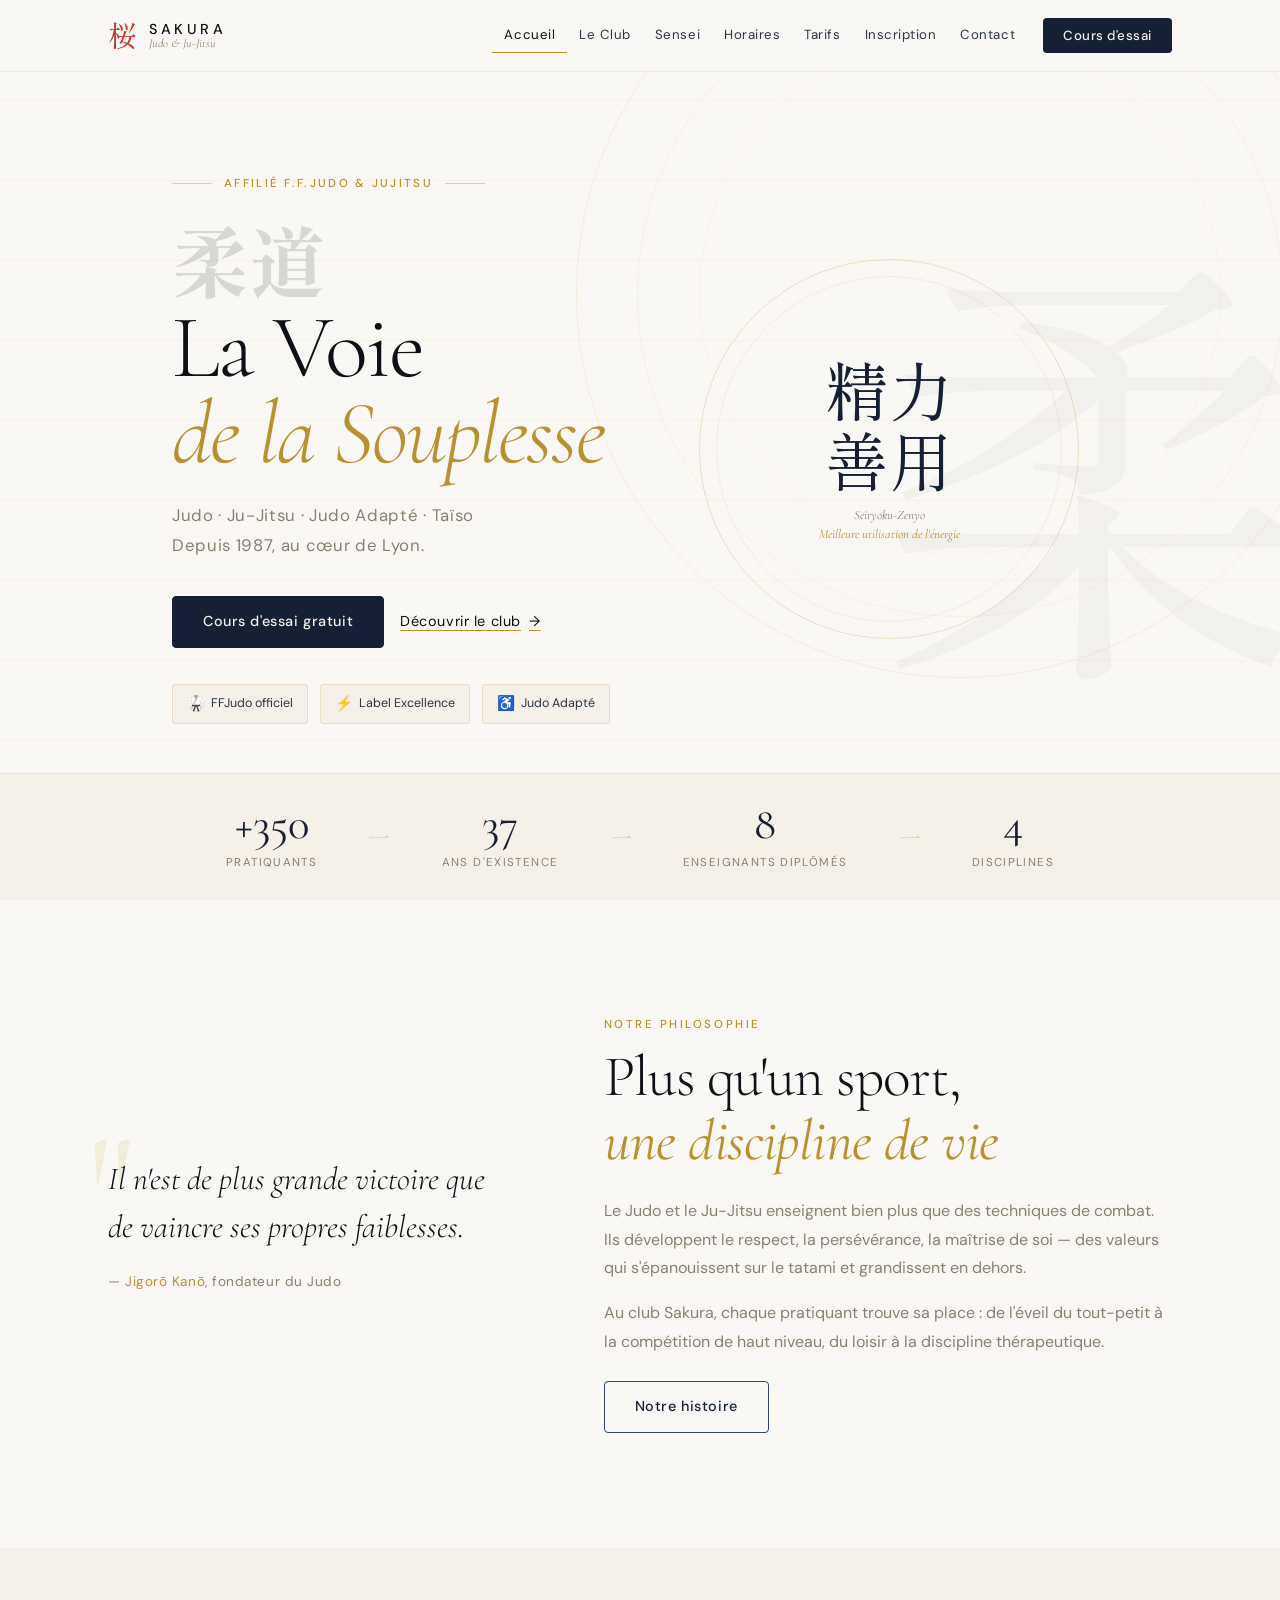
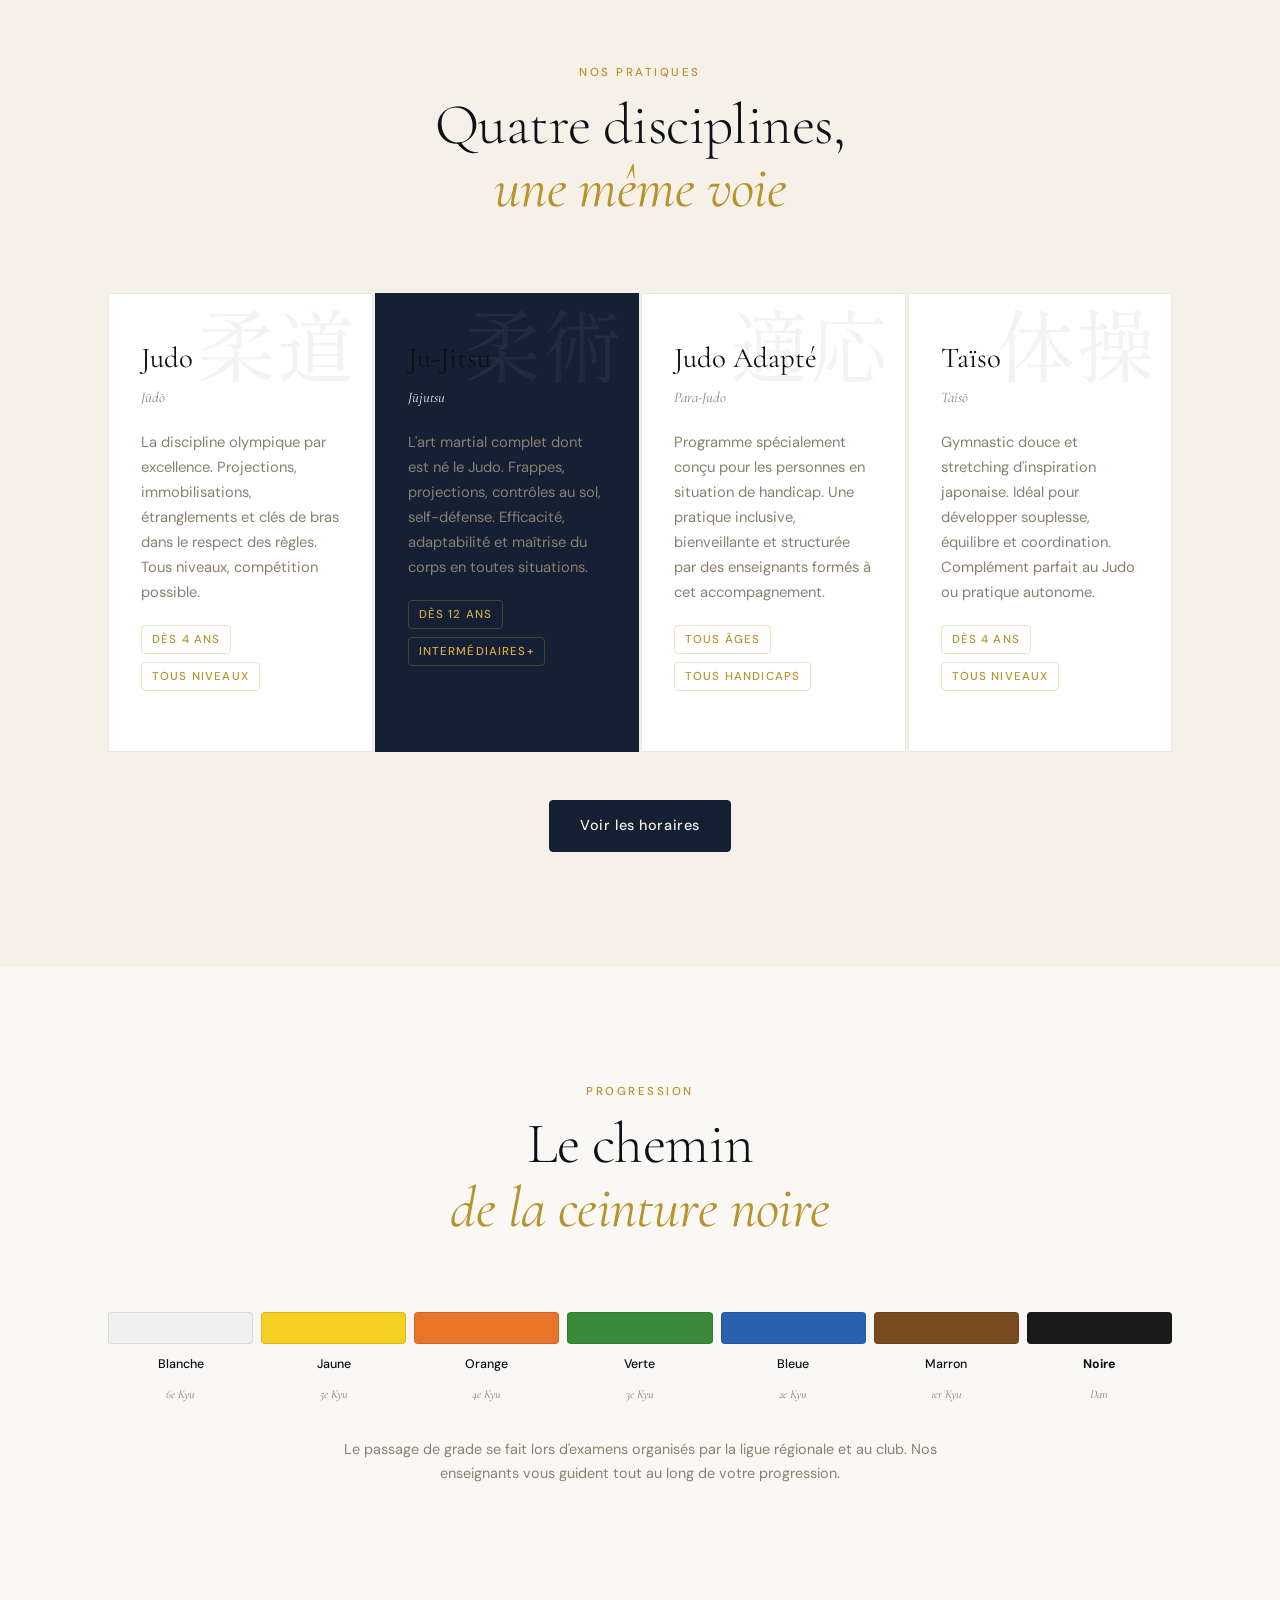
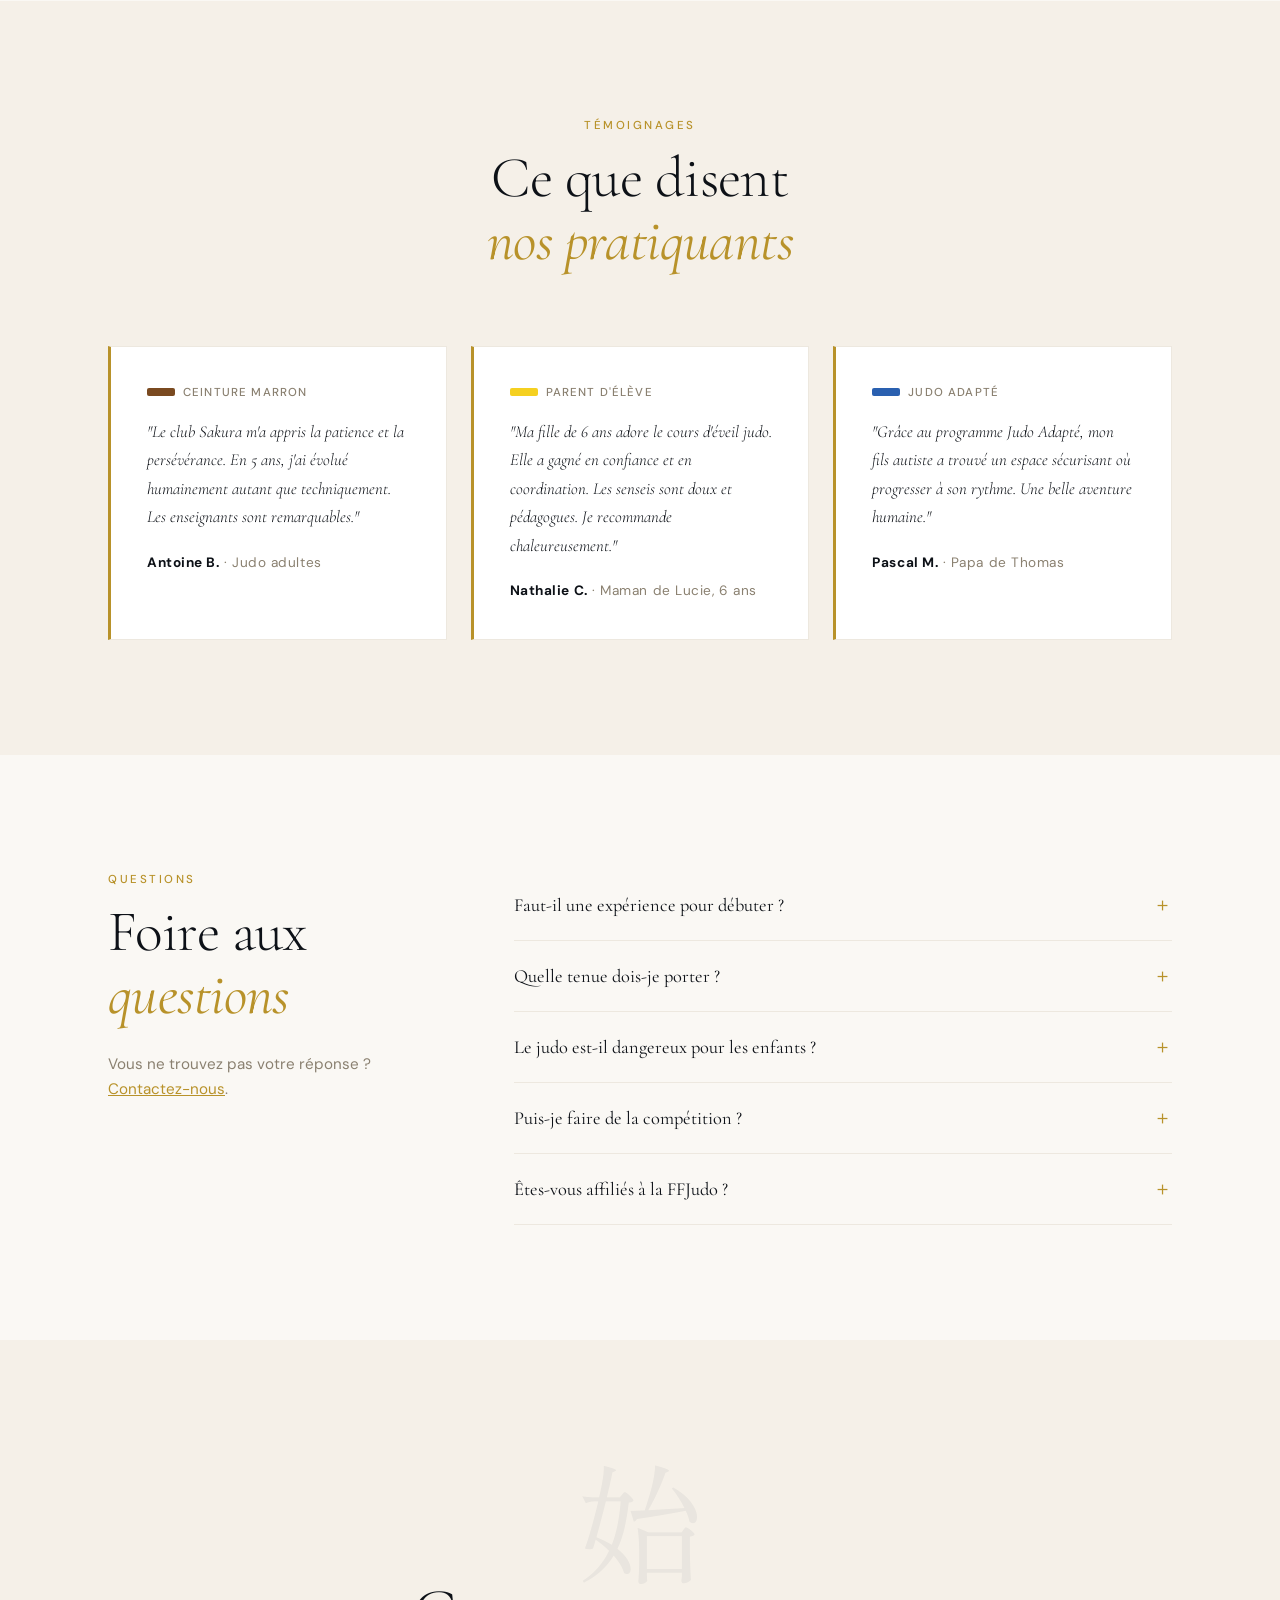
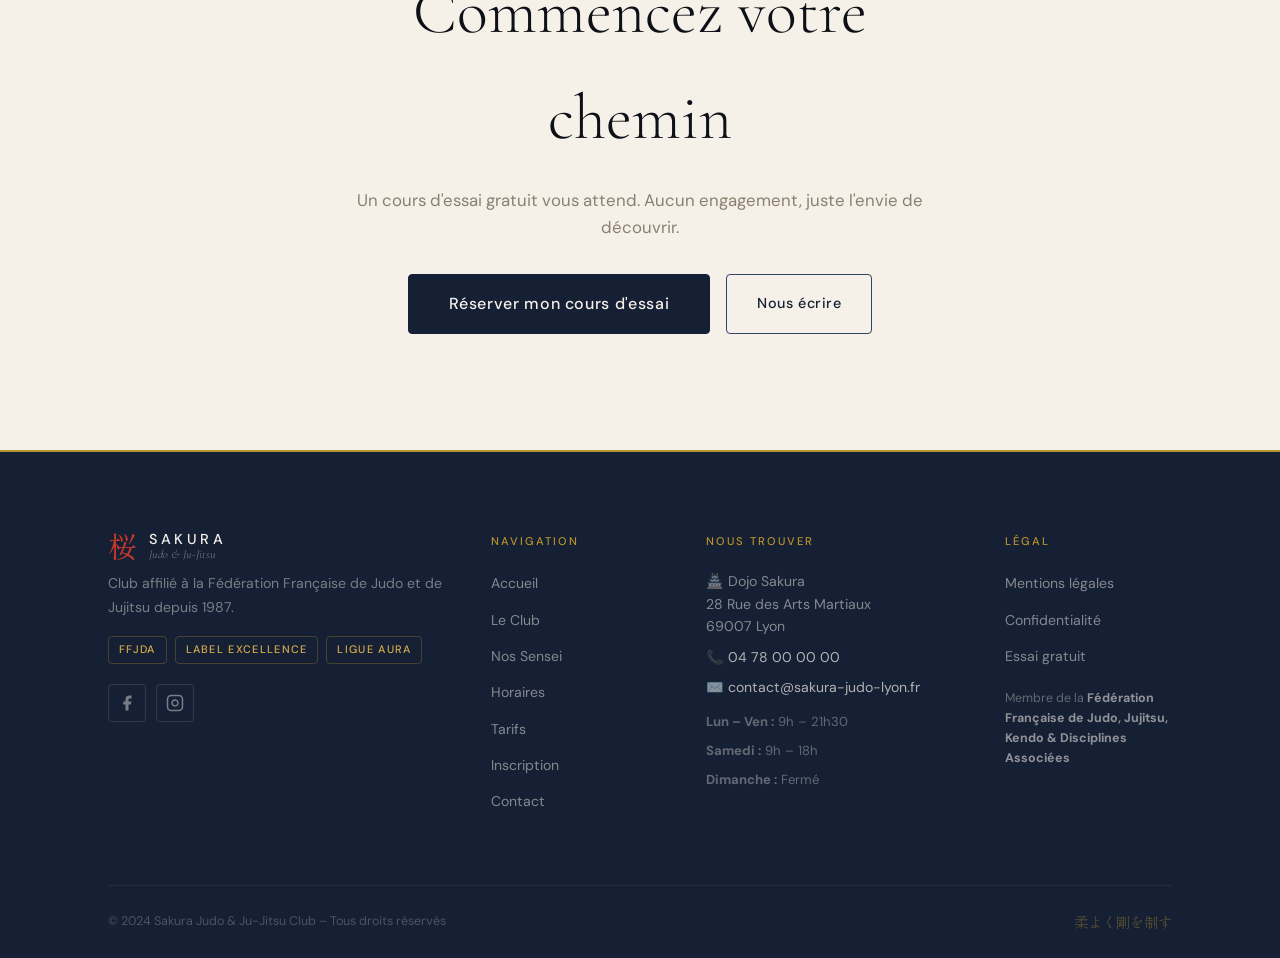
<file: index.html>
<!DOCTYPE html>
<html lang="fr">
<head>
  <meta charset="UTF-8">
  <meta name="viewport" content="width=device-width, initial-scale=1.0">
  <title>Sakura Judo & Ju-Jitsu Club | Fédération Française de Judo – Lyon</title>
  <meta name="description" content="Sakura Judo & Ju-Jitsu Club à Lyon, affilié à la Fédération Française de Judo et de Jujitsu. Judo, Ju-Jitsu, Judo Adapté, Taïso. Tous niveaux, dès 4 ans. Essai gratuit.">
  <meta name="keywords" content="judo Lyon, ju-jitsu Lyon, club judo, fédération française judo, cours judo enfants, judo adultes">
  <meta name="robots" content="index, follow">
  <meta property="og:title" content="Sakura Judo & Ju-Jitsu Club – Lyon">
  <meta property="og:description" content="Club affilié à la Fédération Française de Judo et de Jujitsu. La voie douce au cœur de Lyon.">
  <meta property="og:type" content="website">
  <link rel="preconnect" href="https://fonts.googleapis.com">
  <link href="https://fonts.googleapis.com/css2?family=Cormorant+Garamond:ital,wght@0,300;0,400;0,600;0,700;1,300;1,400&family=Shippori+Mincho:wght@400;500;700&family=DM+Sans:ital,wght@0,300;0,400;0,500;1,300&display=swap" rel="stylesheet">
  <link rel="stylesheet" href="judo-style.css">
</head>
<body>

  <!-- SKIP LINK -->
  <a href="#main-content" class="skip-link">Aller au contenu principal</a>

  <!-- HEADER -->
  <header class="header" role="banner">
    <nav class="nav" role="navigation" aria-label="Navigation principale">
      <a href="judo-index.html" class="nav__logo" aria-label="Sakura Judo Club – Accueil">
        <div class="logo-mon" aria-hidden="true">桜</div>
        <div class="logo-text-wrap">
          <span class="logo-name">SAKURA</span>
          <span class="logo-sub">Judo &amp; Ju-Jitsu</span>
        </div>
      </a>
      <button class="nav__burger" id="burgerBtn" aria-label="Ouvrir le menu" aria-expanded="false" aria-controls="navMenu">
        <span></span><span></span><span></span>
      </button>
      <ul class="nav__menu" id="navMenu" role="list">
        <li><a href="judo-index.html" class="nav__link active" aria-current="page">Accueil</a></li>
        <li><a href="judo-club.html" class="nav__link">Le Club</a></li>
        <li><a href="judo-sensei.html" class="nav__link">Sensei</a></li>
        <li><a href="judo-horaires.html" class="nav__link">Horaires</a></li>
        <li><a href="judo-tarifs.html" class="nav__link">Tarifs</a></li>
        <li><a href="judo-inscription.html" class="nav__link">Inscription</a></li>
        <li><a href="judo-contact.html" class="nav__link">Contact</a></li>
        <li><a href="judo-inscription.html" class="nav__cta">Cours d'essai</a></li>
      </ul>
    </nav>
  </header>

  <main id="main-content">

    <!-- HERO -->
    <section class="hero" aria-label="Section principale">
      <div class="hero__bg" aria-hidden="true">
        <div class="hero__circles">
          <div class="hero__circle hero__circle--1"></div>
          <div class="hero__circle hero__circle--2"></div>
          <div class="hero__circle hero__circle--3"></div>
        </div>
        <div class="hero__kanji-bg" aria-hidden="true">柔</div>
        <div class="hero__lines" aria-hidden="true"></div>
      </div>

      <div class="hero__content container">
        <div class="hero__left">
          <div class="hero__eyebrow reveal">
            <div class="eyebrow-line" aria-hidden="true"></div>
            <span>Affilié F.F.Judo &amp; Jujitsu</span>
            <div class="eyebrow-line" aria-hidden="true"></div>
          </div>
          <h1 class="hero__title reveal">
            <span class="hero__title-jp" lang="ja">柔道</span>
            <span class="hero__title-main">La Voie<br><em>de la Souplesse</em></span>
          </h1>
          <p class="hero__desc reveal">
            Judo · Ju-Jitsu · Judo Adapté · Taïso<br>
            Depuis 1987, au cœur de Lyon.
          </p>
          <div class="hero__actions reveal">
            <a href="judo-inscription.html" class="btn btn--primary">Cours d'essai gratuit</a>
            <a href="judo-club.html" class="btn btn--text">Découvrir le club <span aria-hidden="true">→</span></a>
          </div>
          <div class="hero__badges reveal" aria-label="Affiliations et certifications">
            <div class="badge">
              <span class="badge__icon" aria-hidden="true">🥋</span>
              <span>FFJudo officiel</span>
            </div>
            <div class="badge">
              <span class="badge__icon" aria-hidden="true">⚡</span>
              <span>Label Excellence</span>
            </div>
            <div class="badge">
              <span class="badge__icon" aria-hidden="true">♿</span>
              <span>Judo Adapté</span>
            </div>
          </div>
        </div>
        <div class="hero__right reveal" aria-hidden="true">
          <div class="hero__tatami-visual">
            <div class="tatami-frame">
              <div class="tatami-inner">
                <div class="tatami-kanji" lang="ja">精力<br>善用</div>
                <div class="tatami-caption">Seiryoku-Zenyo<br><em>Meilleure utilisation de l'énergie</em></div>
              </div>
            </div>
          </div>
        </div>
      </div>

      <div class="hero__stats" aria-label="Chiffres clés du club">
        <div class="stat-item reveal">
          <span class="stat-item__num">+350</span>
          <span class="stat-item__label">Pratiquants</span>
        </div>
        <div class="stat-sep" aria-hidden="true">一</div>
        <div class="stat-item reveal">
          <span class="stat-item__num">37</span>
          <span class="stat-item__label">Ans d'existence</span>
        </div>
        <div class="stat-sep" aria-hidden="true">一</div>
        <div class="stat-item reveal">
          <span class="stat-item__num">8</span>
          <span class="stat-item__label">Enseignants diplômés</span>
        </div>
        <div class="stat-sep" aria-hidden="true">一</div>
        <div class="stat-item reveal">
          <span class="stat-item__num">4</span>
          <span class="stat-item__label">Disciplines</span>
        </div>
      </div>
    </section>

    <!-- PHILOSOPHIE -->
    <section class="philosophy section" aria-labelledby="philo-title">
      <div class="container">
        <div class="philosophy__layout">
          <div class="philosophy__quote reveal" aria-label="Citation de Jigorō Kanō">
            <div class="quote-mark" aria-hidden="true">"</div>
            <blockquote>
              <p>Il n'est de plus grande victoire que de vaincre ses propres faiblesses.</p>
              <footer>— <cite>Jigorō Kanō</cite>, fondateur du Judo</footer>
            </blockquote>
          </div>
          <div class="philosophy__text reveal">
            <div class="section-tag">Notre philosophie</div>
            <h2 id="philo-title" class="section-title">Plus qu'un sport,<br><em>une discipline de vie</em></h2>
            <p>Le Judo et le Ju-Jitsu enseignent bien plus que des techniques de combat. Ils développent le respect, la persévérance, la maîtrise de soi — des valeurs qui s'épanouissent sur le tatami et grandissent en dehors.</p>
            <p>Au club Sakura, chaque pratiquant trouve sa place : de l'éveil du tout-petit à la compétition de haut niveau, du loisir à la discipline thérapeutique.</p>
            <a href="judo-club.html" class="btn btn--outline">Notre histoire</a>
          </div>
        </div>
      </div>
    </section>

    <!-- DISCIPLINES -->
    <section class="disciplines section section--light" aria-labelledby="disc-title">
      <div class="container">
        <div class="section-header reveal">
          <div class="section-tag">Nos pratiques</div>
          <h2 id="disc-title" class="section-title">Quatre disciplines,<br><em>une même voie</em></h2>
        </div>
        <div class="disciplines__grid">

          <article class="disc-card reveal" aria-label="Judo">
            <div class="disc-card__kanji" lang="ja" aria-hidden="true">柔道</div>
            <div class="disc-card__body">
              <h3>Judo</h3>
              <p class="disc-card__jp" lang="ja">Jūdō</p>
              <p>La discipline olympique par excellence. Projections, immobilisations, étranglements et clés de bras dans le respect des règles. Tous niveaux, compétition possible.</p>
              <div class="disc-card__meta">
                <span>Dès 4 ans</span>
                <span>Tous niveaux</span>
              </div>
            </div>
            <div class="disc-card__belt" aria-hidden="true">
              <div class="belt-stripe belt--white"></div>
              <div class="belt-stripe belt--yellow"></div>
              <div class="belt-stripe belt--orange"></div>
              <div class="belt-stripe belt--green"></div>
              <div class="belt-stripe belt--blue"></div>
              <div class="belt-stripe belt--brown"></div>
              <div class="belt-stripe belt--black"></div>
            </div>
          </article>

          <article class="disc-card disc-card--featured reveal" aria-label="Ju-Jitsu">
            <div class="disc-card__kanji" lang="ja" aria-hidden="true">柔術</div>
            <div class="disc-card__body">
              <h3>Ju-Jitsu</h3>
              <p class="disc-card__jp" lang="ja">Jūjutsu</p>
              <p>L'art martial complet dont est né le Judo. Frappes, projections, contrôles au sol, self-défense. Efficacité, adaptabilité et maîtrise du corps en toutes situations.</p>
              <div class="disc-card__meta">
                <span>Dès 12 ans</span>
                <span>Intermédiaires+</span>
              </div>
            </div>
          </article>

          <article class="disc-card reveal" aria-label="Judo Adapté">
            <div class="disc-card__kanji" lang="ja" aria-hidden="true">適応</div>
            <div class="disc-card__body">
              <h3>Judo Adapté</h3>
              <p class="disc-card__jp">Para-Judo</p>
              <p>Programme spécialement conçu pour les personnes en situation de handicap. Une pratique inclusive, bienveillante et structurée par des enseignants formés à cet accompagnement.</p>
              <div class="disc-card__meta">
                <span>Tous âges</span>
                <span>Tous handicaps</span>
              </div>
            </div>
          </article>

          <article class="disc-card reveal" aria-label="Taïso">
            <div class="disc-card__kanji" lang="ja" aria-hidden="true">体操</div>
            <div class="disc-card__body">
              <h3>Taïso</h3>
              <p class="disc-card__jp" lang="ja">Taisō</p>
              <p>Gymnastic douce et stretching d'inspiration japonaise. Idéal pour développer souplesse, équilibre et coordination. Complément parfait au Judo ou pratique autonome.</p>
              <div class="disc-card__meta">
                <span>Dès 4 ans</span>
                <span>Tous niveaux</span>
              </div>
            </div>
          </article>

        </div>
        <div class="disciplines__cta reveal">
          <a href="judo-horaires.html" class="btn btn--primary">Voir les horaires</a>
        </div>
      </div>
    </section>

    <!-- PROGRESSION / CEINTURES -->
    <section class="belts section" aria-labelledby="belts-title">
      <div class="container">
        <div class="section-header reveal">
          <div class="section-tag">Progression</div>
          <h2 id="belts-title" class="section-title">Le chemin<br><em>de la ceinture noire</em></h2>
        </div>
        <div class="belts__track reveal" role="list" aria-label="Grades et ceintures de judo">
          <div class="belt-grade" role="listitem">
            <div class="belt-grade__band bg-white" aria-label="Ceinture blanche"></div>
            <span class="belt-grade__name">Blanche</span>
            <span class="belt-grade__grade">6e Kyu</span>
          </div>
          <div class="belt-grade" role="listitem">
            <div class="belt-grade__band bg-yellow" aria-label="Ceinture jaune"></div>
            <span class="belt-grade__name">Jaune</span>
            <span class="belt-grade__grade">5e Kyu</span>
          </div>
          <div class="belt-grade" role="listitem">
            <div class="belt-grade__band bg-orange" aria-label="Ceinture orange"></div>
            <span class="belt-grade__name">Orange</span>
            <span class="belt-grade__grade">4e Kyu</span>
          </div>
          <div class="belt-grade" role="listitem">
            <div class="belt-grade__band bg-green" aria-label="Ceinture verte"></div>
            <span class="belt-grade__name">Verte</span>
            <span class="belt-grade__grade">3e Kyu</span>
          </div>
          <div class="belt-grade" role="listitem">
            <div class="belt-grade__band bg-blue" aria-label="Ceinture bleue"></div>
            <span class="belt-grade__name">Bleue</span>
            <span class="belt-grade__grade">2e Kyu</span>
          </div>
          <div class="belt-grade" role="listitem">
            <div class="belt-grade__band bg-brown" aria-label="Ceinture marron"></div>
            <span class="belt-grade__name">Marron</span>
            <span class="belt-grade__grade">1er Kyu</span>
          </div>
          <div class="belt-grade belt-grade--black" role="listitem">
            <div class="belt-grade__band bg-black" aria-label="Ceinture noire"></div>
            <span class="belt-grade__name">Noire</span>
            <span class="belt-grade__grade">Dan</span>
          </div>
        </div>
        <p class="belts__note reveal">Le passage de grade se fait lors d'examens organisés par la ligue régionale et au club. Nos enseignants vous guident tout au long de votre progression.</p>
      </div>
    </section>

    <!-- TÉMOIGNAGES -->
    <section class="testimonials section section--light" aria-labelledby="testi-title">
      <div class="container">
        <div class="section-header reveal">
          <div class="section-tag">Témoignages</div>
          <h2 id="testi-title" class="section-title">Ce que disent<br><em>nos pratiquants</em></h2>
        </div>
        <div class="testimonials__grid">
          <blockquote class="testi-card reveal">
            <div class="testi-card__grade" aria-label="Ceinture marron">
              <div class="mini-belt bg-brown" aria-hidden="true"></div>
              <span>Ceinture Marron</span>
            </div>
            <p>"Le club Sakura m'a appris la patience et la persévérance. En 5 ans, j'ai évolué humainement autant que techniquement. Les enseignants sont remarquables."</p>
            <footer><strong>Antoine B.</strong> · Judo adultes</footer>
          </blockquote>
          <blockquote class="testi-card reveal">
            <div class="testi-card__grade" aria-label="Parent d'élève">
              <div class="mini-belt bg-yellow" aria-hidden="true"></div>
              <span>Parent d'élève</span>
            </div>
            <p>"Ma fille de 6 ans adore le cours d'éveil judo. Elle a gagné en confiance et en coordination. Les senseis sont doux et pédagogues. Je recommande chaleureusement."</p>
            <footer><strong>Nathalie C.</strong> · Maman de Lucie, 6 ans</footer>
          </blockquote>
          <blockquote class="testi-card reveal">
            <div class="testi-card__grade" aria-label="Judo Adapté">
              <div class="mini-belt bg-blue" aria-hidden="true"></div>
              <span>Judo Adapté</span>
            </div>
            <p>"Grâce au programme Judo Adapté, mon fils autiste a trouvé un espace sécurisant où progresser à son rythme. Une belle aventure humaine."</p>
            <footer><strong>Pascal M.</strong> · Papa de Thomas</footer>
          </blockquote>
        </div>
      </div>
    </section>

    <!-- FAQ -->
    <section class="faq section" aria-labelledby="faq-title">
      <div class="container">
        <div class="faq__layout">
          <div class="faq__header reveal">
            <div class="section-tag">Questions</div>
            <h2 id="faq-title" class="section-title">Foire aux<br><em>questions</em></h2>
            <p>Vous ne trouvez pas votre réponse ? <a href="judo-contact.html">Contactez-nous</a>.</p>
          </div>
          <div class="faq__list">
            <div class="faq-item reveal">
              <button class="faq-item__q" aria-expanded="false" aria-controls="faq1">
                <span>Faut-il une expérience pour débuter ?</span>
                <span class="faq-arrow" aria-hidden="true">＋</span>
              </button>
              <div class="faq-item__a" id="faq1" hidden>
                <p>Non, absolument pas. Nos cours débutants accueillent les personnes sans aucune expérience. Les cours d'éveil judo acceptent les enfants dès 4 ans.</p>
              </div>
            </div>
            <div class="faq-item reveal">
              <button class="faq-item__q" aria-expanded="false" aria-controls="faq2">
                <span>Quelle tenue dois-je porter ?</span>
                <span class="faq-arrow" aria-hidden="true">＋</span>
              </button>
              <div class="faq-item__a" id="faq2" hidden>
                <p>Pour l'essai, une tenue de sport confortable suffit. Après inscription, un judogi (kimono) est obligatoire. Nous en avons à la vente et en location au club.</p>
              </div>
            </div>
            <div class="faq-item reveal">
              <button class="faq-item__q" aria-expanded="false" aria-controls="faq3">
                <span>Le judo est-il dangereux pour les enfants ?</span>
                <span class="faq-arrow" aria-hidden="true">＋</span>
              </button>
              <div class="faq-item__a" id="faq3" hidden>
                <p>Le judo est une discipline très réglementée et sécurisée pour les enfants. Nos tatamis sont homologués, et l'apprentissage des chutes (ukemi) précède toute projection. Nos enseignants diplômés veillent à la sécurité de chacun.</p>
              </div>
            </div>
            <div class="faq-item reveal">
              <button class="faq-item__q" aria-expanded="false" aria-controls="faq4">
                <span>Puis-je faire de la compétition ?</span>
                <span class="faq-arrow" aria-hidden="true">＋</span>
              </button>
              <div class="faq-item__a" id="faq4" hidden>
                <p>La compétition est possible à partir de la ceinture jaune pour les enfants et orange pour les adultes. Elle n'est jamais obligatoire — le loisir et la progression personnelle sont tout aussi valorisés au club.</p>
              </div>
            </div>
            <div class="faq-item reveal">
              <button class="faq-item__q" aria-expanded="false" aria-controls="faq5">
                <span>Êtes-vous affiliés à la FFJudo ?</span>
                <span class="faq-arrow" aria-hidden="true">＋</span>
              </button>
              <div class="faq-item__a" id="faq5" hidden>
                <p>Oui, le club Sakura est officiellement affilié à la Fédération Française de Judo, Jujitsu, Kendo et Disciplines Associées (FFJDA). Tous nos enseignants sont diplômés d'État ou titulaires du CQP.</p>
              </div>
            </div>
          </div>
        </div>
      </div>
    </section>

    <!-- CTA FINAL -->
    <section class="cta-final section section--light" aria-labelledby="cta-title">
      <div class="container">
        <div class="cta-final__content reveal">
          <div class="cta-final__kanji" aria-hidden="true" lang="ja">始</div>
          <h2 id="cta-title">Commencez votre chemin</h2>
          <p>Un cours d'essai gratuit vous attend. Aucun engagement, juste l'envie de découvrir.</p>
          <div class="cta-final__actions">
            <a href="judo-inscription.html" class="btn btn--primary btn--large">Réserver mon cours d'essai</a>
            <a href="judo-contact.html" class="btn btn--outline">Nous écrire</a>
          </div>
        </div>
      </div>
    </section>

  </main>

  <!-- FOOTER -->
  <footer class="footer" role="contentinfo">
    <div class="container">
      <div class="footer__grid">
        <div class="footer__brand">
          <a href="judo-index.html" class="nav__logo footer__logo" aria-label="Sakura Judo Club">
            <div class="logo-mon" aria-hidden="true">桜</div>
            <div class="logo-text-wrap">
              <span class="logo-name">SAKURA</span>
              <span class="logo-sub">Judo &amp; Ju-Jitsu</span>
            </div>
          </a>
          <p>Club affilié à la Fédération Française de Judo et de Jujitsu depuis 1987.</p>
          <div class="footer__affil">
            <span class="affil-badge">FFJDA</span>
            <span class="affil-badge">Label Excellence</span>
            <span class="affil-badge">Ligue AURA</span>
          </div>
          <div class="footer__social">
            <a href="https://facebook.com" target="_blank" rel="noopener noreferrer" class="social-link" aria-label="Facebook Sakura Judo">
              <svg width="18" height="18" viewBox="0 0 24 24" fill="currentColor" aria-hidden="true"><path d="M18 2h-3a5 5 0 0 0-5 5v3H7v4h3v8h4v-8h3l1-4h-4V7a1 1 0 0 1 1-1h3z"/></svg>
            </a>
            <a href="https://instagram.com" target="_blank" rel="noopener noreferrer" class="social-link" aria-label="Instagram Sakura Judo">
              <svg width="18" height="18" viewBox="0 0 24 24" fill="none" stroke="currentColor" stroke-width="2" aria-hidden="true"><rect x="2" y="2" width="20" height="20" rx="5" ry="5"/><path d="M16 11.37A4 4 0 1 1 12.63 8 4 4 0 0 1 16 11.37z"/><line x1="17.5" y1="6.5" x2="17.51" y2="6.5"/></svg>
            </a>
          </div>
        </div>
        <nav class="footer__nav" aria-label="Navigation secondaire">
          <h3>Navigation</h3>
          <ul role="list">
            <li><a href="judo-index.html">Accueil</a></li>
            <li><a href="judo-club.html">Le Club</a></li>
            <li><a href="judo-sensei.html">Nos Sensei</a></li>
            <li><a href="judo-horaires.html">Horaires</a></li>
            <li><a href="judo-tarifs.html">Tarifs</a></li>
            <li><a href="judo-inscription.html">Inscription</a></li>
            <li><a href="judo-contact.html">Contact</a></li>
          </ul>
        </nav>
        <div class="footer__contact">
          <h3>Nous trouver</h3>
          <address>
            <p>🏯 Dojo Sakura<br>28 Rue des Arts Martiaux<br>69007 Lyon</p>
            <p>📞 <a href="tel:+33478000000">04 78 00 00 00</a></p>
            <p>✉️ <a href="mailto:contact@sakura-judo-lyon.fr">contact@sakura-judo-lyon.fr</a></p>
          </address>
          <div class="footer__hours">
            <p><strong>Lun – Ven :</strong> 9h – 21h30</p>
            <p><strong>Samedi :</strong> 9h – 18h</p>
            <p><strong>Dimanche :</strong> Fermé</p>
          </div>
        </div>
        <div class="footer__legal">
          <h3>Légal</h3>
          <ul role="list">
            <li><a href="judo-mentions.html">Mentions légales</a></li>
            <li><a href="judo-confidentialite.html">Confidentialité</a></li>
            <li><a href="judo-inscription.html">Essai gratuit</a></li>
          </ul>
          <div class="footer__ffjuda" aria-label="Affiliation Fédération Française de Judo">
            <p class="footer__ffjuda-text">Membre de la <strong>Fédération Française de Judo, Jujitsu, Kendo &amp; Disciplines Associées</strong></p>
          </div>
        </div>
      </div>
      <div class="footer__bottom">
        <p>&copy; 2024 Sakura Judo &amp; Ju-Jitsu Club – Tous droits réservés</p>
        <p lang="ja" title="La voie douce">柔よく剛を制す</p>
      </div>
    </div>
  </footer>

  <script src="judo-script.js"></script>
</body>
</html>
</file>
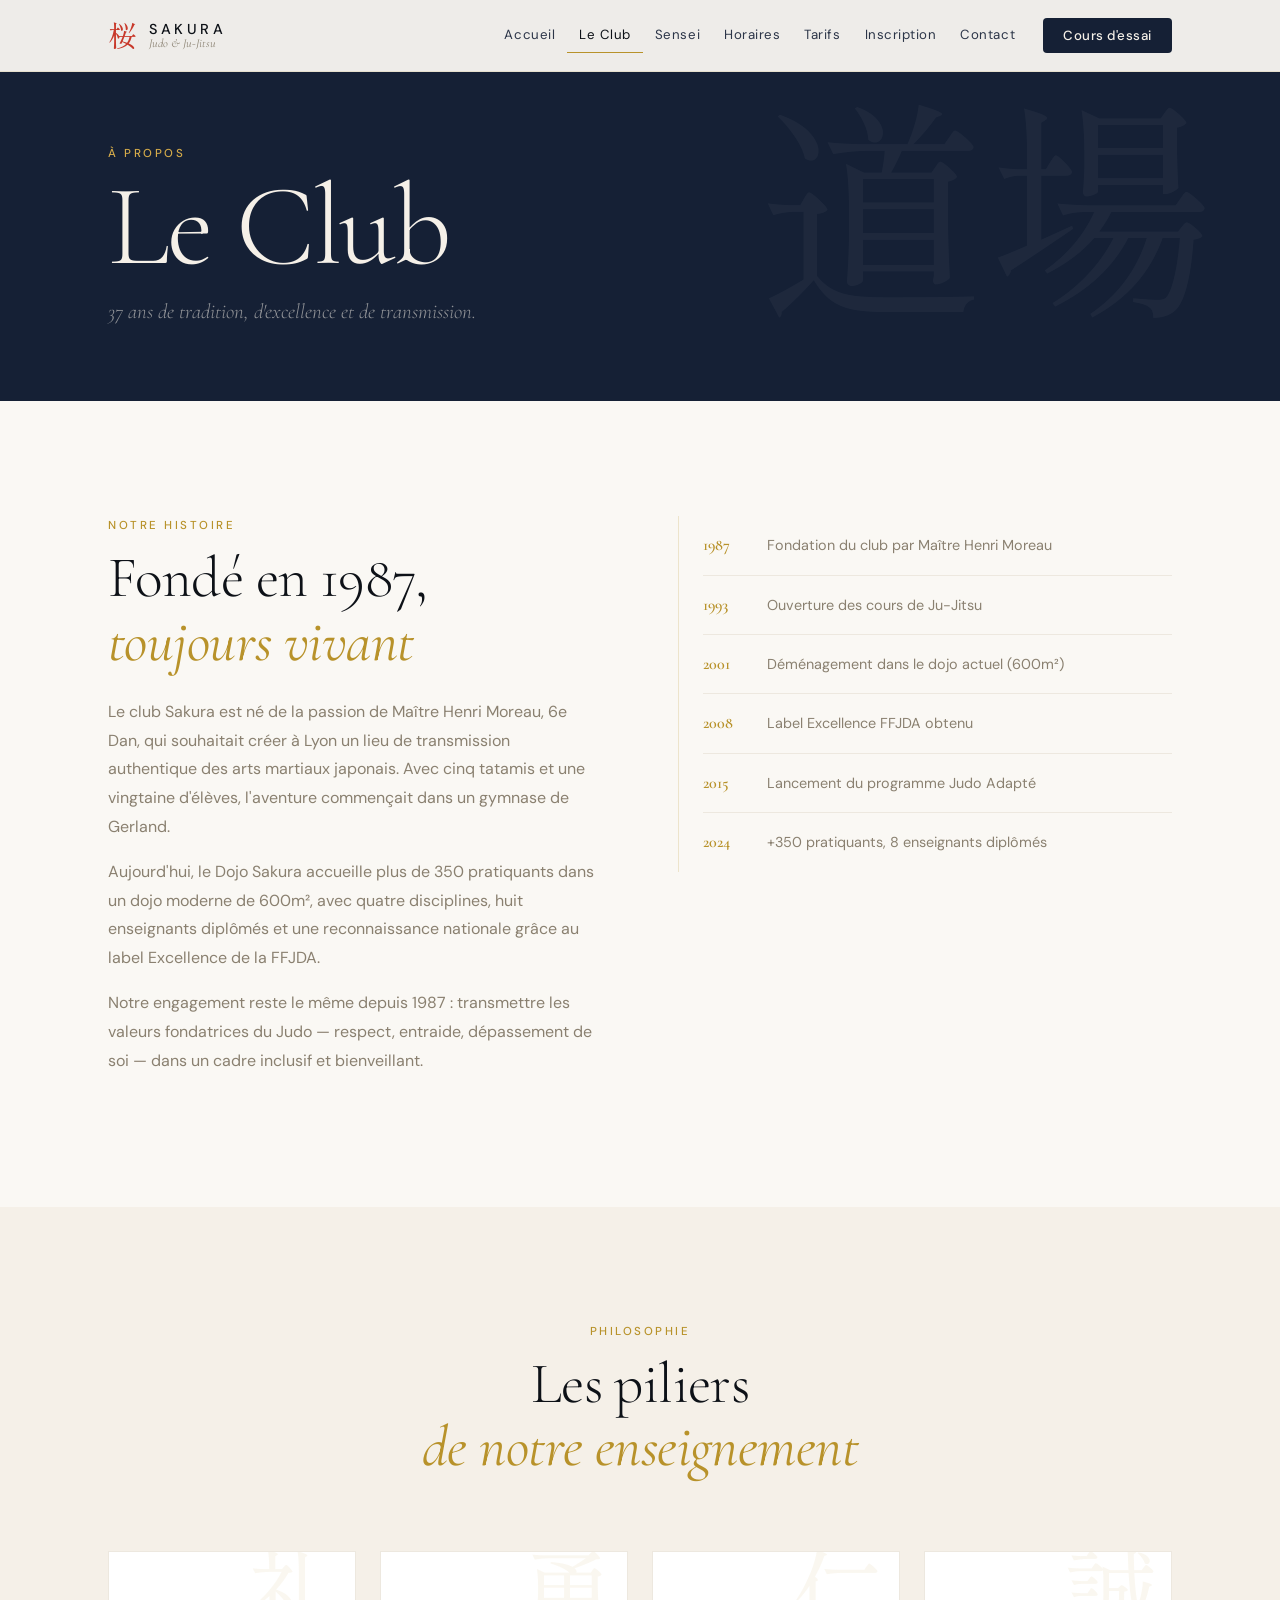
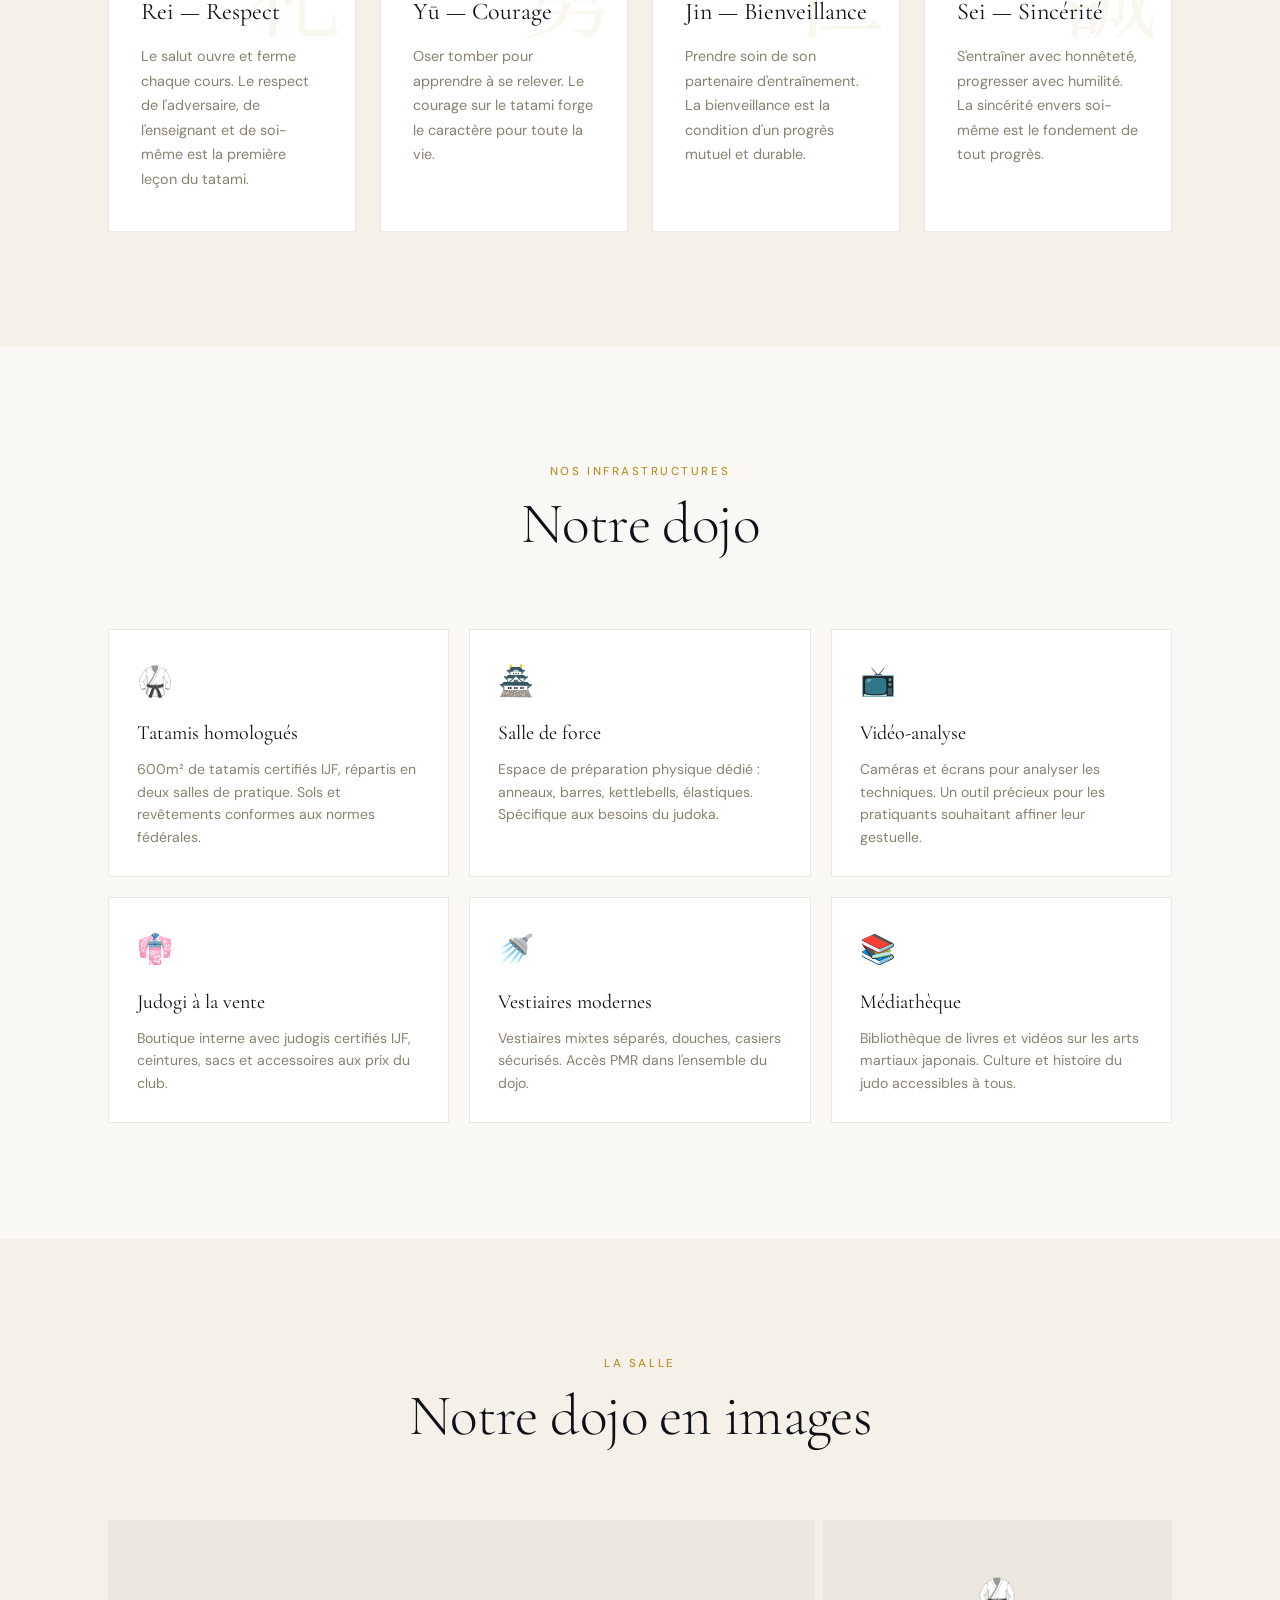
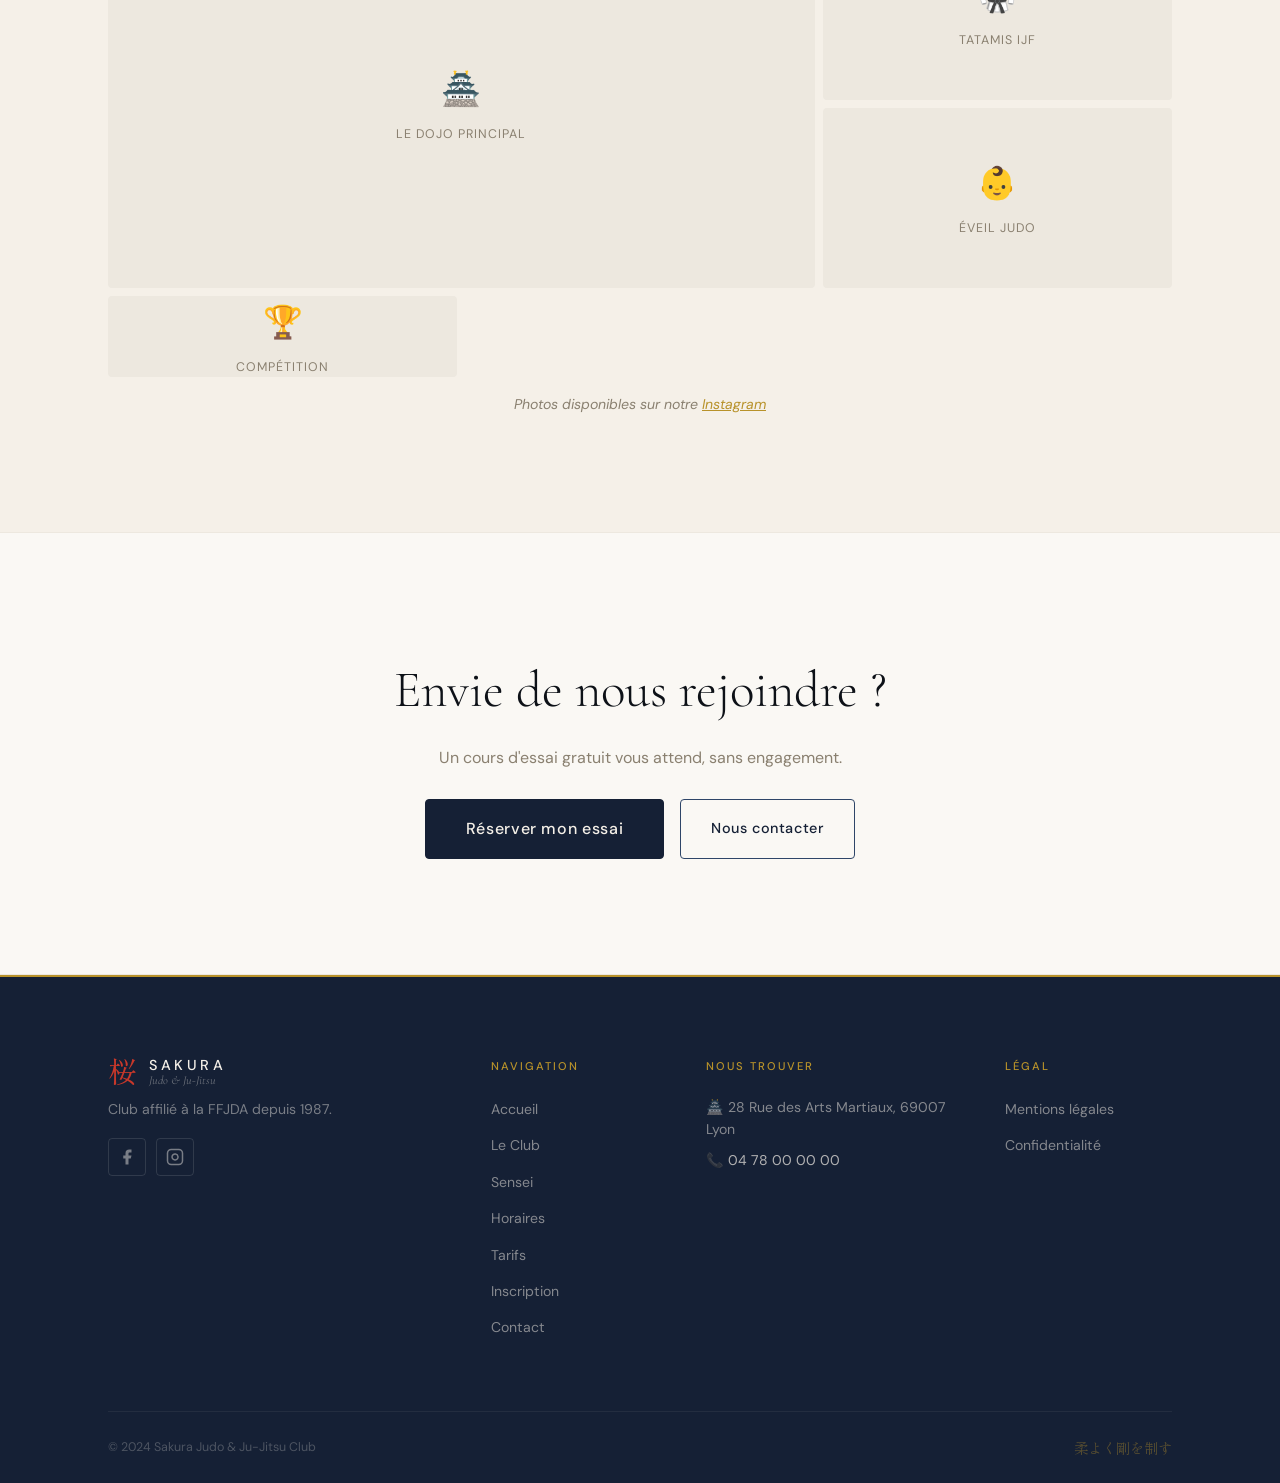
<file: judo-club.html>
<!DOCTYPE html>
<html lang="fr">
<head>
  <meta charset="UTF-8"><meta name="viewport" content="width=device-width, initial-scale=1.0">
  <title>Le Club | Sakura Judo & Ju-Jitsu – Lyon</title>
  <meta name="description" content="Découvrez l'histoire du club Sakura Judo et Ju-Jitsu de Lyon, affilié à la FFJDA. Nos valeurs, notre dojo, nos équipements depuis 1987.">
  <link rel="preconnect" href="https://fonts.googleapis.com">
  <link href="https://fonts.googleapis.com/css2?family=Cormorant+Garamond:ital,wght@0,300;0,400;0,600;0,700;1,300;1,400&family=Shippori+Mincho:wght@400;500;700&family=DM+Sans:ital,wght@0,300;0,400;0,500;1,300&display=swap" rel="stylesheet">
  <link rel="stylesheet" href="judo-style.css">
</head>
<body>
  <a href="#main-content" class="skip-link">Aller au contenu principal</a>
  <header class="header" role="banner">
    <nav class="nav" role="navigation" aria-label="Navigation principale">
      <a href="judo-index.html" class="nav__logo"><div class="logo-mon" aria-hidden="true">桜</div><div class="logo-text-wrap"><span class="logo-name">SAKURA</span><span class="logo-sub">Judo &amp; Ju-Jitsu</span></div></a>
      <button class="nav__burger" id="burgerBtn" aria-label="Ouvrir le menu" aria-expanded="false" aria-controls="navMenu"><span></span><span></span><span></span></button>
      <ul class="nav__menu" id="navMenu" role="list">
        <li><a href="judo-index.html" class="nav__link">Accueil</a></li>
        <li><a href="judo-club.html" class="nav__link active" aria-current="page">Le Club</a></li>
        <li><a href="judo-sensei.html" class="nav__link">Sensei</a></li>
        <li><a href="judo-horaires.html" class="nav__link">Horaires</a></li>
        <li><a href="judo-tarifs.html" class="nav__link">Tarifs</a></li>
        <li><a href="judo-inscription.html" class="nav__link">Inscription</a></li>
        <li><a href="judo-contact.html" class="nav__link">Contact</a></li>
        <li><a href="judo-inscription.html" class="nav__cta">Cours d'essai</a></li>
      </ul>
    </nav>
  </header>
  <main id="main-content">
    <section class="page-hero" aria-label="En-tête Le Club">
      <div class="page-hero__deco" aria-hidden="true"><span lang="ja">道場</span></div>
      <div class="container"><div class="page-hero__content">
        <div class="section-tag reveal">À propos</div>
        <h1 class="page-hero__title reveal">Le Club</h1>
        <p class="page-hero__sub reveal">37 ans de tradition, d'excellence et de transmission.</p>
      </div></div>
    </section>

    <!-- HISTOIRE -->
    <section class="section" aria-labelledby="hist-title">
      <div class="container">
        <div class="two-col">
          <div class="two-col__text reveal">
            <div class="section-tag">Notre histoire</div>
            <h2 id="hist-title" class="section-title">Fondé en 1987,<br><em>toujours vivant</em></h2>
            <p>Le club Sakura est né de la passion de Maître Henri Moreau, 6e Dan, qui souhaitait créer à Lyon un lieu de transmission authentique des arts martiaux japonais. Avec cinq tatamis et une vingtaine d'élèves, l'aventure commençait dans un gymnase de Gerland.</p>
            <p>Aujourd'hui, le Dojo Sakura accueille plus de 350 pratiquants dans un dojo moderne de 600m², avec quatre disciplines, huit enseignants diplômés et une reconnaissance nationale grâce au label Excellence de la FFJDA.</p>
            <p>Notre engagement reste le même depuis 1987 : transmettre les valeurs fondatrices du Judo — respect, entraide, dépassement de soi — dans un cadre inclusif et bienveillant.</p>
          </div>
          <div class="two-col__timeline reveal">
            <div class="vert-timeline">
              <div class="vert-tl-item"><span class="vert-tl-year">1987</span><span class="vert-tl-text">Fondation du club par Maître Henri Moreau</span></div>
              <div class="vert-tl-item"><span class="vert-tl-year">1993</span><span class="vert-tl-text">Ouverture des cours de Ju-Jitsu</span></div>
              <div class="vert-tl-item"><span class="vert-tl-year">2001</span><span class="vert-tl-text">Déménagement dans le dojo actuel (600m²)</span></div>
              <div class="vert-tl-item"><span class="vert-tl-year">2008</span><span class="vert-tl-text">Label Excellence FFJDA obtenu</span></div>
              <div class="vert-tl-item"><span class="vert-tl-year">2015</span><span class="vert-tl-text">Lancement du programme Judo Adapté</span></div>
              <div class="vert-tl-item"><span class="vert-tl-year">2024</span><span class="vert-tl-text">+350 pratiquants, 8 enseignants diplômés</span></div>
            </div>
          </div>
        </div>
      </div>
    </section>

    <!-- VALEURS -->
    <section class="section section--light" aria-labelledby="vals-title">
      <div class="container">
        <div class="section-header reveal"><div class="section-tag">Philosophie</div><h2 id="vals-title" class="section-title">Les piliers<br><em>de notre enseignement</em></h2></div>
        <div class="values-grid">
          <div class="val-card reveal">
            <div class="val-card__kanji" lang="ja" aria-hidden="true">礼</div>
            <h3>Rei — Respect</h3>
            <p>Le salut ouvre et ferme chaque cours. Le respect de l'adversaire, de l'enseignant et de soi-même est la première leçon du tatami.</p>
          </div>
          <div class="val-card reveal">
            <div class="val-card__kanji" lang="ja" aria-hidden="true">勇</div>
            <h3>Yū — Courage</h3>
            <p>Oser tomber pour apprendre à se relever. Le courage sur le tatami forge le caractère pour toute la vie.</p>
          </div>
          <div class="val-card reveal">
            <div class="val-card__kanji" lang="ja" aria-hidden="true">仁</div>
            <h3>Jin — Bienveillance</h3>
            <p>Prendre soin de son partenaire d'entraînement. La bienveillance est la condition d'un progrès mutuel et durable.</p>
          </div>
          <div class="val-card reveal">
            <div class="val-card__kanji" lang="ja" aria-hidden="true">誠</div>
            <h3>Sei — Sincérité</h3>
            <p>S'entraîner avec honnêteté, progresser avec humilité. La sincérité envers soi-même est le fondement de tout progrès.</p>
          </div>
        </div>
      </div>
    </section>

    <!-- DOJO / ÉQUIPEMENTS -->
    <section class="section" aria-labelledby="dojo-title">
      <div class="container">
        <div class="section-header reveal"><div class="section-tag">Nos infrastructures</div><h2 id="dojo-title" class="section-title">Notre dojo</h2></div>
        <div class="equip-grid">
          <div class="equip-card reveal"><div class="equip-card__icon" aria-hidden="true">🥋</div><h3>Tatamis homologués</h3><p>600m² de tatamis certifiés IJF, répartis en deux salles de pratique. Sols et revêtements conformes aux normes fédérales.</p></div>
          <div class="equip-card reveal"><div class="equip-card__icon" aria-hidden="true">🏯</div><h3>Salle de force</h3><p>Espace de préparation physique dédié : anneaux, barres, kettlebells, élastiques. Spécifique aux besoins du judoka.</p></div>
          <div class="equip-card reveal"><div class="equip-card__icon" aria-hidden="true">📺</div><h3>Vidéo-analyse</h3><p>Caméras et écrans pour analyser les techniques. Un outil précieux pour les pratiquants souhaitant affiner leur gestuelle.</p></div>
          <div class="equip-card reveal"><div class="equip-card__icon" aria-hidden="true">👘</div><h3>Judogi à la vente</h3><p>Boutique interne avec judogis certifiés IJF, ceintures, sacs et accessoires aux prix du club.</p></div>
          <div class="equip-card reveal"><div class="equip-card__icon" aria-hidden="true">🚿</div><h3>Vestiaires modernes</h3><p>Vestiaires mixtes séparés, douches, casiers sécurisés. Accès PMR dans l'ensemble du dojo.</p></div>
          <div class="equip-card reveal"><div class="equip-card__icon" aria-hidden="true">📚</div><h3>Médiathèque</h3><p>Bibliothèque de livres et vidéos sur les arts martiaux japonais. Culture et histoire du judo accessibles à tous.</p></div>
        </div>
      </div>
    </section>

    <!-- GALERIE -->
    <section class="section section--light" aria-labelledby="gallery-title">
      <div class="container">
        <div class="section-header reveal"><div class="section-tag">La salle</div><h2 id="gallery-title" class="section-title">Notre dojo en images</h2></div>
        <div class="gallery-grid reveal">
          <div class="gallery-item gallery-item--wide" aria-label="Vue principale du dojo"><div class="gallery-ph"><span>🏯</span><p>Le Dojo Principal</p></div></div>
          <div class="gallery-item" aria-label="Les tatamis"><div class="gallery-ph"><span>🥋</span><p>Tatamis IJF</p></div></div>
          <div class="gallery-item" aria-label="Cours enfants"><div class="gallery-ph"><span>👶</span><p>Éveil Judo</p></div></div>
          <div class="gallery-item" aria-label="Compétition"><div class="gallery-ph"><span>🏆</span><p>Compétition</p></div></div>
        </div>
        <p class="gallery-note reveal"><em>Photos disponibles sur notre <a href="https://instagram.com" target="_blank" rel="noopener">Instagram</a></em></p>
      </div>
    </section>

    <section class="cta-band section" aria-labelledby="cta-club"><div class="container"><div class="cta-band__content reveal"><h2 id="cta-club">Envie de nous rejoindre ?</h2><p>Un cours d'essai gratuit vous attend, sans engagement.</p><div class="cta-band__actions"><a href="judo-inscription.html" class="btn btn--primary btn--large">Réserver mon essai</a><a href="judo-contact.html" class="btn btn--outline">Nous contacter</a></div></div></div></section>
  </main>

  <footer class="footer" role="contentinfo">
    <div class="container">
      <div class="footer__grid">
        <div class="footer__brand"><a href="judo-index.html" class="nav__logo footer__logo"><div class="logo-mon" aria-hidden="true">桜</div><div class="logo-text-wrap"><span class="logo-name">SAKURA</span><span class="logo-sub">Judo &amp; Ju-Jitsu</span></div></a><p>Club affilié à la FFJDA depuis 1987.</p><div class="footer__social"><a href="https://facebook.com" target="_blank" rel="noopener noreferrer" class="social-link" aria-label="Facebook"><svg width="18" height="18" viewBox="0 0 24 24" fill="currentColor" aria-hidden="true"><path d="M18 2h-3a5 5 0 0 0-5 5v3H7v4h3v8h4v-8h3l1-4h-4V7a1 1 0 0 1 1-1h3z"/></svg></a><a href="https://instagram.com" target="_blank" rel="noopener noreferrer" class="social-link" aria-label="Instagram"><svg width="18" height="18" viewBox="0 0 24 24" fill="none" stroke="currentColor" stroke-width="2" aria-hidden="true"><rect x="2" y="2" width="20" height="20" rx="5" ry="5"/><path d="M16 11.37A4 4 0 1 1 12.63 8 4 4 0 0 1 16 11.37z"/><line x1="17.5" y1="6.5" x2="17.51" y2="6.5"/></svg></a></div></div>
        <nav class="footer__nav" aria-label="Navigation"><h3>Navigation</h3><ul role="list"><li><a href="judo-index.html">Accueil</a></li><li><a href="judo-club.html">Le Club</a></li><li><a href="judo-sensei.html">Sensei</a></li><li><a href="judo-horaires.html">Horaires</a></li><li><a href="judo-tarifs.html">Tarifs</a></li><li><a href="judo-inscription.html">Inscription</a></li><li><a href="judo-contact.html">Contact</a></li></ul></nav>
        <div class="footer__contact"><h3>Nous trouver</h3><address><p>🏯 28 Rue des Arts Martiaux, 69007 Lyon</p><p>📞 <a href="tel:+33478000000">04 78 00 00 00</a></p></address></div>
        <div class="footer__legal"><h3>Légal</h3><ul role="list"><li><a href="judo-mentions.html">Mentions légales</a></li><li><a href="judo-confidentialite.html">Confidentialité</a></li></ul></div>
      </div>
      <div class="footer__bottom"><p>&copy; 2024 Sakura Judo &amp; Ju-Jitsu Club</p><p lang="ja" title="La voie douce">柔よく剛を制す</p></div>
    </div>
  </footer>
  <script src="judo-script.js"></script>
</body>
</html>
</file>
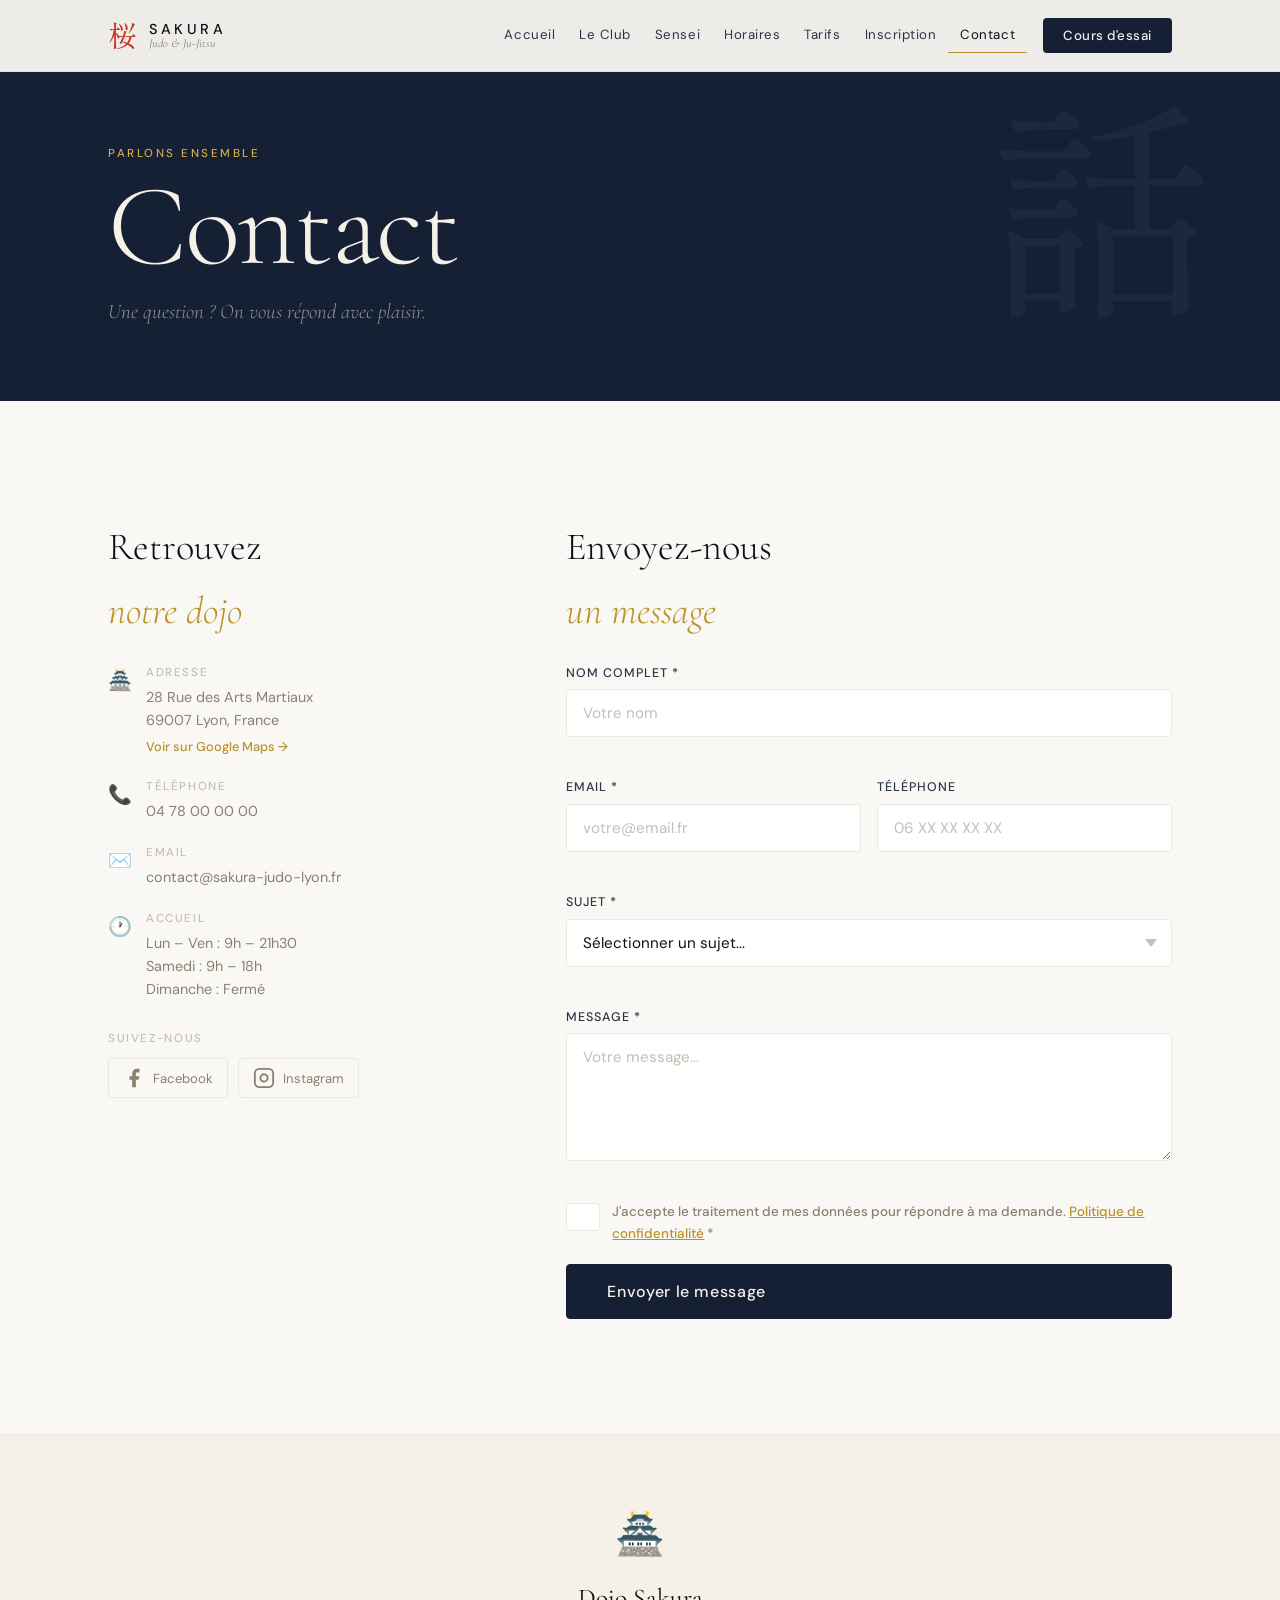
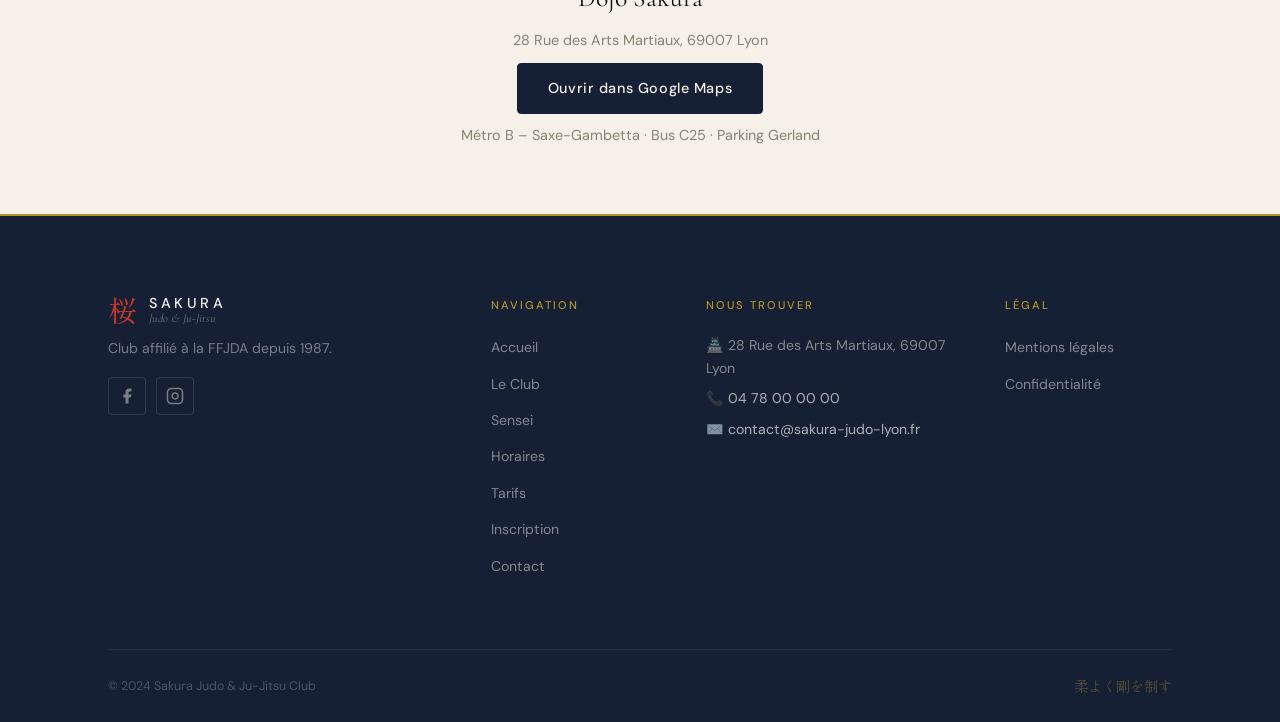
<file: judo-contact.html>
<!DOCTYPE html>
<html lang="fr">
<head>
  <meta charset="UTF-8"><meta name="viewport" content="width=device-width, initial-scale=1.0">
  <title>Contact | Sakura Judo & Ju-Jitsu – Lyon</title>
  <meta name="description" content="Contactez le club Sakura Judo à Lyon. 28 Rue des Arts Martiaux, 69007 Lyon. Formulaire de contact, téléphone, email.">
  <link rel="preconnect" href="https://fonts.googleapis.com">
  <link href="https://fonts.googleapis.com/css2?family=Cormorant+Garamond:ital,wght@0,300;0,400;0,600;0,700;1,300;1,400&family=Shippori+Mincho:wght@400;500;700&family=DM+Sans:ital,wght@0,300;0,400;0,500;1,300&display=swap" rel="stylesheet">
  <link rel="stylesheet" href="judo-style.css">
</head>
<body>
  <a href="#main-content" class="skip-link">Aller au contenu principal</a>
  <header class="header" role="banner"><nav class="nav" role="navigation" aria-label="Navigation principale"><a href="judo-index.html" class="nav__logo"><div class="logo-mon" aria-hidden="true">桜</div><div class="logo-text-wrap"><span class="logo-name">SAKURA</span><span class="logo-sub">Judo &amp; Ju-Jitsu</span></div></a><button class="nav__burger" id="burgerBtn" aria-label="Ouvrir le menu" aria-expanded="false" aria-controls="navMenu"><span></span><span></span><span></span></button><ul class="nav__menu" id="navMenu" role="list"><li><a href="judo-index.html" class="nav__link">Accueil</a></li><li><a href="judo-club.html" class="nav__link">Le Club</a></li><li><a href="judo-sensei.html" class="nav__link">Sensei</a></li><li><a href="judo-horaires.html" class="nav__link">Horaires</a></li><li><a href="judo-tarifs.html" class="nav__link">Tarifs</a></li><li><a href="judo-inscription.html" class="nav__link">Inscription</a></li><li><a href="judo-contact.html" class="nav__link active" aria-current="page">Contact</a></li><li><a href="judo-inscription.html" class="nav__cta">Cours d'essai</a></li></ul></nav></header>
  <main id="main-content">
    <section class="page-hero" aria-label="Contact"><div class="page-hero__deco" aria-hidden="true"><span lang="ja">話</span></div><div class="container"><div class="page-hero__content"><div class="section-tag reveal">Parlons ensemble</div><h1 class="page-hero__title reveal">Contact</h1><p class="page-hero__sub reveal">Une question ? On vous répond avec plaisir.</p></div></div></section>

    <section class="section" aria-labelledby="contact-h">
      <div class="container">
        <div class="contact-layout">
          <div class="contact-info reveal">
            <h2 id="contact-h" class="section-title--sm">Retrouvez<br><em>notre dojo</em></h2>
            <div class="contact-items">
              <div class="contact-item"><span class="contact-item__icon">🏯</span><div><strong>Adresse</strong><address>28 Rue des Arts Martiaux<br>69007 Lyon, France</address><a href="https://maps.google.com/?q=Lyon" target="_blank" rel="noopener" class="contact-link">Voir sur Google Maps →</a></div></div>
              <div class="contact-item"><span class="contact-item__icon">📞</span><div><strong>Téléphone</strong><p><a href="tel:+33478000000">04 78 00 00 00</a></p></div></div>
              <div class="contact-item"><span class="contact-item__icon">✉️</span><div><strong>Email</strong><p><a href="mailto:contact@sakura-judo-lyon.fr">contact@sakura-judo-lyon.fr</a></p></div></div>
              <div class="contact-item"><span class="contact-item__icon">🕐</span><div><strong>Accueil</strong><p>Lun – Ven : 9h – 21h30<br>Samedi : 9h – 18h<br>Dimanche : Fermé</p></div></div>
            </div>
            <div class="contact-social"><strong>Suivez-nous</strong>
              <div class="social-lg">
                <a href="https://facebook.com" target="_blank" rel="noopener noreferrer" class="social-lg-link" aria-label="Facebook Sakura Judo"><svg width="22" height="22" viewBox="0 0 24 24" fill="currentColor" aria-hidden="true"><path d="M18 2h-3a5 5 0 0 0-5 5v3H7v4h3v8h4v-8h3l1-4h-4V7a1 1 0 0 1 1-1h3z"/></svg> Facebook</a>
                <a href="https://instagram.com" target="_blank" rel="noopener noreferrer" class="social-lg-link" aria-label="Instagram Sakura Judo"><svg width="22" height="22" viewBox="0 0 24 24" fill="none" stroke="currentColor" stroke-width="2" aria-hidden="true"><rect x="2" y="2" width="20" height="20" rx="5" ry="5"/><path d="M16 11.37A4 4 0 1 1 12.63 8 4 4 0 0 1 16 11.37z"/><line x1="17.5" y1="6.5" x2="17.51" y2="6.5"/></svg> Instagram</a>
              </div>
            </div>
          </div>
          <div class="contact-form-wrap reveal">
            <h2 class="section-title--sm">Envoyez-nous<br><em>un message</em></h2>
            <form class="judo-form" id="contactForm" novalidate aria-label="Formulaire de contact">
              <div class="form-group"><label for="c-nom">Nom complet <span aria-hidden="true">*</span><span class="sr-only">(obligatoire)</span></label><input type="text" id="c-nom" name="nom" required autocomplete="name" placeholder="Votre nom" aria-required="true"><span class="form-error" role="alert" aria-live="polite"></span></div>
              <div class="form-row">
                <div class="form-group"><label for="c-email">Email <span aria-hidden="true">*</span><span class="sr-only">(obligatoire)</span></label><input type="email" id="c-email" name="email" required autocomplete="email" placeholder="votre@email.fr" aria-required="true"><span class="form-error" role="alert" aria-live="polite"></span></div>
                <div class="form-group"><label for="c-tel">Téléphone</label><input type="tel" id="c-tel" name="telephone" autocomplete="tel" placeholder="06 XX XX XX XX"><span class="form-error" role="alert" aria-live="polite"></span></div>
              </div>
              <div class="form-group"><label for="c-sujet">Sujet <span aria-hidden="true">*</span><span class="sr-only">(obligatoire)</span></label><select id="c-sujet" name="sujet" required aria-required="true"><option value="">Sélectionner un sujet...</option><option value="essai">Cours d'essai gratuit</option><option value="inscription">Modalités d'inscription</option><option value="tarifs">Renseignements tarifs</option><option value="horaires">Horaires</option><option value="adapte">Judo Adapté</option><option value="autre">Autre</option></select><span class="form-error" role="alert" aria-live="polite"></span></div>
              <div class="form-group"><label for="c-message">Message <span aria-hidden="true">*</span><span class="sr-only">(obligatoire)</span></label><textarea id="c-message" name="message" rows="5" required placeholder="Votre message..." aria-required="true"></textarea><span class="form-error" role="alert" aria-live="polite"></span></div>
              <div class="form-group form-group--check"><input type="checkbox" id="c-rgpd" name="rgpd" required aria-required="true"><label for="c-rgpd">J'accepte le traitement de mes données pour répondre à ma demande. <a href="judo-confidentialite.html">Politique de confidentialité</a> <span aria-hidden="true">*</span></label><span class="form-error" role="alert" aria-live="polite"></span></div>
              <button type="submit" class="btn btn--primary btn--large">Envoyer le message</button>
              <div class="form-success" id="contactSuccess" hidden role="alert" aria-live="polite">🌸 <strong>Message envoyé !</strong> Nous vous répondrons dans les 24 heures ouvrées.</div>
            </form>
          </div>
        </div>
      </div>
    </section>

    <!-- CARTE -->
    <section class="map-section" aria-label="Localisation du dojo">
      <div class="map-ph" role="img" aria-label="Carte : 28 Rue des Arts Martiaux, 69007 Lyon">
        <div class="map-ph__content">
          <span class="map-ph__pin" aria-hidden="true">🏯</span>
          <strong>Dojo Sakura</strong>
          <p>28 Rue des Arts Martiaux, 69007 Lyon</p>
          <a href="https://maps.google.com/?q=28+Rue+des+Arts+Martiaux+Lyon" target="_blank" rel="noopener noreferrer" class="btn btn--primary">Ouvrir dans Google Maps</a>
          <p class="map-ph__note">Métro B – Saxe-Gambetta · Bus C25 · Parking Gerland</p>
        </div>
      </div>
    </section>
  </main>
  <footer class="footer" role="contentinfo"><div class="container"><div class="footer__grid"><div class="footer__brand"><a href="judo-index.html" class="nav__logo footer__logo"><div class="logo-mon" aria-hidden="true">桜</div><div class="logo-text-wrap"><span class="logo-name">SAKURA</span><span class="logo-sub">Judo &amp; Ju-Jitsu</span></div></a><p>Club affilié à la FFJDA depuis 1987.</p><div class="footer__social"><a href="https://facebook.com" target="_blank" rel="noopener noreferrer" class="social-link" aria-label="Facebook"><svg width="18" height="18" viewBox="0 0 24 24" fill="currentColor" aria-hidden="true"><path d="M18 2h-3a5 5 0 0 0-5 5v3H7v4h3v8h4v-8h3l1-4h-4V7a1 1 0 0 1 1-1h3z"/></svg></a><a href="https://instagram.com" target="_blank" rel="noopener noreferrer" class="social-link" aria-label="Instagram"><svg width="18" height="18" viewBox="0 0 24 24" fill="none" stroke="currentColor" stroke-width="2" aria-hidden="true"><rect x="2" y="2" width="20" height="20" rx="5" ry="5"/><path d="M16 11.37A4 4 0 1 1 12.63 8 4 4 0 0 1 16 11.37z"/><line x1="17.5" y1="6.5" x2="17.51" y2="6.5"/></svg></a></div></div>
  <nav class="footer__nav" aria-label="Navigation"><h3>Navigation</h3><ul role="list"><li><a href="judo-index.html">Accueil</a></li><li><a href="judo-club.html">Le Club</a></li><li><a href="judo-sensei.html">Sensei</a></li><li><a href="judo-horaires.html">Horaires</a></li><li><a href="judo-tarifs.html">Tarifs</a></li><li><a href="judo-inscription.html">Inscription</a></li><li><a href="judo-contact.html">Contact</a></li></ul></nav>
  <div class="footer__contact"><h3>Nous trouver</h3><address><p>🏯 28 Rue des Arts Martiaux, 69007 Lyon</p><p>📞 <a href="tel:+33478000000">04 78 00 00 00</a></p><p>✉️ <a href="mailto:contact@sakura-judo-lyon.fr">contact@sakura-judo-lyon.fr</a></p></address></div>
  <div class="footer__legal"><h3>Légal</h3><ul role="list"><li><a href="judo-mentions.html">Mentions légales</a></li><li><a href="judo-confidentialite.html">Confidentialité</a></li></ul></div></div>
  <div class="footer__bottom"><p>&copy; 2024 Sakura Judo &amp; Ju-Jitsu Club</p><p lang="ja" title="La voie douce">柔よく剛を制す</p></div></div></footer>
  <script src="judo-script.js"></script>
</body>
</html>
</file>
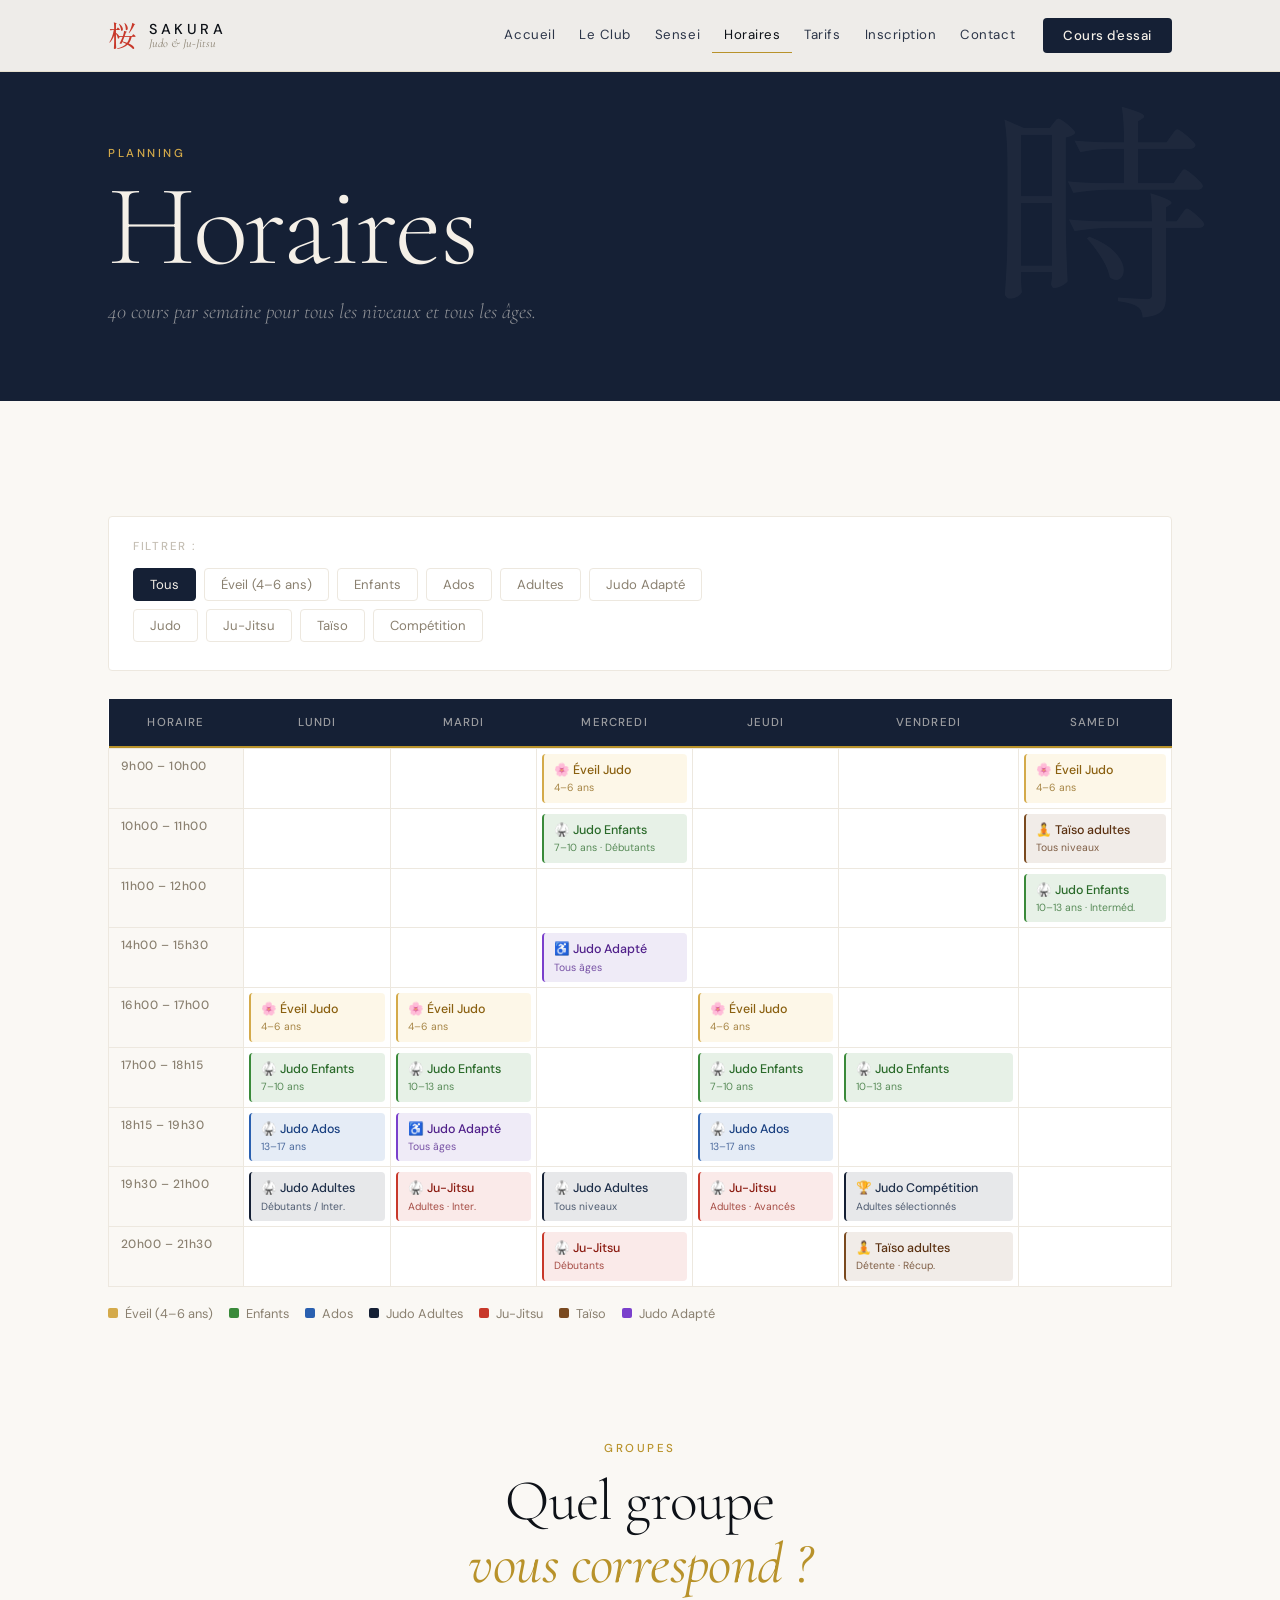
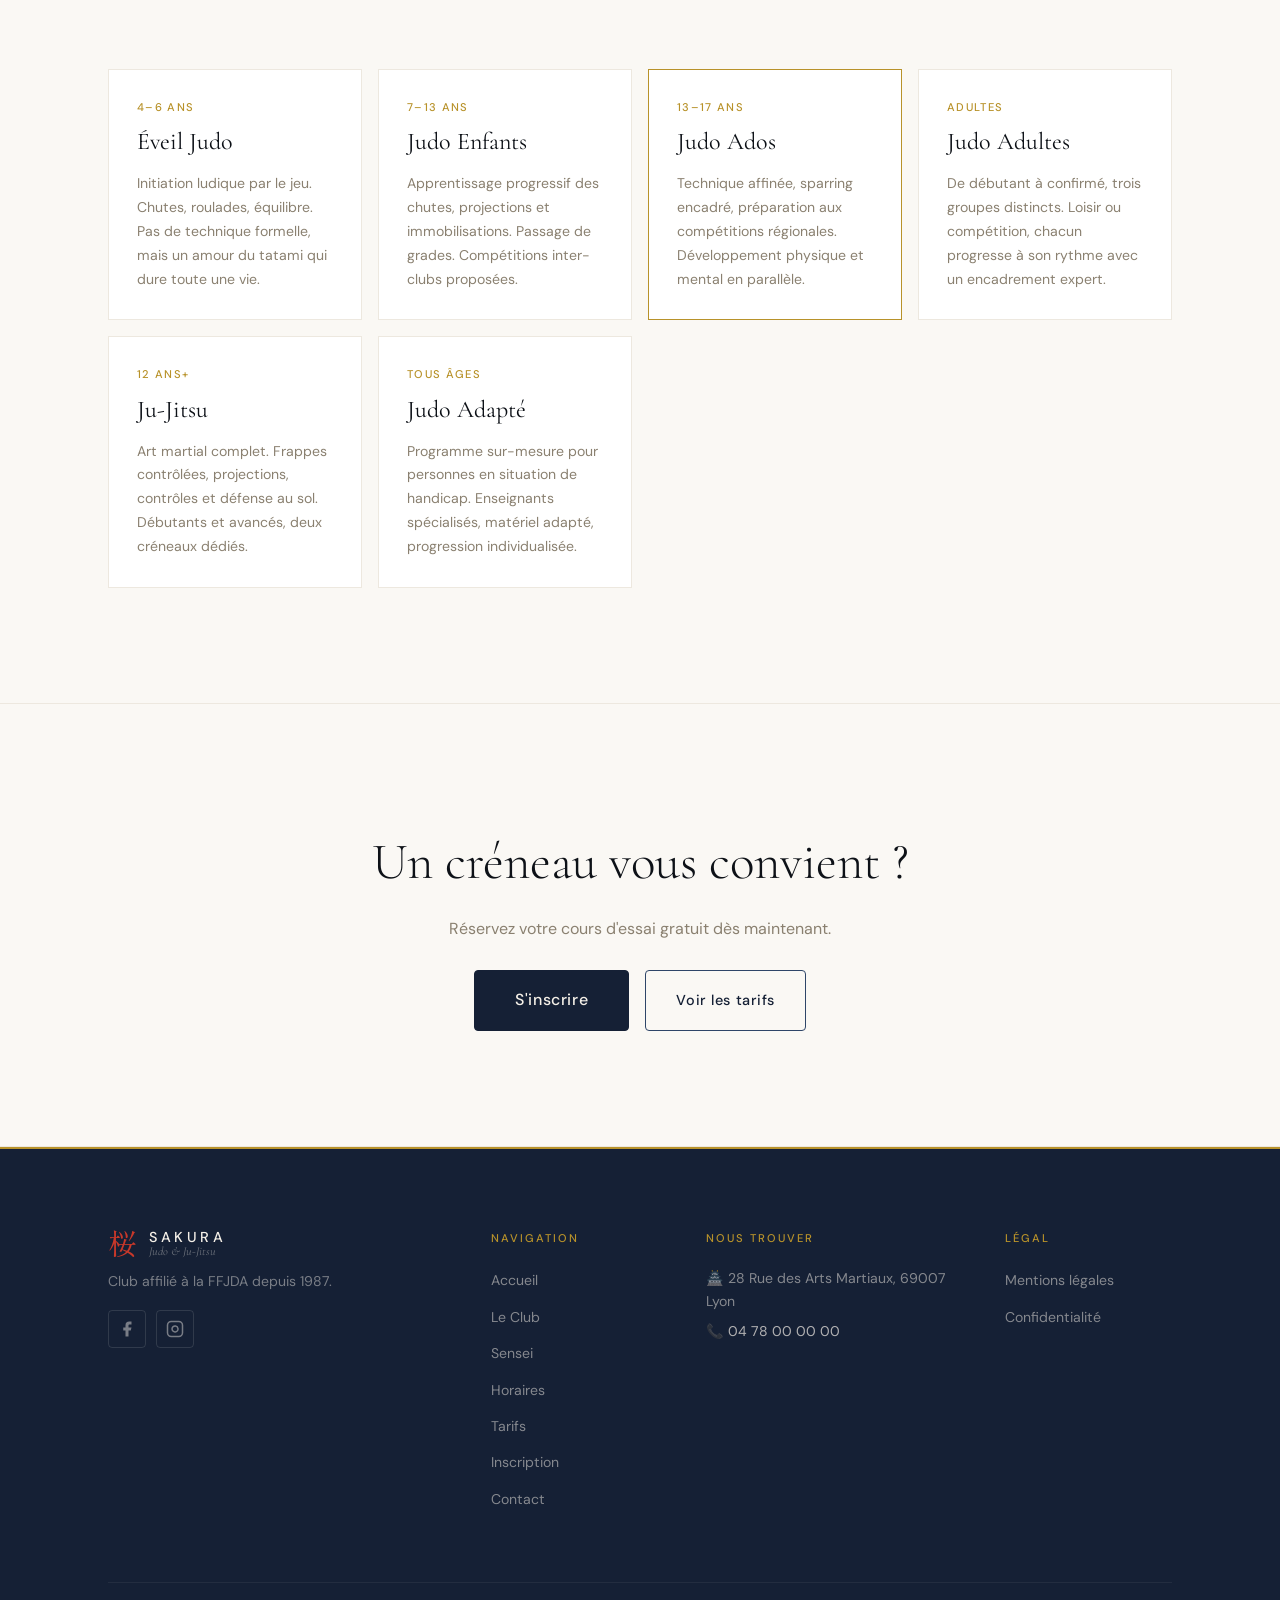
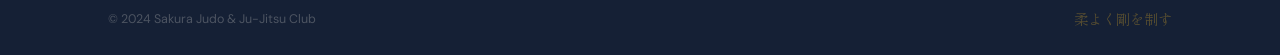
<file: judo-horaires.html>
<!DOCTYPE html>
<html lang="fr">
<head>
  <meta charset="UTF-8"><meta name="viewport" content="width=device-width, initial-scale=1.0">
  <title>Horaires | Sakura Judo & Ju-Jitsu – Lyon</title>
  <meta name="description" content="Horaires des cours de judo et ju-jitsu à Lyon. Eveil judo, débutants, intermédiaires, confirmés, judo adapté, taïso. Filtrage par discipline et niveau.">
  <link rel="preconnect" href="https://fonts.googleapis.com">
  <link href="https://fonts.googleapis.com/css2?family=Cormorant+Garamond:ital,wght@0,300;0,400;0,600;0,700;1,300;1,400&family=Shippori+Mincho:wght@400;500;700&family=DM+Sans:ital,wght@0,300;0,400;0,500;1,300&display=swap" rel="stylesheet">
  <link rel="stylesheet" href="judo-style.css">
</head>
<body>
  <a href="#main-content" class="skip-link">Aller au contenu principal</a>
  <header class="header" role="banner"><nav class="nav" role="navigation" aria-label="Navigation principale"><a href="judo-index.html" class="nav__logo"><div class="logo-mon" aria-hidden="true">桜</div><div class="logo-text-wrap"><span class="logo-name">SAKURA</span><span class="logo-sub">Judo &amp; Ju-Jitsu</span></div></a><button class="nav__burger" id="burgerBtn" aria-label="Ouvrir le menu" aria-expanded="false" aria-controls="navMenu"><span></span><span></span><span></span></button><ul class="nav__menu" id="navMenu" role="list"><li><a href="judo-index.html" class="nav__link">Accueil</a></li><li><a href="judo-club.html" class="nav__link">Le Club</a></li><li><a href="judo-sensei.html" class="nav__link">Sensei</a></li><li><a href="judo-horaires.html" class="nav__link active" aria-current="page">Horaires</a></li><li><a href="judo-tarifs.html" class="nav__link">Tarifs</a></li><li><a href="judo-inscription.html" class="nav__link">Inscription</a></li><li><a href="judo-contact.html" class="nav__link">Contact</a></li><li><a href="judo-inscription.html" class="nav__cta">Cours d'essai</a></li></ul></nav></header>
  <main id="main-content">
    <section class="page-hero" aria-label="Horaires"><div class="page-hero__deco" aria-hidden="true"><span lang="ja">時</span></div><div class="container"><div class="page-hero__content"><div class="section-tag reveal">Planning</div><h1 class="page-hero__title reveal">Horaires</h1><p class="page-hero__sub reveal">40 cours par semaine pour tous les niveaux et tous les âges.</p></div></div></section>

    <section class="section" aria-labelledby="schedule-h">
      <div class="container">
        <!-- FILTRES -->
        <div class="judo-filters reveal" role="group" aria-label="Filtrer les cours">
          <p class="filters__label">Filtrer :</p>
          <div class="filters__row">
            <button class="filter-btn active" data-filter="all">Tous</button>
            <button class="filter-btn" data-filter="eveil">Éveil (4–6 ans)</button>
            <button class="filter-btn" data-filter="enfants">Enfants</button>
            <button class="filter-btn" data-filter="ados">Ados</button>
            <button class="filter-btn" data-filter="adultes">Adultes</button>
            <button class="filter-btn" data-filter="adapte">Judo Adapté</button>
          </div>
          <div class="filters__row">
            <button class="filter-btn" data-filter="judo">Judo</button>
            <button class="filter-btn" data-filter="jujitsu">Ju-Jitsu</button>
            <button class="filter-btn" data-filter="taiso">Taïso</button>
            <button class="filter-btn" data-filter="compet">Compétition</button>
          </div>
        </div>

        <h2 id="schedule-h" class="sr-only">Tableau des horaires</h2>
        <div class="schedule-wrap reveal" role="region" aria-label="Tableau des cours" tabindex="0">
          <table class="schedule-tbl" aria-describedby="schedule-h">
            <caption class="sr-only">Horaires des cours Sakura Judo Club</caption>
            <thead>
              <tr>
                <th scope="col">Horaire</th>
                <th scope="col">Lundi</th><th scope="col">Mardi</th>
                <th scope="col">Mercredi</th><th scope="col">Jeudi</th>
                <th scope="col">Vendredi</th><th scope="col">Samedi</th>
              </tr>
            </thead>
            <tbody>
              <tr>
                <td class="time-cell">9h00 – 10h00</td>
                <td></td><td></td>
                <td><div class="jslot jslot--eveil" data-tags="eveil judo">🌸 Éveil Judo<span class="jslot__age">4–6 ans</span></div></td>
                <td></td><td></td>
                <td><div class="jslot jslot--eveil" data-tags="eveil judo">🌸 Éveil Judo<span class="jslot__age">4–6 ans</span></div></td>
              </tr>
              <tr>
                <td class="time-cell">10h00 – 11h00</td>
                <td></td><td></td>
                <td><div class="jslot jslot--enfants" data-tags="enfants judo">🥋 Judo Enfants<span class="jslot__age">7–10 ans · Débutants</span></div></td>
                <td></td><td></td>
                <td><div class="jslot jslot--taiso" data-tags="taiso adultes">🧘 Taïso adultes<span class="jslot__age">Tous niveaux</span></div></td>
              </tr>
              <tr>
                <td class="time-cell">11h00 – 12h00</td>
                <td></td><td></td>
                <td></td><td></td><td></td>
                <td><div class="jslot jslot--enfants" data-tags="enfants judo">🥋 Judo Enfants<span class="jslot__age">10–13 ans · Interméd.</span></div></td>
              </tr>
              <tr>
                <td class="time-cell">14h00 – 15h30</td>
                <td></td><td></td>
                <td><div class="jslot jslot--adapte" data-tags="adapte judo">♿ Judo Adapté<span class="jslot__age">Tous âges</span></div></td>
                <td></td><td></td><td></td>
              </tr>
              <tr>
                <td class="time-cell">16h00 – 17h00</td>
                <td><div class="jslot jslot--eveil" data-tags="eveil judo">🌸 Éveil Judo<span class="jslot__age">4–6 ans</span></div></td>
                <td><div class="jslot jslot--eveil" data-tags="eveil judo">🌸 Éveil Judo<span class="jslot__age">4–6 ans</span></div></td>
                <td></td>
                <td><div class="jslot jslot--eveil" data-tags="eveil judo">🌸 Éveil Judo<span class="jslot__age">4–6 ans</span></div></td>
                <td></td><td></td>
              </tr>
              <tr>
                <td class="time-cell">17h00 – 18h15</td>
                <td><div class="jslot jslot--enfants" data-tags="enfants judo">🥋 Judo Enfants<span class="jslot__age">7–10 ans</span></div></td>
                <td><div class="jslot jslot--enfants" data-tags="enfants judo">🥋 Judo Enfants<span class="jslot__age">10–13 ans</span></div></td>
                <td></td>
                <td><div class="jslot jslot--enfants" data-tags="enfants judo">🥋 Judo Enfants<span class="jslot__age">7–10 ans</span></div></td>
                <td><div class="jslot jslot--enfants" data-tags="enfants judo">🥋 Judo Enfants<span class="jslot__age">10–13 ans</span></div></td>
                <td></td>
              </tr>
              <tr>
                <td class="time-cell">18h15 – 19h30</td>
                <td><div class="jslot jslot--ados" data-tags="ados judo">🥋 Judo Ados<span class="jslot__age">13–17 ans</span></div></td>
                <td><div class="jslot jslot--adapte" data-tags="adapte judo">♿ Judo Adapté<span class="jslot__age">Tous âges</span></div></td>
                <td></td>
                <td><div class="jslot jslot--ados" data-tags="ados judo">🥋 Judo Ados<span class="jslot__age">13–17 ans</span></div></td>
                <td></td><td></td>
              </tr>
              <tr>
                <td class="time-cell">19h30 – 21h00</td>
                <td><div class="jslot jslot--adultes" data-tags="adultes judo">🥋 Judo Adultes<span class="jslot__age">Débutants / Inter.</span></div></td>
                <td><div class="jslot jslot--jujitsu" data-tags="jujitsu adultes">🥋 Ju-Jitsu<span class="jslot__age">Adultes · Inter.</span></div></td>
                <td><div class="jslot jslot--adultes" data-tags="adultes judo">🥋 Judo Adultes<span class="jslot__age">Tous niveaux</span></div></td>
                <td><div class="jslot jslot--jujitsu" data-tags="jujitsu adultes">🥋 Ju-Jitsu<span class="jslot__age">Adultes · Avancés</span></div></td>
                <td><div class="jslot jslot--adultes" data-tags="adultes judo compet">🏆 Judo Compétition<span class="jslot__age">Adultes sélectionnés</span></div></td>
                <td></td>
              </tr>
              <tr>
                <td class="time-cell">20h00 – 21h30</td>
                <td></td><td></td>
                <td><div class="jslot jslot--jujitsu" data-tags="jujitsu adultes">🥋 Ju-Jitsu<span class="jslot__age">Débutants</span></div></td>
                <td></td>
                <td><div class="jslot jslot--taiso" data-tags="taiso adultes">🧘 Taïso adultes<span class="jslot__age">Détente · Récup.</span></div></td>
                <td></td>
              </tr>
            </tbody>
          </table>
        </div>

        <!-- LÉGENDE -->
        <div class="schedule-legend reveal" aria-label="Légende des couleurs">
          <div class="leg-item"><span class="leg-dot leg--eveil"></span>Éveil (4–6 ans)</div>
          <div class="leg-item"><span class="leg-dot leg--enfants"></span>Enfants</div>
          <div class="leg-item"><span class="leg-dot leg--ados"></span>Ados</div>
          <div class="leg-item"><span class="leg-dot leg--adultes"></span>Judo Adultes</div>
          <div class="leg-item"><span class="leg-dot leg--jujitsu"></span>Ju-Jitsu</div>
          <div class="leg-item"><span class="leg-dot leg--taiso"></span>Taïso</div>
          <div class="leg-item"><span class="leg-dot leg--adapte"></span>Judo Adapté</div>
        </div>

        <!-- GROUPES -->
        <div class="groups-section reveal" aria-labelledby="groups-h">
          <div class="section-header"><div class="section-tag">Groupes</div><h2 id="groups-h" class="section-title">Quel groupe<br><em>vous correspond ?</em></h2></div>
          <div class="groups-grid">
            <div class="group-card"><div class="group-card__age">4–6 ans</div><h3>Éveil Judo</h3><p>Initiation ludique par le jeu. Chutes, roulades, équilibre. Pas de technique formelle, mais un amour du tatami qui dure toute une vie.</p></div>
            <div class="group-card"><div class="group-card__age">7–13 ans</div><h3>Judo Enfants</h3><p>Apprentissage progressif des chutes, projections et immobilisations. Passage de grades. Compétitions inter-clubs proposées.</p></div>
            <div class="group-card group-card--accent"><div class="group-card__age">13–17 ans</div><h3>Judo Ados</h3><p>Technique affinée, sparring encadré, préparation aux compétitions régionales. Développement physique et mental en parallèle.</p></div>
            <div class="group-card"><div class="group-card__age">Adultes</div><h3>Judo Adultes</h3><p>De débutant à confirmé, trois groupes distincts. Loisir ou compétition, chacun progresse à son rythme avec un encadrement expert.</p></div>
            <div class="group-card"><div class="group-card__age">12 ans+</div><h3>Ju-Jitsu</h3><p>Art martial complet. Frappes contrôlées, projections, contrôles et défense au sol. Débutants et avancés, deux créneaux dédiés.</p></div>
            <div class="group-card"><div class="group-card__age">Tous âges</div><h3>Judo Adapté</h3><p>Programme sur-mesure pour personnes en situation de handicap. Enseignants spécialisés, matériel adapté, progression individualisée.</p></div>
          </div>
        </div>
      </div>
    </section>
    <section class="cta-band section section--light" aria-labelledby="cta-hor"><div class="container"><div class="cta-band__content reveal"><h2 id="cta-hor">Un créneau vous convient ?</h2><p>Réservez votre cours d'essai gratuit dès maintenant.</p><div class="cta-band__actions"><a href="judo-inscription.html" class="btn btn--primary btn--large">S'inscrire</a><a href="judo-tarifs.html" class="btn btn--outline">Voir les tarifs</a></div></div></div></section>
  </main>
  <footer class="footer" role="contentinfo"><div class="container"><div class="footer__grid"><div class="footer__brand"><a href="judo-index.html" class="nav__logo footer__logo"><div class="logo-mon" aria-hidden="true">桜</div><div class="logo-text-wrap"><span class="logo-name">SAKURA</span><span class="logo-sub">Judo &amp; Ju-Jitsu</span></div></a><p>Club affilié à la FFJDA depuis 1987.</p><div class="footer__social"><a href="https://facebook.com" target="_blank" rel="noopener noreferrer" class="social-link" aria-label="Facebook"><svg width="18" height="18" viewBox="0 0 24 24" fill="currentColor" aria-hidden="true"><path d="M18 2h-3a5 5 0 0 0-5 5v3H7v4h3v8h4v-8h3l1-4h-4V7a1 1 0 0 1 1-1h3z"/></svg></a><a href="https://instagram.com" target="_blank" rel="noopener noreferrer" class="social-link" aria-label="Instagram"><svg width="18" height="18" viewBox="0 0 24 24" fill="none" stroke="currentColor" stroke-width="2" aria-hidden="true"><rect x="2" y="2" width="20" height="20" rx="5" ry="5"/><path d="M16 11.37A4 4 0 1 1 12.63 8 4 4 0 0 1 16 11.37z"/><line x1="17.5" y1="6.5" x2="17.51" y2="6.5"/></svg></a></div></div>
  <nav class="footer__nav" aria-label="Navigation"><h3>Navigation</h3><ul role="list"><li><a href="judo-index.html">Accueil</a></li><li><a href="judo-club.html">Le Club</a></li><li><a href="judo-sensei.html">Sensei</a></li><li><a href="judo-horaires.html">Horaires</a></li><li><a href="judo-tarifs.html">Tarifs</a></li><li><a href="judo-inscription.html">Inscription</a></li><li><a href="judo-contact.html">Contact</a></li></ul></nav>
  <div class="footer__contact"><h3>Nous trouver</h3><address><p>🏯 28 Rue des Arts Martiaux, 69007 Lyon</p><p>📞 <a href="tel:+33478000000">04 78 00 00 00</a></p></address></div>
  <div class="footer__legal"><h3>Légal</h3><ul role="list"><li><a href="judo-mentions.html">Mentions légales</a></li><li><a href="judo-confidentialite.html">Confidentialité</a></li></ul></div></div>
  <div class="footer__bottom"><p>&copy; 2024 Sakura Judo &amp; Ju-Jitsu Club</p><p lang="ja" title="La voie douce">柔よく剛を制す</p></div></div></footer>
  <script src="judo-script.js"></script>
</body>
</html>
</file>
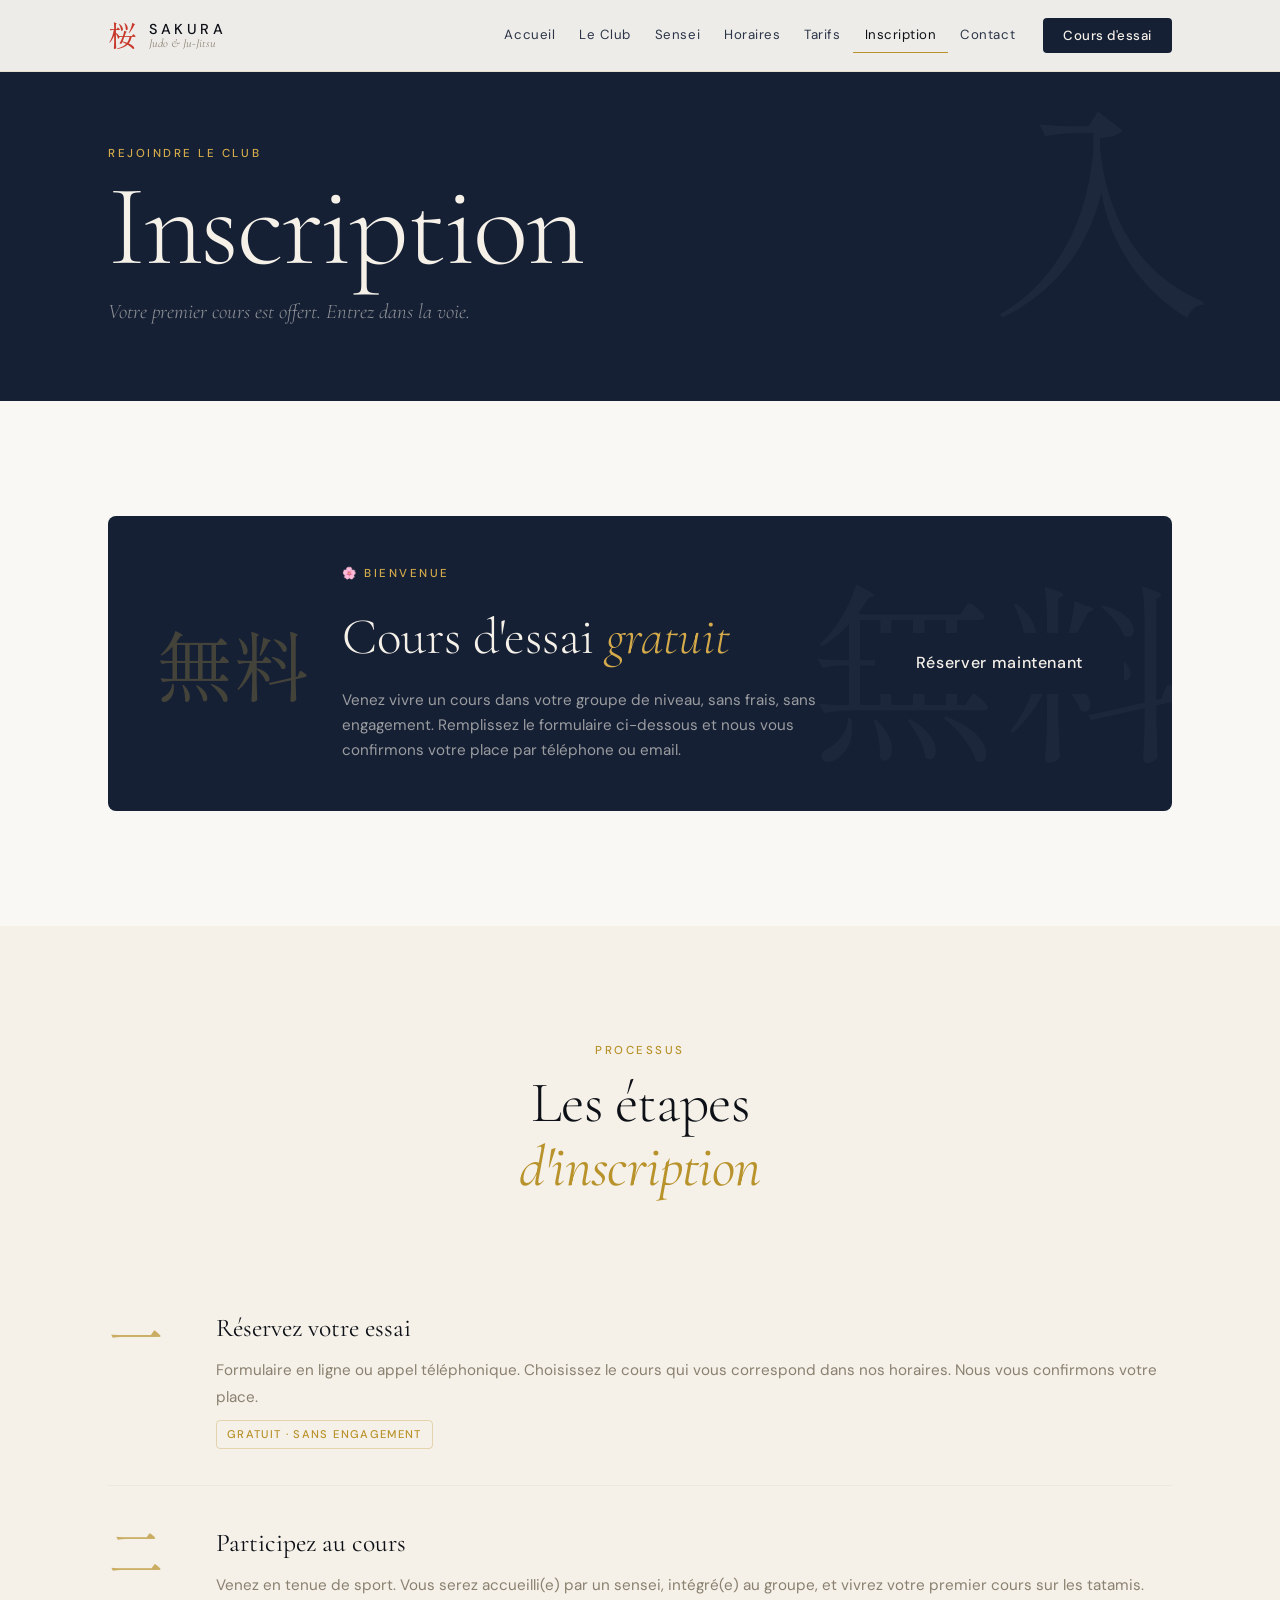
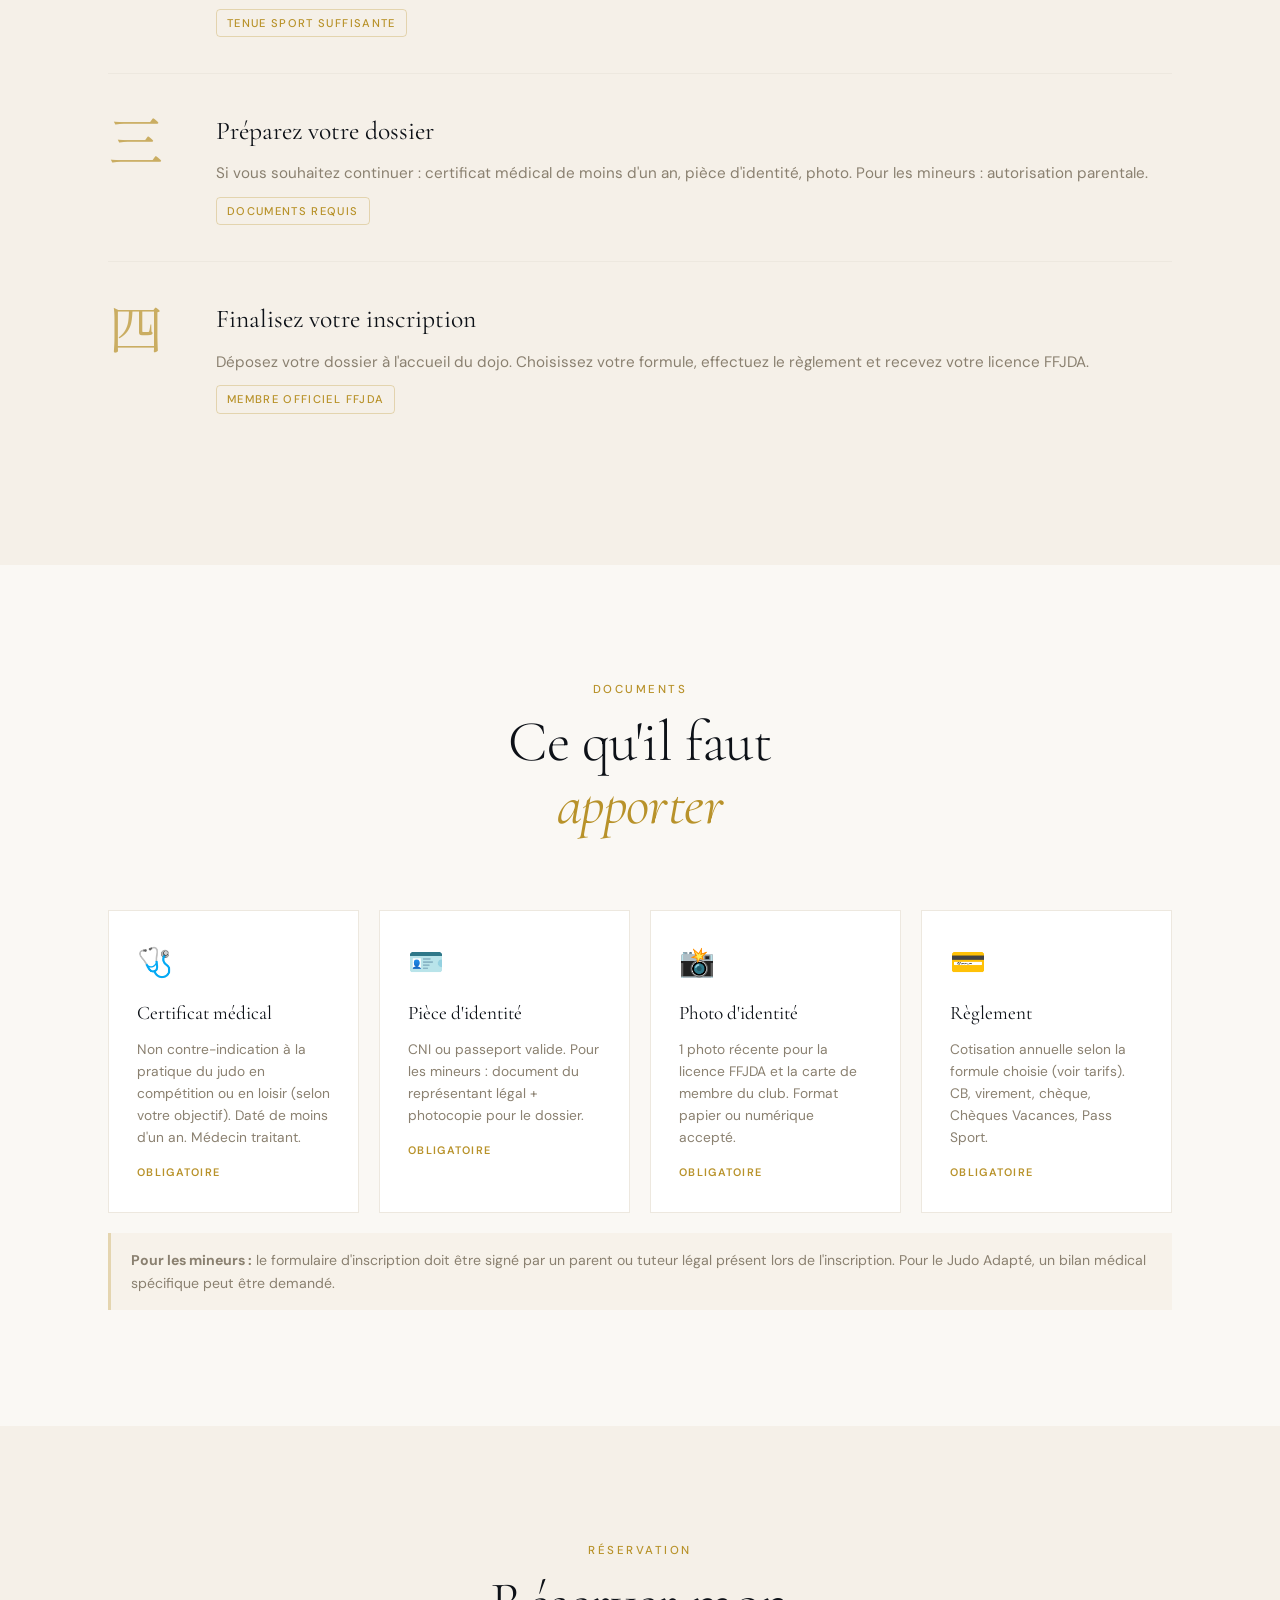
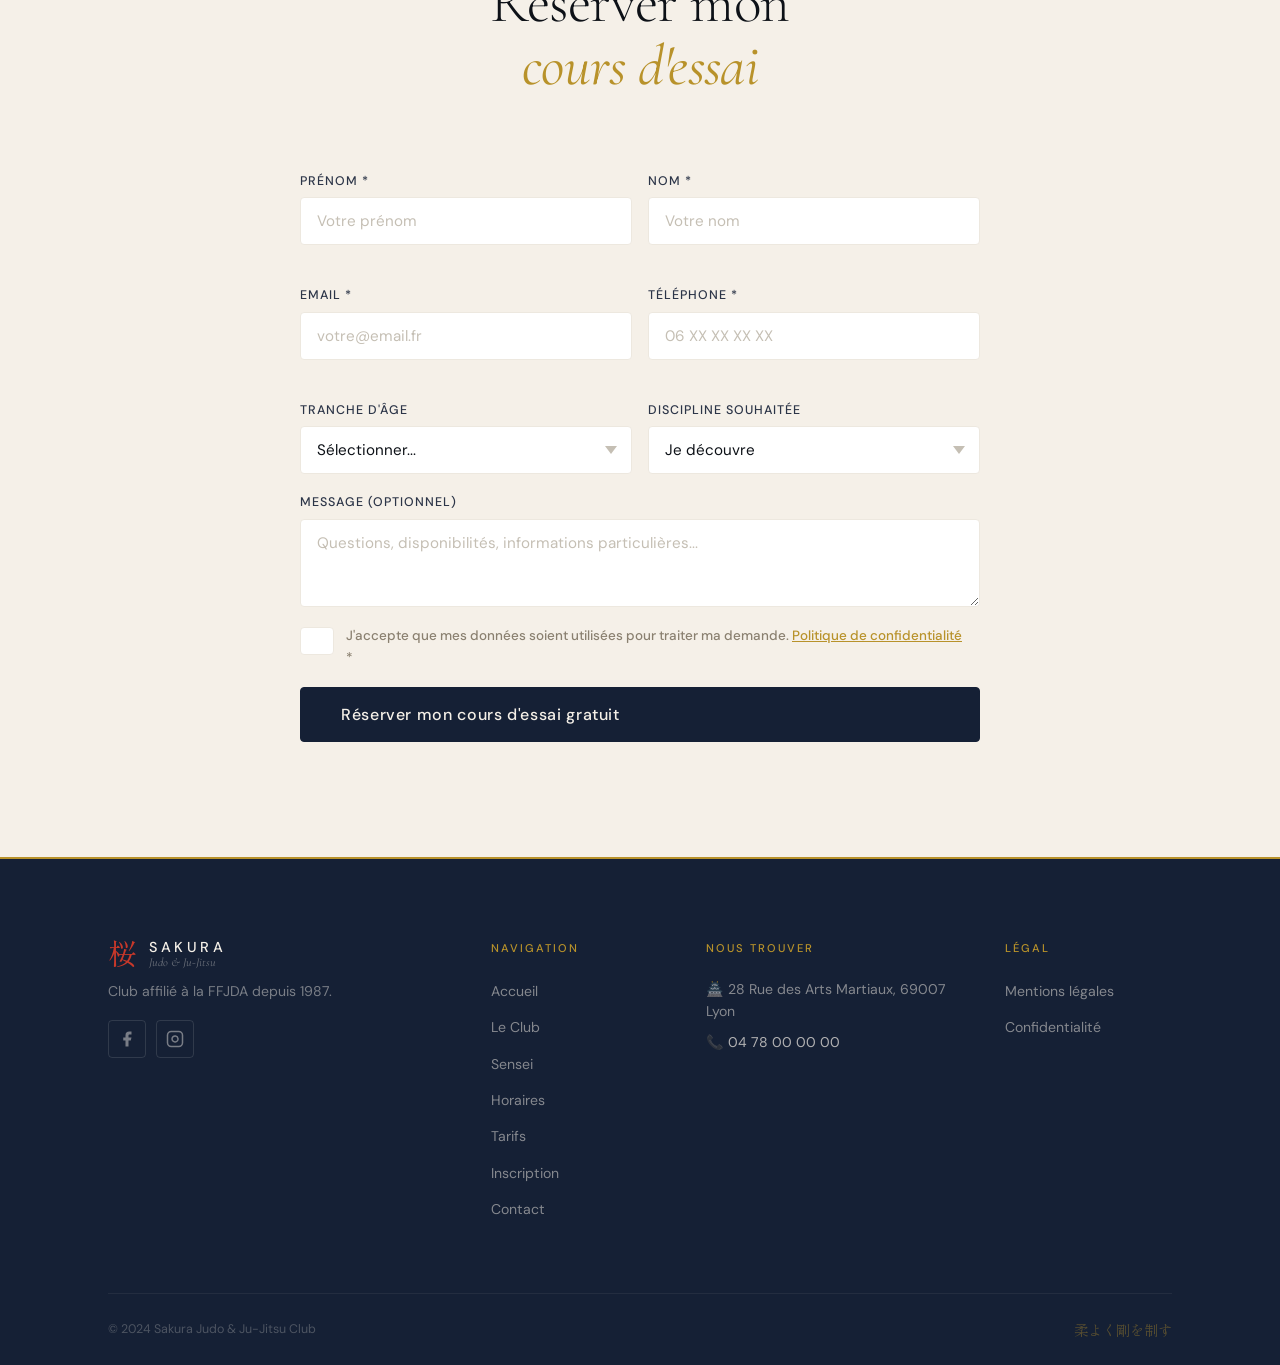
<file: judo-inscription.html>
<!DOCTYPE html>
<html lang="fr">
<head>
  <meta charset="UTF-8"><meta name="viewport" content="width=device-width, initial-scale=1.0">
  <title>Inscription | Sakura Judo & Ju-Jitsu – Lyon</title>
  <meta name="description" content="Inscrivez-vous au club Sakura Judo et Ju-Jitsu de Lyon. Cours d'essai gratuit, modalités, documents requis.">
  <link rel="preconnect" href="https://fonts.googleapis.com">
  <link href="https://fonts.googleapis.com/css2?family=Cormorant+Garamond:ital,wght@0,300;0,400;0,600;0,700;1,300;1,400&family=Shippori+Mincho:wght@400;500;700&family=DM+Sans:ital,wght@0,300;0,400;0,500;1,300&display=swap" rel="stylesheet">
  <link rel="stylesheet" href="judo-style.css">
</head>
<body>
  <a href="#main-content" class="skip-link">Aller au contenu principal</a>
  <header class="header" role="banner"><nav class="nav" role="navigation" aria-label="Navigation principale"><a href="judo-index.html" class="nav__logo"><div class="logo-mon" aria-hidden="true">桜</div><div class="logo-text-wrap"><span class="logo-name">SAKURA</span><span class="logo-sub">Judo &amp; Ju-Jitsu</span></div></a><button class="nav__burger" id="burgerBtn" aria-label="Ouvrir le menu" aria-expanded="false" aria-controls="navMenu"><span></span><span></span><span></span></button><ul class="nav__menu" id="navMenu" role="list"><li><a href="judo-index.html" class="nav__link">Accueil</a></li><li><a href="judo-club.html" class="nav__link">Le Club</a></li><li><a href="judo-sensei.html" class="nav__link">Sensei</a></li><li><a href="judo-horaires.html" class="nav__link">Horaires</a></li><li><a href="judo-tarifs.html" class="nav__link">Tarifs</a></li><li><a href="judo-inscription.html" class="nav__link active" aria-current="page">Inscription</a></li><li><a href="judo-contact.html" class="nav__link">Contact</a></li><li><a href="judo-inscription.html" class="nav__cta">Cours d'essai</a></li></ul></nav></header>
  <main id="main-content">
    <section class="page-hero" aria-label="Inscription"><div class="page-hero__deco" aria-hidden="true"><span lang="ja">入</span></div><div class="container"><div class="page-hero__content"><div class="section-tag reveal">Rejoindre le club</div><h1 class="page-hero__title reveal">Inscription</h1><p class="page-hero__sub reveal">Votre premier cours est offert. Entrez dans la voie.</p></div></div></section>

    <!-- ESSAI GRATUIT BANNER -->
    <section class="section" aria-labelledby="trial-h">
      <div class="container">
        <div class="trial-banner reveal">
          <div class="trial-banner__kanji" aria-hidden="true" lang="ja">無料</div>
          <div class="trial-banner__text">
            <div class="section-tag">🌸 Bienvenue</div>
            <h2 id="trial-h">Cours d'essai <em>gratuit</em></h2>
            <p>Venez vivre un cours dans votre groupe de niveau, sans frais, sans engagement. Remplissez le formulaire ci-dessous et nous vous confirmons votre place par téléphone ou email.</p>
          </div>
          <a href="#essai-form" class="btn btn--primary btn--large">Réserver maintenant</a>
        </div>
      </div>
    </section>

    <!-- ÉTAPES -->
    <section class="section section--light" aria-labelledby="steps-h">
      <div class="container">
        <div class="section-header reveal"><div class="section-tag">Processus</div><h2 id="steps-h" class="section-title">Les étapes<br><em>d'inscription</em></h2></div>
        <div class="judo-steps">
          <div class="judo-step reveal"><div class="judo-step__num">一</div><div class="judo-step__content"><h3>Réservez votre essai</h3><p>Formulaire en ligne ou appel téléphonique. Choisissez le cours qui vous correspond dans nos horaires. Nous vous confirmons votre place.</p><span class="judo-step__tag">Gratuit · Sans engagement</span></div></div>
          <div class="judo-step reveal"><div class="judo-step__num">二</div><div class="judo-step__content"><h3>Participez au cours</h3><p>Venez en tenue de sport. Vous serez accueilli(e) par un sensei, intégré(e) au groupe, et vivrez votre premier cours sur les tatamis.</p><span class="judo-step__tag">Tenue sport suffisante</span></div></div>
          <div class="judo-step reveal"><div class="judo-step__num">三</div><div class="judo-step__content"><h3>Préparez votre dossier</h3><p>Si vous souhaitez continuer : certificat médical de moins d'un an, pièce d'identité, photo. Pour les mineurs : autorisation parentale.</p><span class="judo-step__tag">Documents requis</span></div></div>
          <div class="judo-step reveal"><div class="judo-step__num">四</div><div class="judo-step__content"><h3>Finalisez votre inscription</h3><p>Déposez votre dossier à l'accueil du dojo. Choisissez votre formule, effectuez le règlement et recevez votre licence FFJDA.</p><span class="judo-step__tag">Membre officiel FFJDA</span></div></div>
        </div>
      </div>
    </section>

    <!-- DOCUMENTS -->
    <section class="section" aria-labelledby="docs-h">
      <div class="container">
        <div class="section-header reveal"><div class="section-tag">Documents</div><h2 id="docs-h" class="section-title">Ce qu'il faut<br><em>apporter</em></h2></div>
        <div class="docs-grid">
          <div class="doc-card reveal"><div class="doc-card__icon">🩺</div><h3>Certificat médical</h3><p>Non contre-indication à la pratique du judo en compétition ou en loisir (selon votre objectif). Daté de moins d'un an. Médecin traitant.</p><span class="doc-badge">Obligatoire</span></div>
          <div class="doc-card reveal"><div class="doc-card__icon">🪪</div><h3>Pièce d'identité</h3><p>CNI ou passeport valide. Pour les mineurs : document du représentant légal + photocopie pour le dossier.</p><span class="doc-badge">Obligatoire</span></div>
          <div class="doc-card reveal"><div class="doc-card__icon">📸</div><h3>Photo d'identité</h3><p>1 photo récente pour la licence FFJDA et la carte de membre du club. Format papier ou numérique accepté.</p><span class="doc-badge">Obligatoire</span></div>
          <div class="doc-card reveal"><div class="doc-card__icon">💳</div><h3>Règlement</h3><p>Cotisation annuelle selon la formule choisie (voir tarifs). CB, virement, chèque, Chèques Vacances, Pass Sport.</p><span class="doc-badge">Obligatoire</span></div>
        </div>
        <div class="docs-note reveal"><p><strong>Pour les mineurs :</strong> le formulaire d'inscription doit être signé par un parent ou tuteur légal présent lors de l'inscription. Pour le Judo Adapté, un bilan médical spécifique peut être demandé.</p></div>
      </div>
    </section>

    <!-- FORMULAIRE -->
    <section class="section section--light" id="essai-form" aria-labelledby="form-h">
      <div class="container">
        <div class="section-header reveal"><div class="section-tag">Réservation</div><h2 id="form-h" class="section-title">Réserver mon<br><em>cours d'essai</em></h2></div>
        <div class="form-wrap reveal">
          <form class="judo-form" id="essaiForm" novalidate aria-label="Formulaire réservation cours d'essai">
            <div class="form-row">
              <div class="form-group"><label for="e-prenom">Prénom <span aria-hidden="true">*</span><span class="sr-only">(obligatoire)</span></label><input type="text" id="e-prenom" name="prenom" required autocomplete="given-name" placeholder="Votre prénom" aria-required="true"><span class="form-error" role="alert" aria-live="polite"></span></div>
              <div class="form-group"><label for="e-nom">Nom <span aria-hidden="true">*</span><span class="sr-only">(obligatoire)</span></label><input type="text" id="e-nom" name="nom" required autocomplete="family-name" placeholder="Votre nom" aria-required="true"><span class="form-error" role="alert" aria-live="polite"></span></div>
            </div>
            <div class="form-row">
              <div class="form-group"><label for="e-email">Email <span aria-hidden="true">*</span><span class="sr-only">(obligatoire)</span></label><input type="email" id="e-email" name="email" required autocomplete="email" placeholder="votre@email.fr" aria-required="true"><span class="form-error" role="alert" aria-live="polite"></span></div>
              <div class="form-group"><label for="e-tel">Téléphone <span aria-hidden="true">*</span><span class="sr-only">(obligatoire)</span></label><input type="tel" id="e-tel" name="telephone" required autocomplete="tel" placeholder="06 XX XX XX XX" aria-required="true"><span class="form-error" role="alert" aria-live="polite"></span></div>
            </div>
            <div class="form-row">
              <div class="form-group"><label for="e-age">Tranche d'âge</label><select id="e-age" name="age"><option value="">Sélectionner...</option><option value="eveil">Éveil (4–6 ans)</option><option value="enfant">Enfant (7–10 ans)</option><option value="junior">Pré-ado/Ado (11–17 ans)</option><option value="adulte">Adulte (18+)</option></select></div>
              <div class="form-group"><label for="e-disc">Discipline souhaitée</label><select id="e-disc" name="discipline"><option value="">Je découvre</option><option value="judo">Judo</option><option value="jujitsu">Ju-Jitsu</option><option value="adapte">Judo Adapté</option><option value="taiso">Taïso</option></select></div>
            </div>
            <div class="form-group"><label for="e-message">Message (optionnel)</label><textarea id="e-message" name="message" rows="3" placeholder="Questions, disponibilités, informations particulières..."></textarea></div>
            <div class="form-group form-group--check"><input type="checkbox" id="e-rgpd" name="rgpd" required aria-required="true"><label for="e-rgpd">J'accepte que mes données soient utilisées pour traiter ma demande. <a href="judo-confidentialite.html">Politique de confidentialité</a> <span aria-hidden="true">*</span></label><span class="form-error" role="alert" aria-live="polite"></span></div>
            <button type="submit" class="btn btn--primary btn--large">Réserver mon cours d'essai gratuit</button>
            <div class="form-success" id="essaiSuccess" hidden role="alert" aria-live="polite">🌸 <strong>Demande envoyée !</strong> Un de nos sensei vous contactera sous 24h pour confirmer votre créneau.</div>
          </form>
        </div>
      </div>
    </section>
  </main>
  <footer class="footer" role="contentinfo"><div class="container"><div class="footer__grid"><div class="footer__brand"><a href="judo-index.html" class="nav__logo footer__logo"><div class="logo-mon" aria-hidden="true">桜</div><div class="logo-text-wrap"><span class="logo-name">SAKURA</span><span class="logo-sub">Judo &amp; Ju-Jitsu</span></div></a><p>Club affilié à la FFJDA depuis 1987.</p><div class="footer__social"><a href="https://facebook.com" target="_blank" rel="noopener noreferrer" class="social-link" aria-label="Facebook"><svg width="18" height="18" viewBox="0 0 24 24" fill="currentColor" aria-hidden="true"><path d="M18 2h-3a5 5 0 0 0-5 5v3H7v4h3v8h4v-8h3l1-4h-4V7a1 1 0 0 1 1-1h3z"/></svg></a><a href="https://instagram.com" target="_blank" rel="noopener noreferrer" class="social-link" aria-label="Instagram"><svg width="18" height="18" viewBox="0 0 24 24" fill="none" stroke="currentColor" stroke-width="2" aria-hidden="true"><rect x="2" y="2" width="20" height="20" rx="5" ry="5"/><path d="M16 11.37A4 4 0 1 1 12.63 8 4 4 0 0 1 16 11.37z"/><line x1="17.5" y1="6.5" x2="17.51" y2="6.5"/></svg></a></div></div>
  <nav class="footer__nav" aria-label="Navigation"><h3>Navigation</h3><ul role="list"><li><a href="judo-index.html">Accueil</a></li><li><a href="judo-club.html">Le Club</a></li><li><a href="judo-sensei.html">Sensei</a></li><li><a href="judo-horaires.html">Horaires</a></li><li><a href="judo-tarifs.html">Tarifs</a></li><li><a href="judo-inscription.html">Inscription</a></li><li><a href="judo-contact.html">Contact</a></li></ul></nav>
  <div class="footer__contact"><h3>Nous trouver</h3><address><p>🏯 28 Rue des Arts Martiaux, 69007 Lyon</p><p>📞 <a href="tel:+33478000000">04 78 00 00 00</a></p></address></div>
  <div class="footer__legal"><h3>Légal</h3><ul role="list"><li><a href="judo-mentions.html">Mentions légales</a></li><li><a href="judo-confidentialite.html">Confidentialité</a></li></ul></div></div>
  <div class="footer__bottom"><p>&copy; 2024 Sakura Judo &amp; Ju-Jitsu Club</p><p lang="ja" title="La voie douce">柔よく剛を制す</p></div></div></footer>
  <script src="judo-script.js"></script>
</body>
</html>
</file>
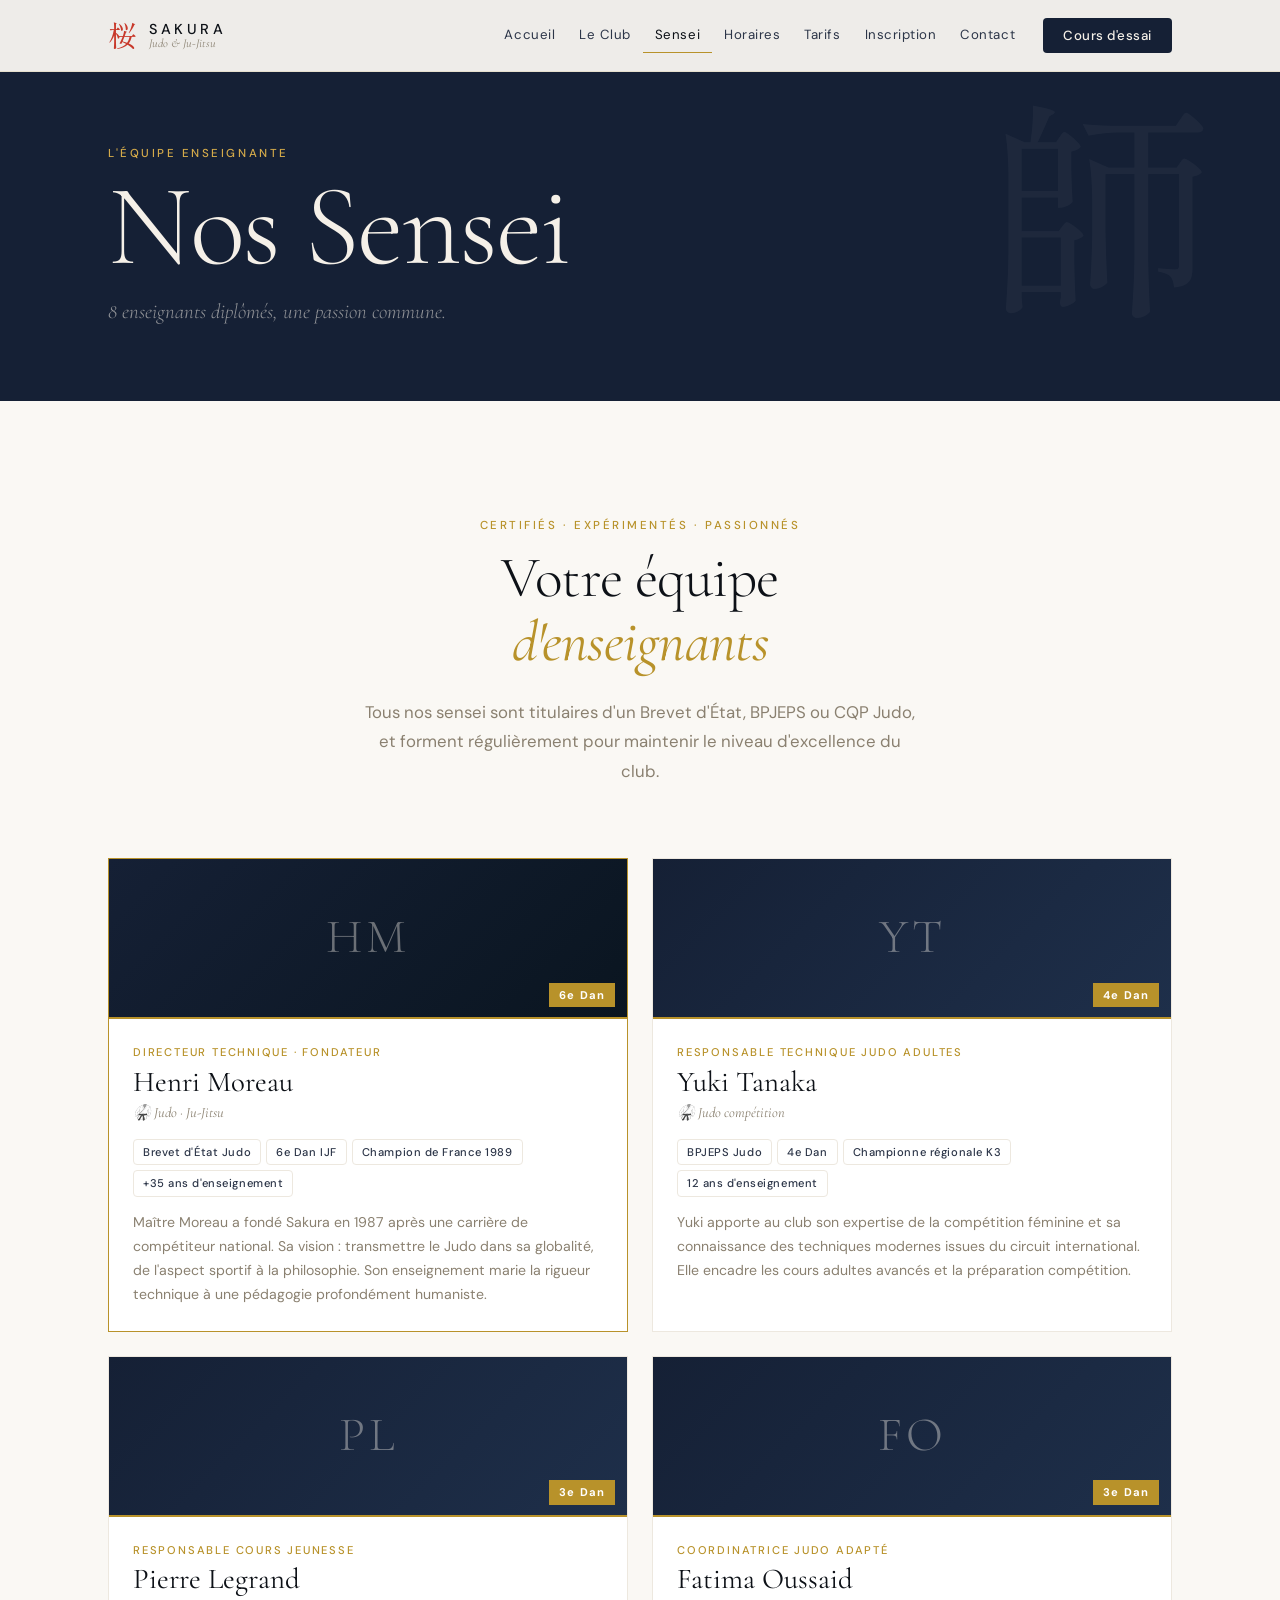
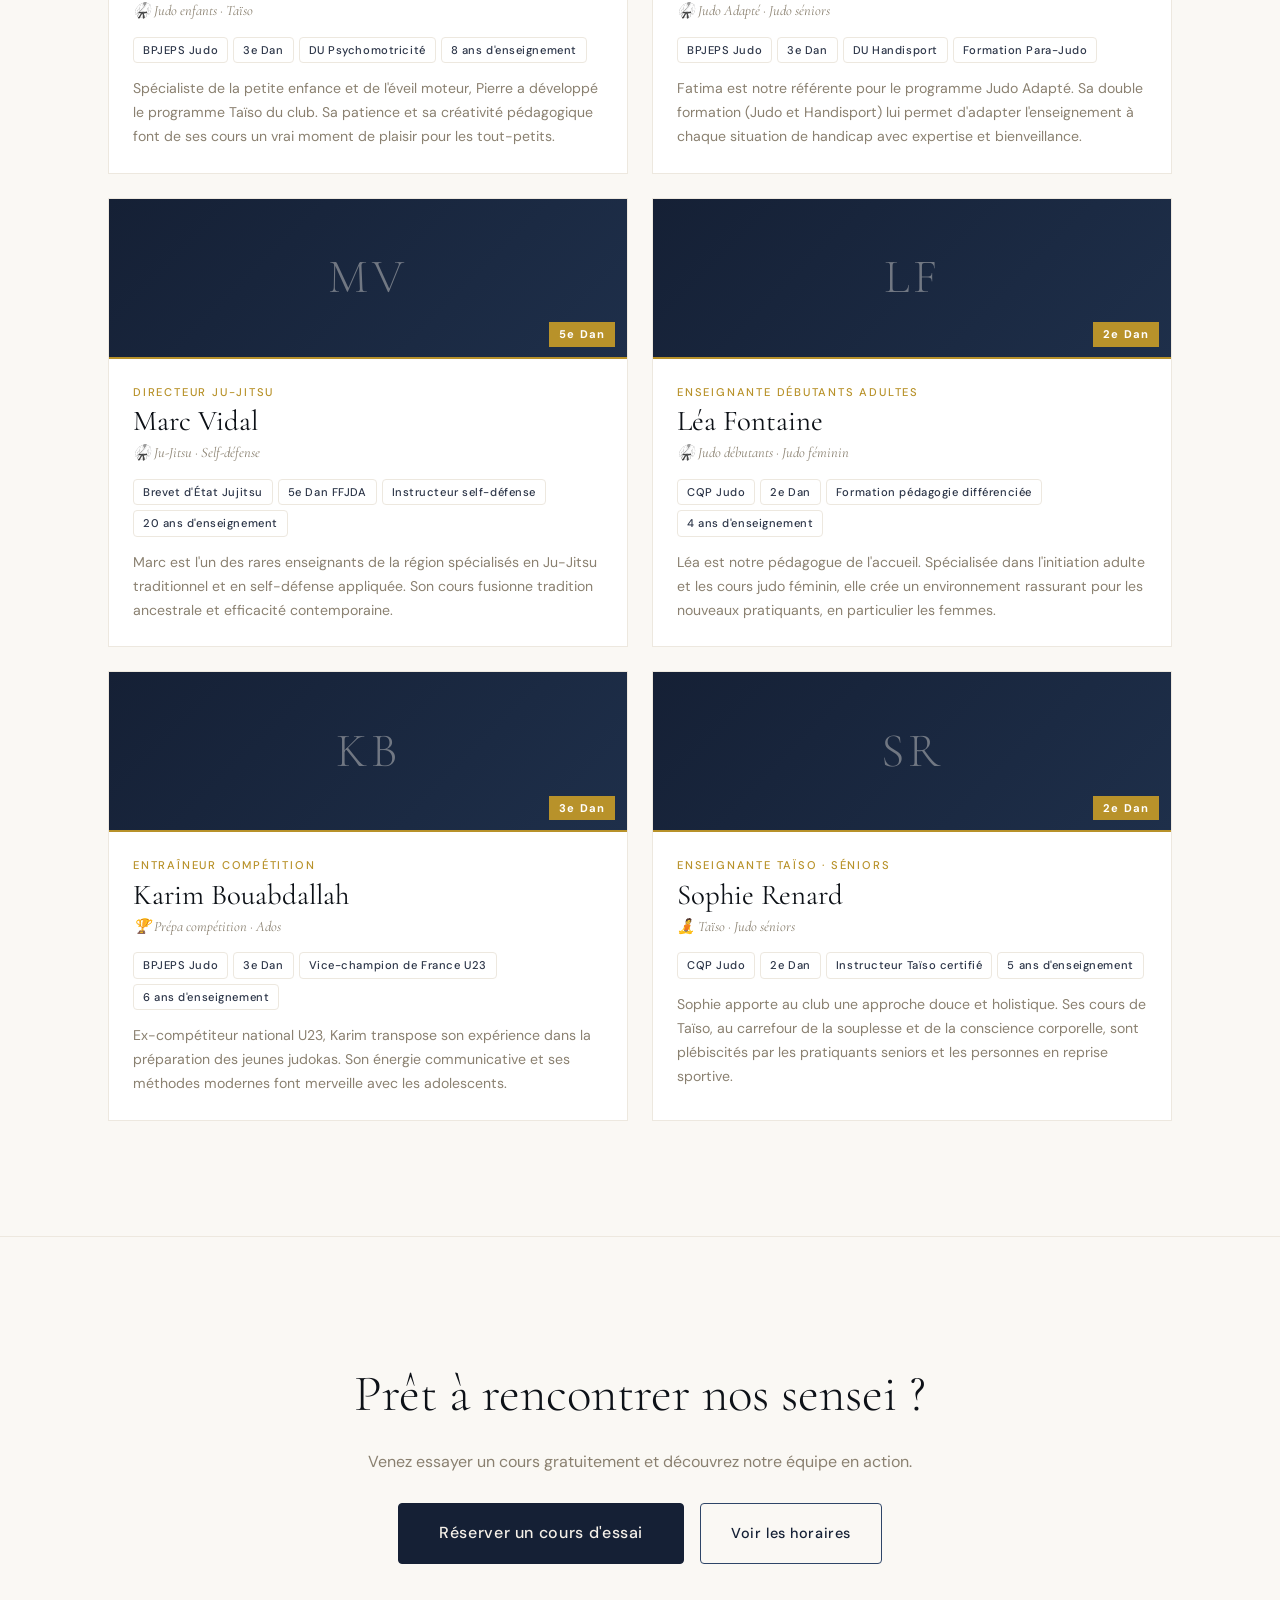
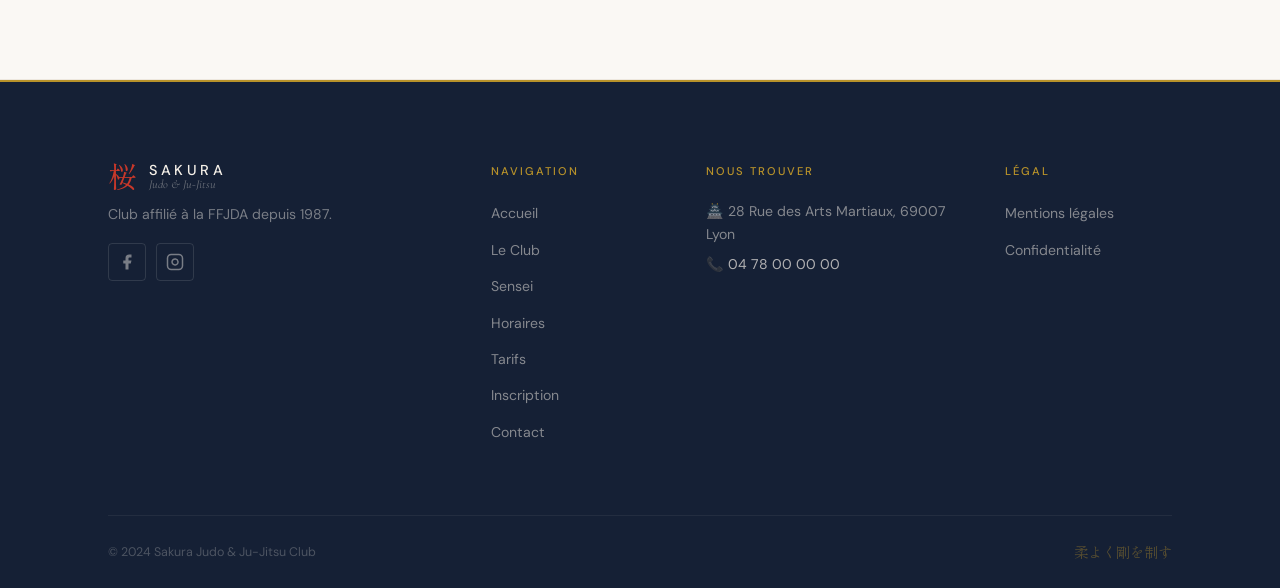
<file: judo-sensei.html>
<!DOCTYPE html>
<html lang="fr">
<head>
  <meta charset="UTF-8"><meta name="viewport" content="width=device-width, initial-scale=1.0">
  <title>Nos Sensei | Sakura Judo & Ju-Jitsu – Lyon</title>
  <meta name="description" content="Découvrez nos 8 enseignants diplômés : judo, ju-jitsu, judo adapté. Tous titulaires d'un diplôme d'État ou CQP, affiliés FFJDA.">
  <link rel="preconnect" href="https://fonts.googleapis.com">
  <link href="https://fonts.googleapis.com/css2?family=Cormorant+Garamond:ital,wght@0,300;0,400;0,600;0,700;1,300;1,400&family=Shippori+Mincho:wght@400;500;700&family=DM+Sans:ital,wght@0,300;0,400;0,500;1,300&display=swap" rel="stylesheet">
  <link rel="stylesheet" href="judo-style.css">
</head>
<body>
  <a href="#main-content" class="skip-link">Aller au contenu principal</a>
  <header class="header" role="banner">
    <nav class="nav" role="navigation" aria-label="Navigation principale">
      <a href="judo-index.html" class="nav__logo"><div class="logo-mon" aria-hidden="true">桜</div><div class="logo-text-wrap"><span class="logo-name">SAKURA</span><span class="logo-sub">Judo &amp; Ju-Jitsu</span></div></a>
      <button class="nav__burger" id="burgerBtn" aria-label="Ouvrir le menu" aria-expanded="false" aria-controls="navMenu"><span></span><span></span><span></span></button>
      <ul class="nav__menu" id="navMenu" role="list">
        <li><a href="judo-index.html" class="nav__link">Accueil</a></li><li><a href="judo-club.html" class="nav__link">Le Club</a></li>
        <li><a href="judo-sensei.html" class="nav__link active" aria-current="page">Sensei</a></li>
        <li><a href="judo-horaires.html" class="nav__link">Horaires</a></li><li><a href="judo-tarifs.html" class="nav__link">Tarifs</a></li>
        <li><a href="judo-inscription.html" class="nav__link">Inscription</a></li><li><a href="judo-contact.html" class="nav__link">Contact</a></li>
        <li><a href="judo-inscription.html" class="nav__cta">Cours d'essai</a></li>
      </ul>
    </nav>
  </header>
  <main id="main-content">
    <section class="page-hero" aria-label="En-tête Sensei">
      <div class="page-hero__deco" aria-hidden="true"><span lang="ja">師</span></div>
      <div class="container"><div class="page-hero__content">
        <div class="section-tag reveal">L'équipe enseignante</div>
        <h1 class="page-hero__title reveal">Nos Sensei</h1>
        <p class="page-hero__sub reveal">8 enseignants diplômés, une passion commune.</p>
      </div></div>
    </section>

    <section class="section" aria-labelledby="sensei-title">
      <div class="container">
        <div class="section-header reveal">
          <div class="section-tag">Certifiés · Expérimentés · Passionnés</div>
          <h2 id="sensei-title" class="section-title">Votre équipe<br><em>d'enseignants</em></h2>
          <p class="section-desc">Tous nos sensei sont titulaires d'un Brevet d'État, BPJEPS ou CQP Judo, et forment régulièrement pour maintenir le niveau d'excellence du club.</p>
        </div>
        <div class="sensei-grid">

          <article class="sensei-card sensei-card--chief reveal" aria-label="Sensei Henri Moreau">
            <div class="sensei-card__avatar">
              <div class="sensei-avatar-ph chief">HM</div>
              <div class="sensei-card__dan" aria-label="6e Dan">6e Dan</div>
            </div>
            <div class="sensei-card__body">
              <div class="sensei-card__role">Directeur technique · Fondateur</div>
              <h3 class="sensei-card__name">Henri Moreau</h3>
              <p class="sensei-card__disc">🥋 Judo · Ju-Jitsu</p>
              <div class="sensei-card__creds">
                <span>Brevet d'État Judo</span><span>6e Dan IJF</span><span>Champion de France 1989</span><span>+35 ans d'enseignement</span>
              </div>
              <p class="sensei-card__bio">Maître Moreau a fondé Sakura en 1987 après une carrière de compétiteur national. Sa vision : transmettre le Judo dans sa globalité, de l'aspect sportif à la philosophie. Son enseignement marie la rigueur technique à une pédagogie profondément humaniste.</p>
            </div>
          </article>

          <article class="sensei-card reveal" aria-label="Sensei Yuki Tanaka">
            <div class="sensei-card__avatar">
              <div class="sensei-avatar-ph">YT</div>
              <div class="sensei-card__dan" aria-label="4e Dan">4e Dan</div>
            </div>
            <div class="sensei-card__body">
              <div class="sensei-card__role">Responsable technique Judo adultes</div>
              <h3 class="sensei-card__name">Yuki Tanaka</h3>
              <p class="sensei-card__disc">🥋 Judo compétition</p>
              <div class="sensei-card__creds"><span>BPJEPS Judo</span><span>4e Dan</span><span>Championne régionale K3</span><span>12 ans d'enseignement</span></div>
              <p class="sensei-card__bio">Yuki apporte au club son expertise de la compétition féminine et sa connaissance des techniques modernes issues du circuit international. Elle encadre les cours adultes avancés et la préparation compétition.</p>
            </div>
          </article>

          <article class="sensei-card reveal" aria-label="Sensei Pierre Legrand">
            <div class="sensei-card__avatar">
              <div class="sensei-avatar-ph">PL</div>
              <div class="sensei-card__dan" aria-label="3e Dan">3e Dan</div>
            </div>
            <div class="sensei-card__body">
              <div class="sensei-card__role">Responsable cours jeunesse</div>
              <h3 class="sensei-card__name">Pierre Legrand</h3>
              <p class="sensei-card__disc">🥋 Judo enfants · Taïso</p>
              <div class="sensei-card__creds"><span>BPJEPS Judo</span><span>3e Dan</span><span>DU Psychomotricité</span><span>8 ans d'enseignement</span></div>
              <p class="sensei-card__bio">Spécialiste de la petite enfance et de l'éveil moteur, Pierre a développé le programme Taïso du club. Sa patience et sa créativité pédagogique font de ses cours un vrai moment de plaisir pour les tout-petits.</p>
            </div>
          </article>

          <article class="sensei-card reveal" aria-label="Sensei Fatima Oussaid">
            <div class="sensei-card__avatar">
              <div class="sensei-avatar-ph">FO</div>
              <div class="sensei-card__dan" aria-label="3e Dan">3e Dan</div>
            </div>
            <div class="sensei-card__body">
              <div class="sensei-card__role">Coordinatrice Judo Adapté</div>
              <h3 class="sensei-card__name">Fatima Oussaid</h3>
              <p class="sensei-card__disc">🥋 Judo Adapté · Judo séniors</p>
              <div class="sensei-card__creds"><span>BPJEPS Judo</span><span>3e Dan</span><span>DU Handisport</span><span>Formation Para-Judo</span></div>
              <p class="sensei-card__bio">Fatima est notre référente pour le programme Judo Adapté. Sa double formation (Judo et Handisport) lui permet d'adapter l'enseignement à chaque situation de handicap avec expertise et bienveillance.</p>
            </div>
          </article>

          <article class="sensei-card reveal" aria-label="Sensei Marc Vidal">
            <div class="sensei-card__avatar">
              <div class="sensei-avatar-ph">MV</div>
              <div class="sensei-card__dan" aria-label="5e Dan">5e Dan</div>
            </div>
            <div class="sensei-card__body">
              <div class="sensei-card__role">Directeur Ju-Jitsu</div>
              <h3 class="sensei-card__name">Marc Vidal</h3>
              <p class="sensei-card__disc">🥋 Ju-Jitsu · Self-défense</p>
              <div class="sensei-card__creds"><span>Brevet d'État Jujitsu</span><span>5e Dan FFJDA</span><span>Instructeur self-défense</span><span>20 ans d'enseignement</span></div>
              <p class="sensei-card__bio">Marc est l'un des rares enseignants de la région spécialisés en Ju-Jitsu traditionnel et en self-défense appliquée. Son cours fusionne tradition ancestrale et efficacité contemporaine.</p>
            </div>
          </article>

          <article class="sensei-card reveal" aria-label="Sensei Léa Fontaine">
            <div class="sensei-card__avatar">
              <div class="sensei-avatar-ph">LF</div>
              <div class="sensei-card__dan" aria-label="2e Dan">2e Dan</div>
            </div>
            <div class="sensei-card__body">
              <div class="sensei-card__role">Enseignante débutants adultes</div>
              <h3 class="sensei-card__name">Léa Fontaine</h3>
              <p class="sensei-card__disc">🥋 Judo débutants · Judo féminin</p>
              <div class="sensei-card__creds"><span>CQP Judo</span><span>2e Dan</span><span>Formation pédagogie différenciée</span><span>4 ans d'enseignement</span></div>
              <p class="sensei-card__bio">Léa est notre pédagogue de l'accueil. Spécialisée dans l'initiation adulte et les cours judo féminin, elle crée un environnement rassurant pour les nouveaux pratiquants, en particulier les femmes.</p>
            </div>
          </article>

          <article class="sensei-card reveal" aria-label="Sensei Karim Bouabdallah">
            <div class="sensei-card__avatar">
              <div class="sensei-avatar-ph">KB</div>
              <div class="sensei-card__dan" aria-label="3e Dan">3e Dan</div>
            </div>
            <div class="sensei-card__body">
              <div class="sensei-card__role">Entraîneur compétition</div>
              <h3 class="sensei-card__name">Karim Bouabdallah</h3>
              <p class="sensei-card__disc">🏆 Prépa compétition · Ados</p>
              <div class="sensei-card__creds"><span>BPJEPS Judo</span><span>3e Dan</span><span>Vice-champion de France U23</span><span>6 ans d'enseignement</span></div>
              <p class="sensei-card__bio">Ex-compétiteur national U23, Karim transpose son expérience dans la préparation des jeunes judokas. Son énergie communicative et ses méthodes modernes font merveille avec les adolescents.</p>
            </div>
          </article>

          <article class="sensei-card reveal" aria-label="Sensei Sophie Renard">
            <div class="sensei-card__avatar">
              <div class="sensei-avatar-ph">SR</div>
              <div class="sensei-card__dan" aria-label="2e Dan">2e Dan</div>
            </div>
            <div class="sensei-card__body">
              <div class="sensei-card__role">Enseignante Taïso · Séniors</div>
              <h3 class="sensei-card__name">Sophie Renard</h3>
              <p class="sensei-card__disc">🧘 Taïso · Judo séniors</p>
              <div class="sensei-card__creds"><span>CQP Judo</span><span>2e Dan</span><span>Instructeur Taïso certifié</span><span>5 ans d'enseignement</span></div>
              <p class="sensei-card__bio">Sophie apporte au club une approche douce et holistique. Ses cours de Taïso, au carrefour de la souplesse et de la conscience corporelle, sont plébiscités par les pratiquants seniors et les personnes en reprise sportive.</p>
            </div>
          </article>

        </div>
      </div>
    </section>

    <section class="cta-band section section--light" aria-labelledby="cta-sensei"><div class="container"><div class="cta-band__content reveal"><h2 id="cta-sensei">Prêt à rencontrer nos sensei ?</h2><p>Venez essayer un cours gratuitement et découvrez notre équipe en action.</p><div class="cta-band__actions"><a href="judo-inscription.html" class="btn btn--primary btn--large">Réserver un cours d'essai</a><a href="judo-horaires.html" class="btn btn--outline">Voir les horaires</a></div></div></div></section>
  </main>
  <footer class="footer" role="contentinfo"><div class="container"><div class="footer__grid"><div class="footer__brand"><a href="judo-index.html" class="nav__logo footer__logo"><div class="logo-mon" aria-hidden="true">桜</div><div class="logo-text-wrap"><span class="logo-name">SAKURA</span><span class="logo-sub">Judo &amp; Ju-Jitsu</span></div></a><p>Club affilié à la FFJDA depuis 1987.</p><div class="footer__social"><a href="https://facebook.com" target="_blank" rel="noopener noreferrer" class="social-link" aria-label="Facebook"><svg width="18" height="18" viewBox="0 0 24 24" fill="currentColor" aria-hidden="true"><path d="M18 2h-3a5 5 0 0 0-5 5v3H7v4h3v8h4v-8h3l1-4h-4V7a1 1 0 0 1 1-1h3z"/></svg></a><a href="https://instagram.com" target="_blank" rel="noopener noreferrer" class="social-link" aria-label="Instagram"><svg width="18" height="18" viewBox="0 0 24 24" fill="none" stroke="currentColor" stroke-width="2" aria-hidden="true"><rect x="2" y="2" width="20" height="20" rx="5" ry="5"/><path d="M16 11.37A4 4 0 1 1 12.63 8 4 4 0 0 1 16 11.37z"/><line x1="17.5" y1="6.5" x2="17.51" y2="6.5"/></svg></a></div></div>
  <nav class="footer__nav" aria-label="Navigation"><h3>Navigation</h3><ul role="list"><li><a href="judo-index.html">Accueil</a></li><li><a href="judo-club.html">Le Club</a></li><li><a href="judo-sensei.html">Sensei</a></li><li><a href="judo-horaires.html">Horaires</a></li><li><a href="judo-tarifs.html">Tarifs</a></li><li><a href="judo-inscription.html">Inscription</a></li><li><a href="judo-contact.html">Contact</a></li></ul></nav>
  <div class="footer__contact"><h3>Nous trouver</h3><address><p>🏯 28 Rue des Arts Martiaux, 69007 Lyon</p><p>📞 <a href="tel:+33478000000">04 78 00 00 00</a></p></address></div>
  <div class="footer__legal"><h3>Légal</h3><ul role="list"><li><a href="judo-mentions.html">Mentions légales</a></li><li><a href="judo-confidentialite.html">Confidentialité</a></li></ul></div></div>
  <div class="footer__bottom"><p>&copy; 2024 Sakura Judo &amp; Ju-Jitsu Club</p><p lang="ja" title="La voie douce">柔よく剛を制す</p></div></div></footer>
  <script src="judo-script.js"></script>
</body>
</html>
</file>
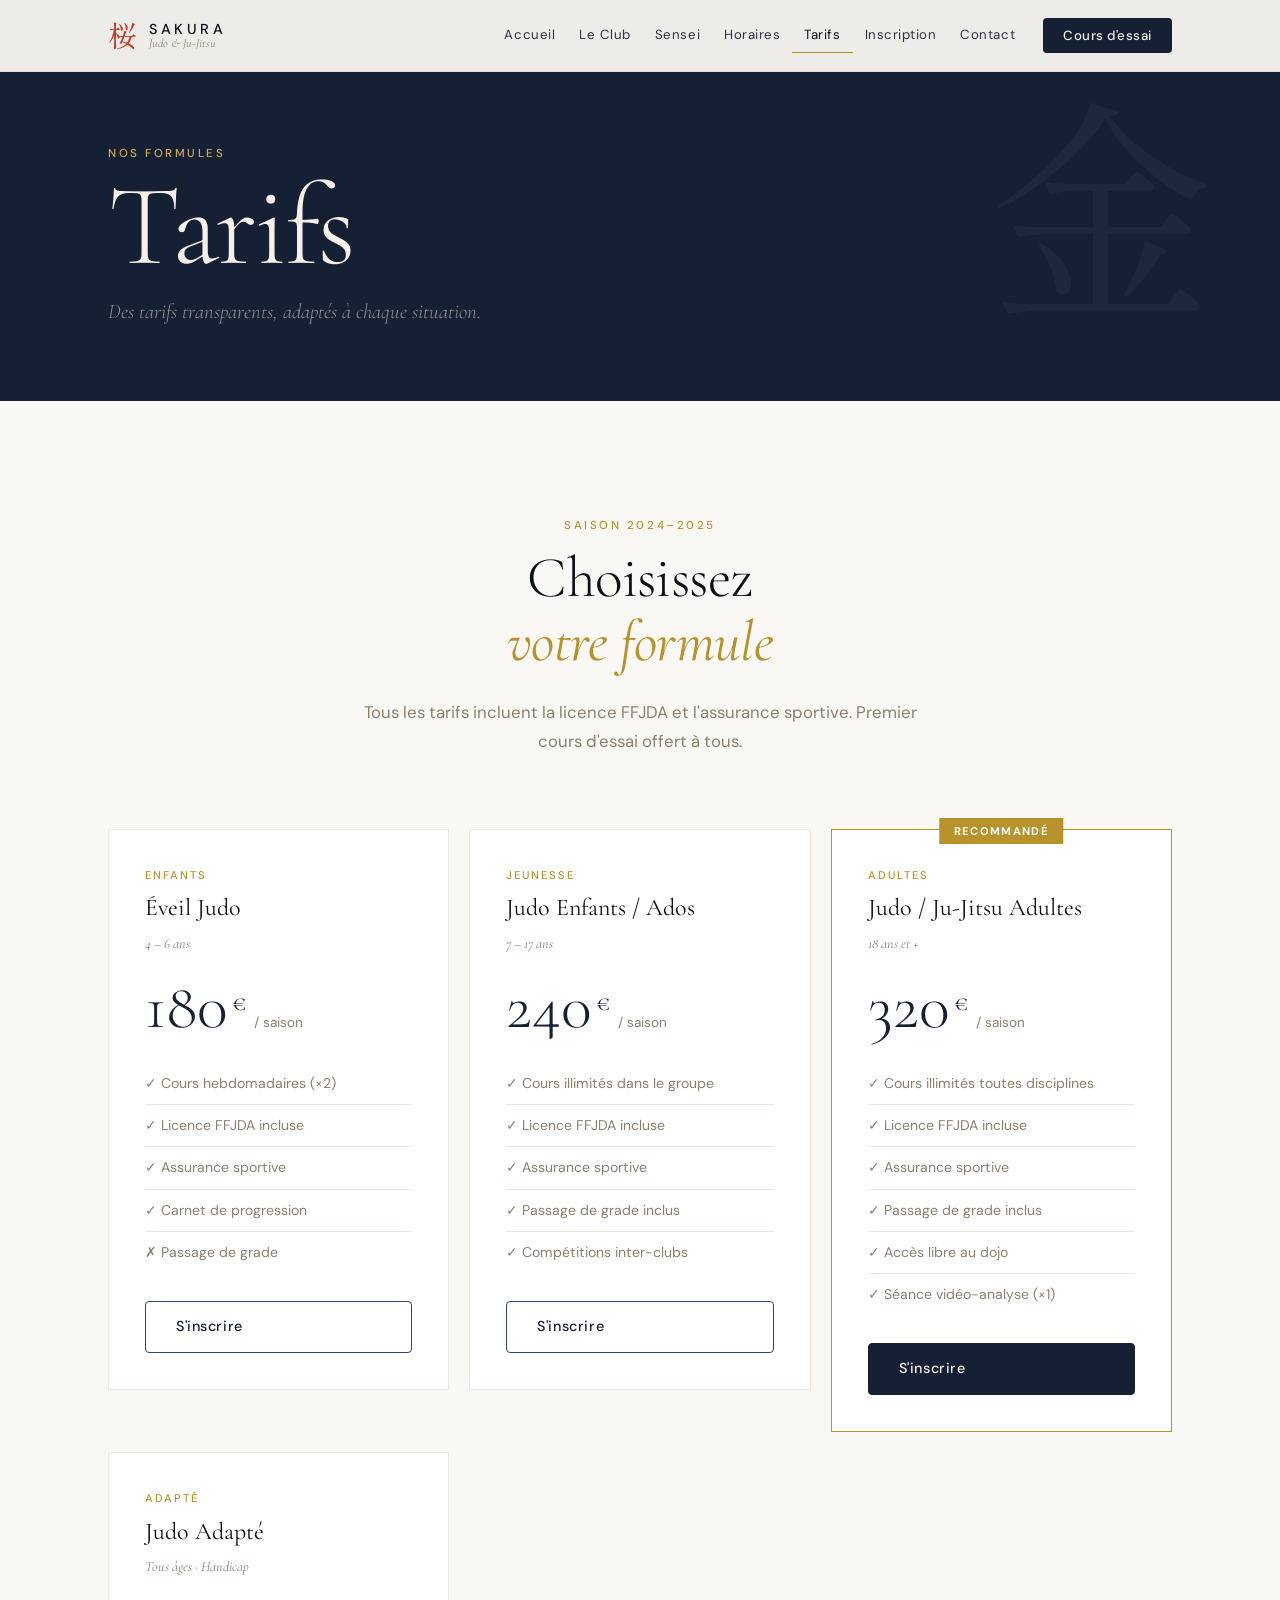
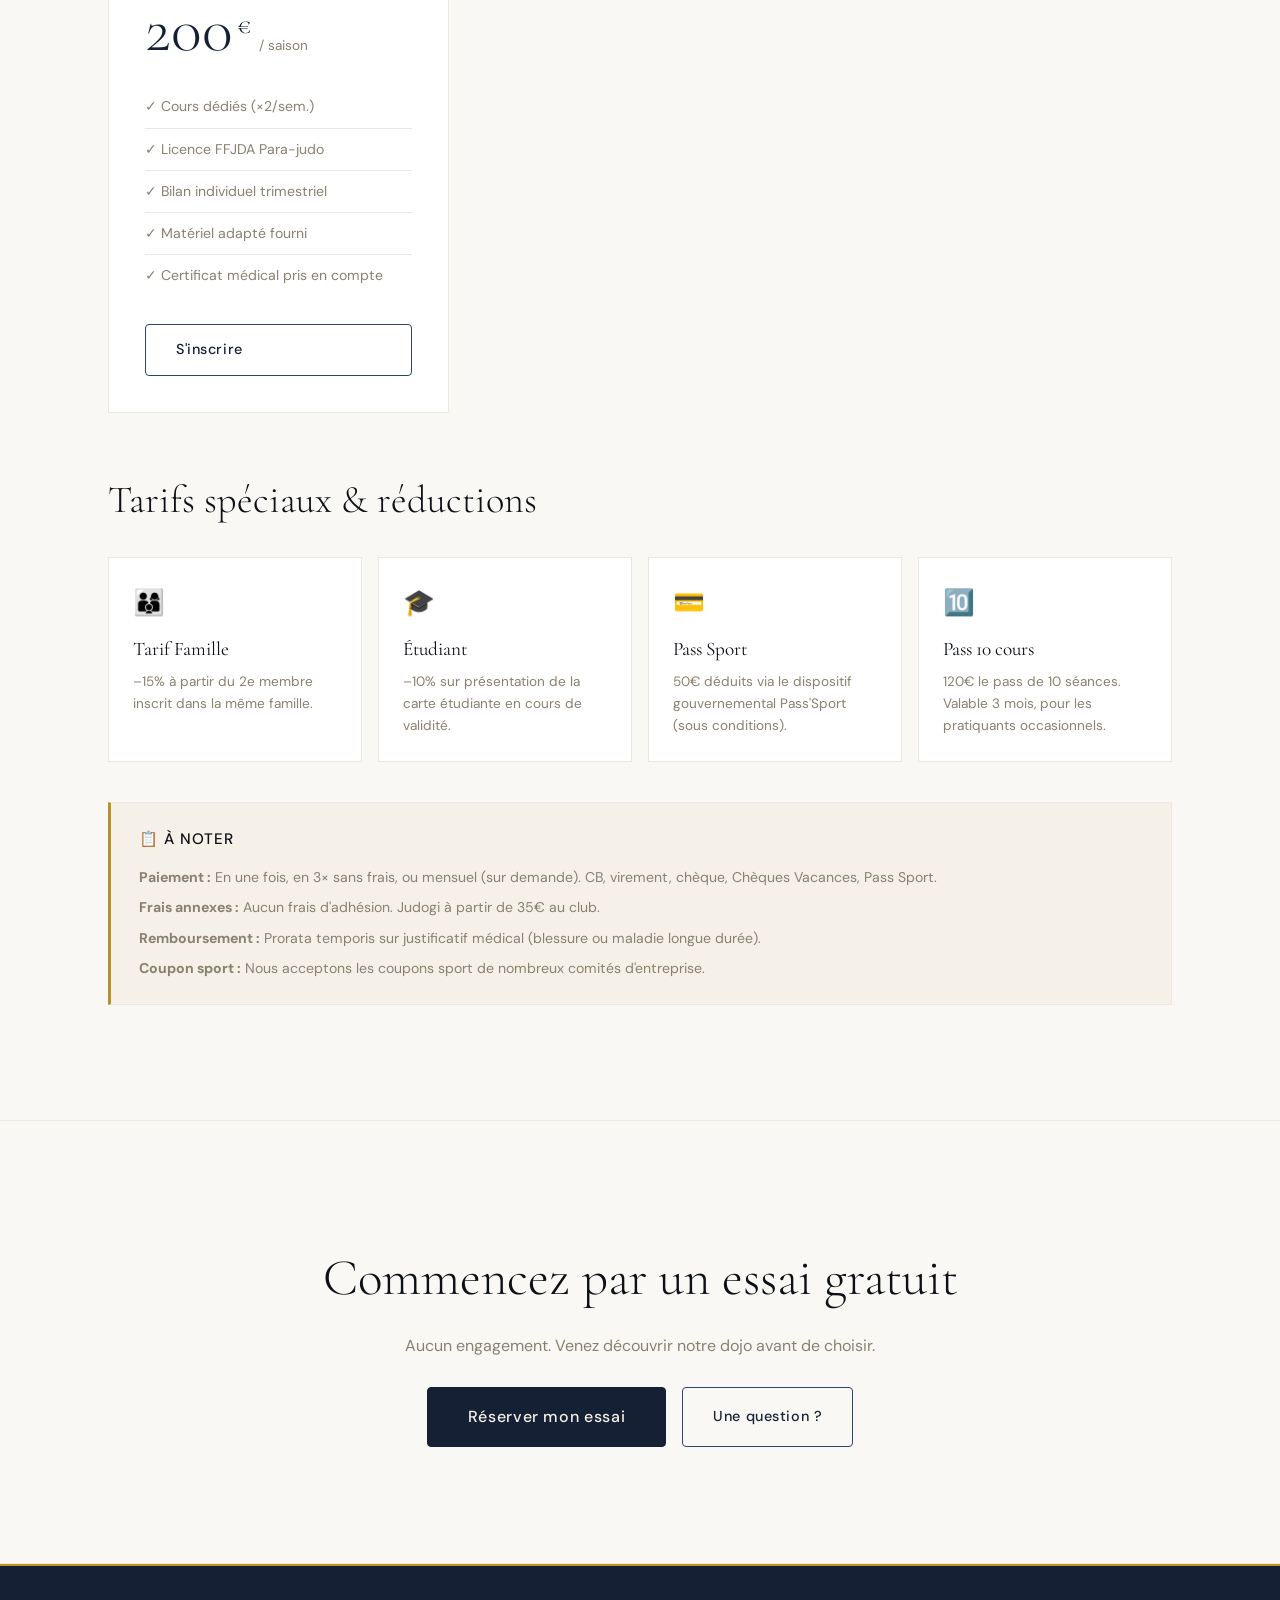
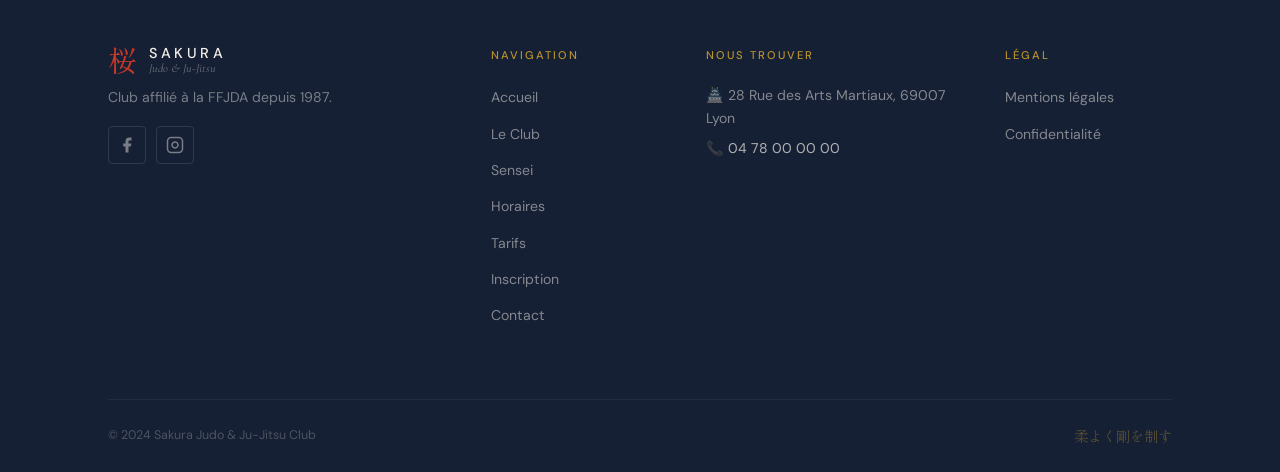
<file: judo-tarifs.html>
<!DOCTYPE html>
<html lang="fr">
<head>
  <meta charset="UTF-8"><meta name="viewport" content="width=device-width, initial-scale=1.0">
  <title>Tarifs | Sakura Judo & Ju-Jitsu – Lyon</title>
  <meta name="description" content="Tarifs des cours de judo et ju-jitsu à Lyon. Abonnement annuel, mensuel, séance unique. Tarifs enfants, ados, adultes, famille.">
  <link rel="preconnect" href="https://fonts.googleapis.com">
  <link href="https://fonts.googleapis.com/css2?family=Cormorant+Garamond:ital,wght@0,300;0,400;0,600;0,700;1,300;1,400&family=Shippori+Mincho:wght@400;500;700&family=DM+Sans:ital,wght@0,300;0,400;0,500;1,300&display=swap" rel="stylesheet">
  <link rel="stylesheet" href="judo-style.css">
</head>
<body>
  <a href="#main-content" class="skip-link">Aller au contenu principal</a>
  <header class="header" role="banner"><nav class="nav" role="navigation" aria-label="Navigation principale"><a href="judo-index.html" class="nav__logo"><div class="logo-mon" aria-hidden="true">桜</div><div class="logo-text-wrap"><span class="logo-name">SAKURA</span><span class="logo-sub">Judo &amp; Ju-Jitsu</span></div></a><button class="nav__burger" id="burgerBtn" aria-label="Ouvrir le menu" aria-expanded="false" aria-controls="navMenu"><span></span><span></span><span></span></button><ul class="nav__menu" id="navMenu" role="list"><li><a href="judo-index.html" class="nav__link">Accueil</a></li><li><a href="judo-club.html" class="nav__link">Le Club</a></li><li><a href="judo-sensei.html" class="nav__link">Sensei</a></li><li><a href="judo-horaires.html" class="nav__link">Horaires</a></li><li><a href="judo-tarifs.html" class="nav__link active" aria-current="page">Tarifs</a></li><li><a href="judo-inscription.html" class="nav__link">Inscription</a></li><li><a href="judo-contact.html" class="nav__link">Contact</a></li><li><a href="judo-inscription.html" class="nav__cta">Cours d'essai</a></li></ul></nav></header>
  <main id="main-content">
    <section class="page-hero" aria-label="Tarifs"><div class="page-hero__deco" aria-hidden="true"><span lang="ja">金</span></div><div class="container"><div class="page-hero__content"><div class="section-tag reveal">Nos formules</div><h1 class="page-hero__title reveal">Tarifs</h1><p class="page-hero__sub reveal">Des tarifs transparents, adaptés à chaque situation.</p></div></div></section>

    <section class="section" aria-labelledby="pricing-h">
      <div class="container">
        <div class="section-header reveal"><div class="section-tag">Saison 2024–2025</div><h2 id="pricing-h" class="section-title">Choisissez<br><em>votre formule</em></h2><p class="section-desc">Tous les tarifs incluent la licence FFJDA et l'assurance sportive. Premier cours d'essai offert à tous.</p></div>

        <div class="pricing-grid">
          <div class="price-card reveal">
            <div class="price-card__header">
              <div class="price-card__cat">Enfants</div>
              <h3>Éveil Judo</h3>
              <p class="price-card__ages">4 – 6 ans</p>
              <div class="price-card__price"><span class="price-num">180</span><span class="price-cur">€</span><span class="price-per">/ saison</span></div>
            </div>
            <ul class="price-feats" role="list">
              <li>✓ Cours hebdomadaires (×2)</li><li>✓ Licence FFJDA incluse</li>
              <li>✓ Assurance sportive</li><li>✓ Carnet de progression</li>
              <li>✗ Passage de grade</li>
            </ul>
            <a href="judo-inscription.html" class="btn btn--outline w-full">S'inscrire</a>
          </div>

          <div class="price-card reveal">
            <div class="price-card__header">
              <div class="price-card__cat">Jeunesse</div>
              <h3>Judo Enfants / Ados</h3>
              <p class="price-card__ages">7 – 17 ans</p>
              <div class="price-card__price"><span class="price-num">240</span><span class="price-cur">€</span><span class="price-per">/ saison</span></div>
            </div>
            <ul class="price-feats" role="list">
              <li>✓ Cours illimités dans le groupe</li><li>✓ Licence FFJDA incluse</li>
              <li>✓ Assurance sportive</li><li>✓ Passage de grade inclus</li>
              <li>✓ Compétitions inter-clubs</li>
            </ul>
            <a href="judo-inscription.html" class="btn btn--outline w-full">S'inscrire</a>
          </div>

          <div class="price-card price-card--gold reveal">
            <div class="price-card__badge">Recommandé</div>
            <div class="price-card__header">
              <div class="price-card__cat">Adultes</div>
              <h3>Judo / Ju-Jitsu Adultes</h3>
              <p class="price-card__ages">18 ans et +</p>
              <div class="price-card__price"><span class="price-num">320</span><span class="price-cur">€</span><span class="price-per">/ saison</span></div>
            </div>
            <ul class="price-feats" role="list">
              <li>✓ Cours illimités toutes disciplines</li><li>✓ Licence FFJDA incluse</li>
              <li>✓ Assurance sportive</li><li>✓ Passage de grade inclus</li>
              <li>✓ Accès libre au dojo</li><li>✓ Séance vidéo-analyse (×1)</li>
            </ul>
            <a href="judo-inscription.html" class="btn btn--primary w-full">S'inscrire</a>
          </div>

          <div class="price-card reveal">
            <div class="price-card__header">
              <div class="price-card__cat">Adapté</div>
              <h3>Judo Adapté</h3>
              <p class="price-card__ages">Tous âges · Handicap</p>
              <div class="price-card__price"><span class="price-num">200</span><span class="price-cur">€</span><span class="price-per">/ saison</span></div>
            </div>
            <ul class="price-feats" role="list">
              <li>✓ Cours dédiés (×2/sem.)</li><li>✓ Licence FFJDA Para-judo</li>
              <li>✓ Bilan individuel trimestriel</li><li>✓ Matériel adapté fourni</li>
              <li>✓ Certificat médical pris en compte</li>
            </ul>
            <a href="judo-inscription.html" class="btn btn--outline w-full">S'inscrire</a>
          </div>
        </div>

        <!-- TARIFS SPÉCIAUX -->
        <div class="special-section reveal" aria-labelledby="special-h">
          <h3 id="special-h" class="section-title--sm">Tarifs spéciaux &amp; réductions</h3>
          <div class="special-grid">
            <div class="special-item"><span>👨‍👩‍👦</span><h4>Tarif Famille</h4><p>–15% à partir du 2e membre inscrit dans la même famille.</p></div>
            <div class="special-item"><span>🎓</span><h4>Étudiant</h4><p>–10% sur présentation de la carte étudiante en cours de validité.</p></div>
            <div class="special-item"><span>💳</span><h4>Pass Sport</h4><p>50€ déduits via le dispositif gouvernemental Pass'Sport (sous conditions).</p></div>
            <div class="special-item"><span>🔟</span><h4>Pass 10 cours</h4><p>120€ le pass de 10 séances. Valable 3 mois, pour les pratiquants occasionnels.</p></div>
          </div>
        </div>

        <div class="pricing-note reveal" role="note">
          <h3>📋 À noter</h3>
          <ul>
            <li><strong>Paiement :</strong> En une fois, en 3× sans frais, ou mensuel (sur demande). CB, virement, chèque, Chèques Vacances, Pass Sport.</li>
            <li><strong>Frais annexes :</strong> Aucun frais d'adhésion. Judogi à partir de 35€ au club.</li>
            <li><strong>Remboursement :</strong> Prorata temporis sur justificatif médical (blessure ou maladie longue durée).</li>
            <li><strong>Coupon sport :</strong> Nous acceptons les coupons sport de nombreux comités d'entreprise.</li>
          </ul>
        </div>
      </div>
    </section>
    <section class="cta-band section section--light" aria-labelledby="cta-tarifs"><div class="container"><div class="cta-band__content reveal"><h2 id="cta-tarifs">Commencez par un essai gratuit</h2><p>Aucun engagement. Venez découvrir notre dojo avant de choisir.</p><div class="cta-band__actions"><a href="judo-inscription.html" class="btn btn--primary btn--large">Réserver mon essai</a><a href="judo-contact.html" class="btn btn--outline">Une question ?</a></div></div></div></section>
  </main>
  <footer class="footer" role="contentinfo"><div class="container"><div class="footer__grid"><div class="footer__brand"><a href="judo-index.html" class="nav__logo footer__logo"><div class="logo-mon" aria-hidden="true">桜</div><div class="logo-text-wrap"><span class="logo-name">SAKURA</span><span class="logo-sub">Judo &amp; Ju-Jitsu</span></div></a><p>Club affilié à la FFJDA depuis 1987.</p><div class="footer__social"><a href="https://facebook.com" target="_blank" rel="noopener noreferrer" class="social-link" aria-label="Facebook"><svg width="18" height="18" viewBox="0 0 24 24" fill="currentColor" aria-hidden="true"><path d="M18 2h-3a5 5 0 0 0-5 5v3H7v4h3v8h4v-8h3l1-4h-4V7a1 1 0 0 1 1-1h3z"/></svg></a><a href="https://instagram.com" target="_blank" rel="noopener noreferrer" class="social-link" aria-label="Instagram"><svg width="18" height="18" viewBox="0 0 24 24" fill="none" stroke="currentColor" stroke-width="2" aria-hidden="true"><rect x="2" y="2" width="20" height="20" rx="5" ry="5"/><path d="M16 11.37A4 4 0 1 1 12.63 8 4 4 0 0 1 16 11.37z"/><line x1="17.5" y1="6.5" x2="17.51" y2="6.5"/></svg></a></div></div>
  <nav class="footer__nav" aria-label="Navigation"><h3>Navigation</h3><ul role="list"><li><a href="judo-index.html">Accueil</a></li><li><a href="judo-club.html">Le Club</a></li><li><a href="judo-sensei.html">Sensei</a></li><li><a href="judo-horaires.html">Horaires</a></li><li><a href="judo-tarifs.html">Tarifs</a></li><li><a href="judo-inscription.html">Inscription</a></li><li><a href="judo-contact.html">Contact</a></li></ul></nav>
  <div class="footer__contact"><h3>Nous trouver</h3><address><p>🏯 28 Rue des Arts Martiaux, 69007 Lyon</p><p>📞 <a href="tel:+33478000000">04 78 00 00 00</a></p></address></div>
  <div class="footer__legal"><h3>Légal</h3><ul role="list"><li><a href="judo-mentions.html">Mentions légales</a></li><li><a href="judo-confidentialite.html">Confidentialité</a></li></ul></div></div>
  <div class="footer__bottom"><p>&copy; 2024 Sakura Judo &amp; Ju-Jitsu Club</p><p lang="ja" title="La voie douce">柔よく剛を制す</p></div></div></footer>
  <script src="judo-script.js"></script>
</body>
</html>
</file>
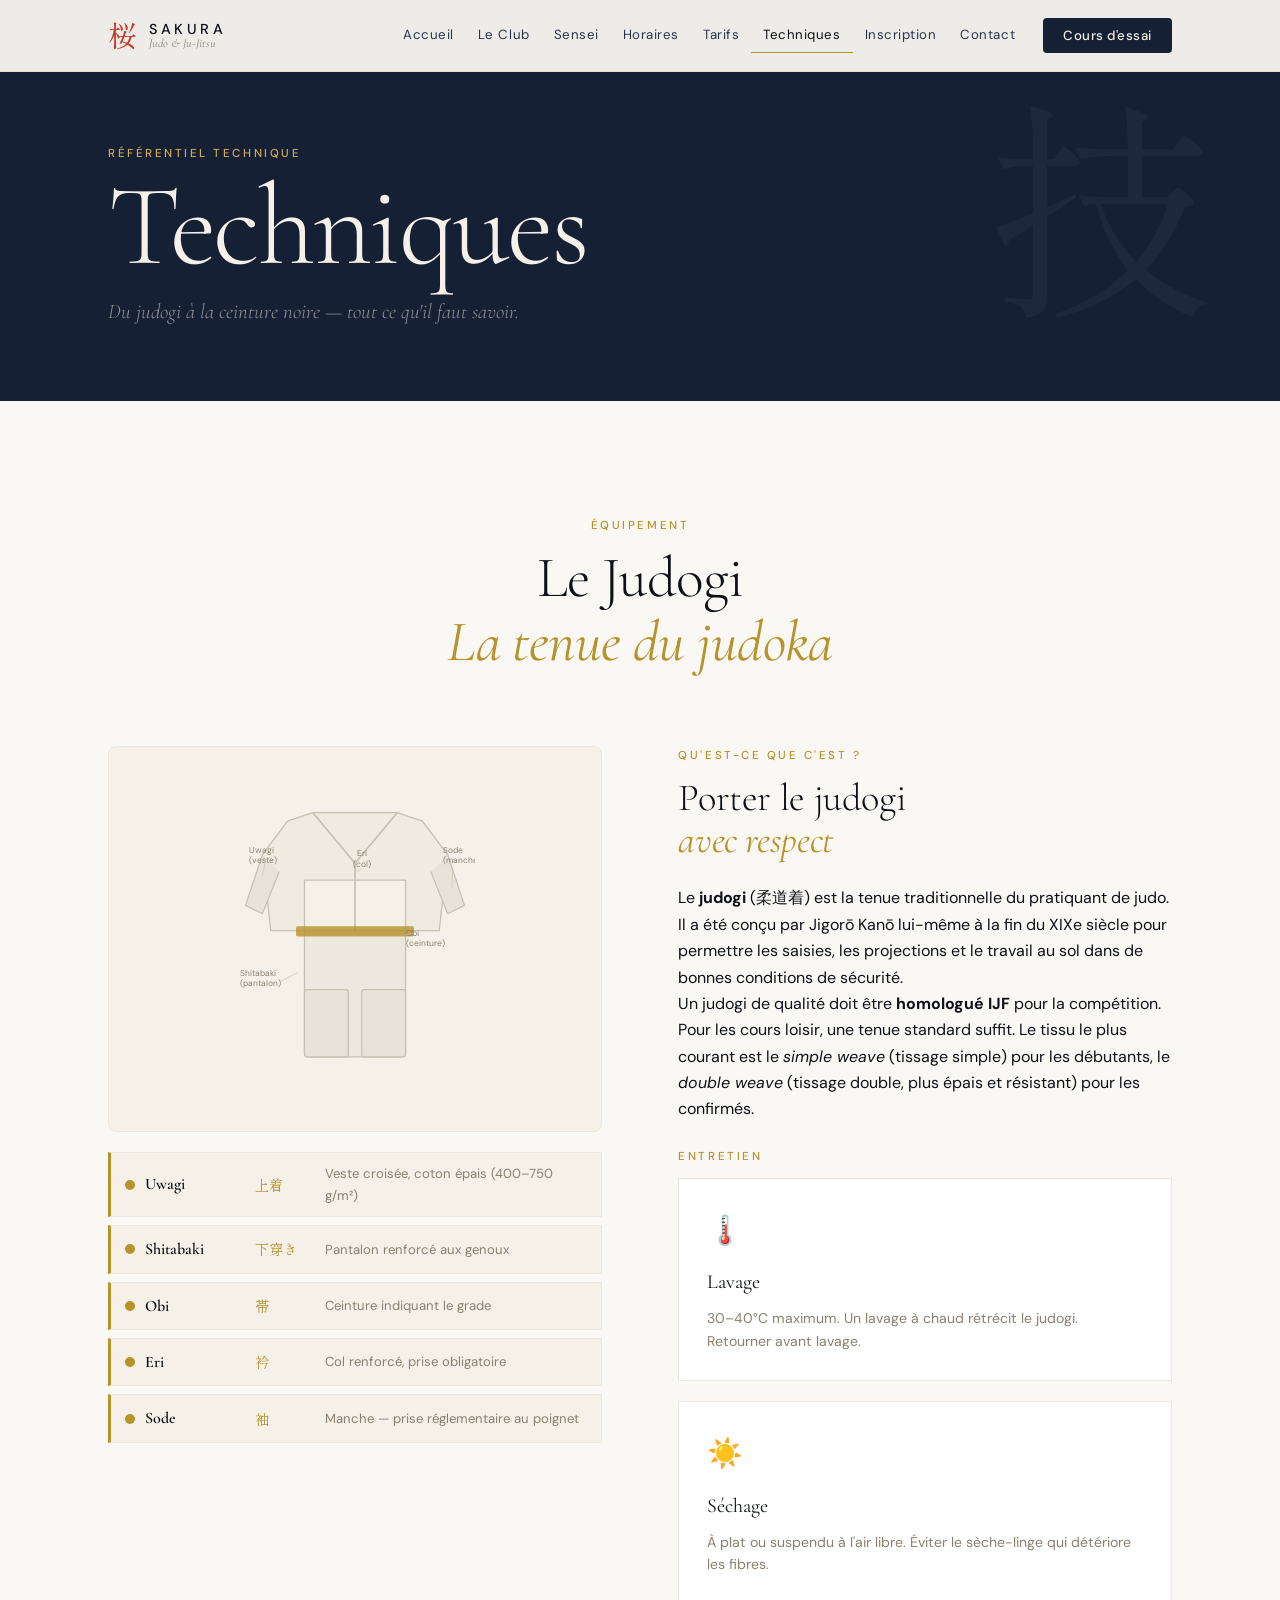
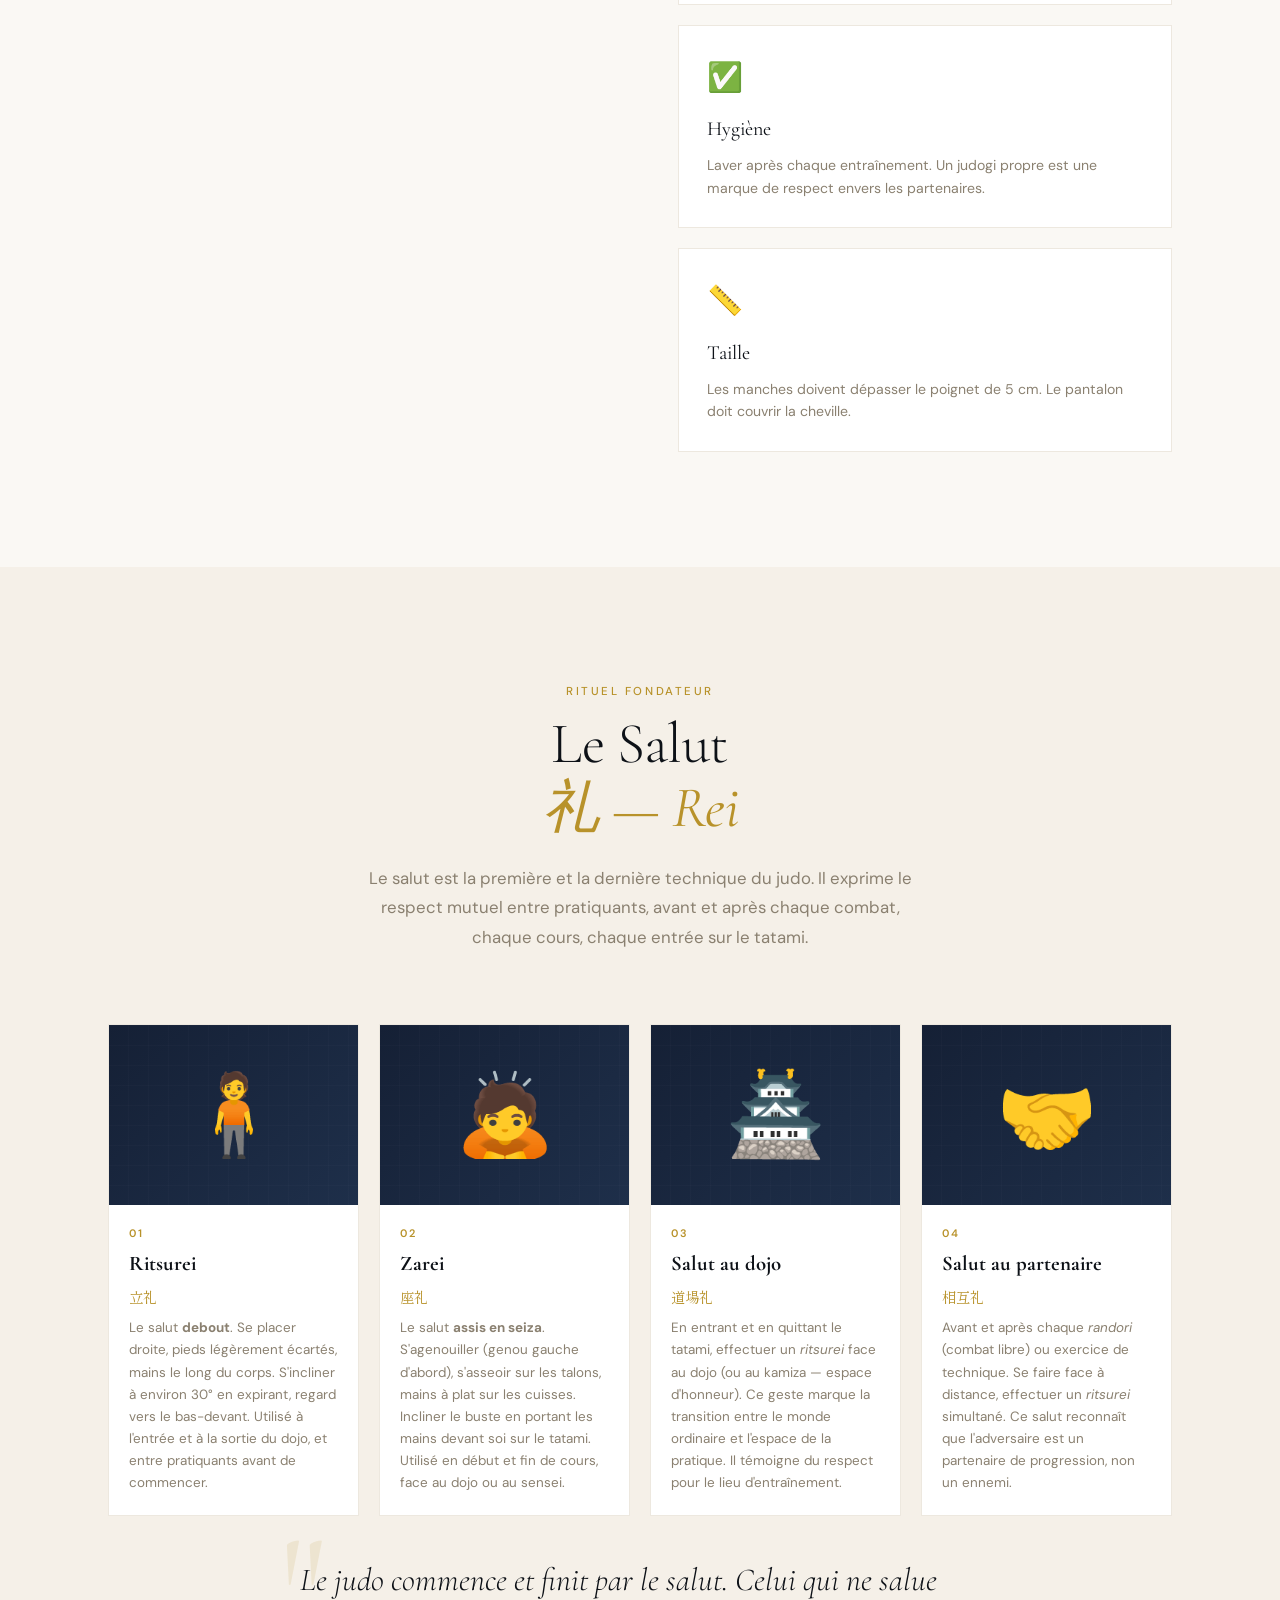
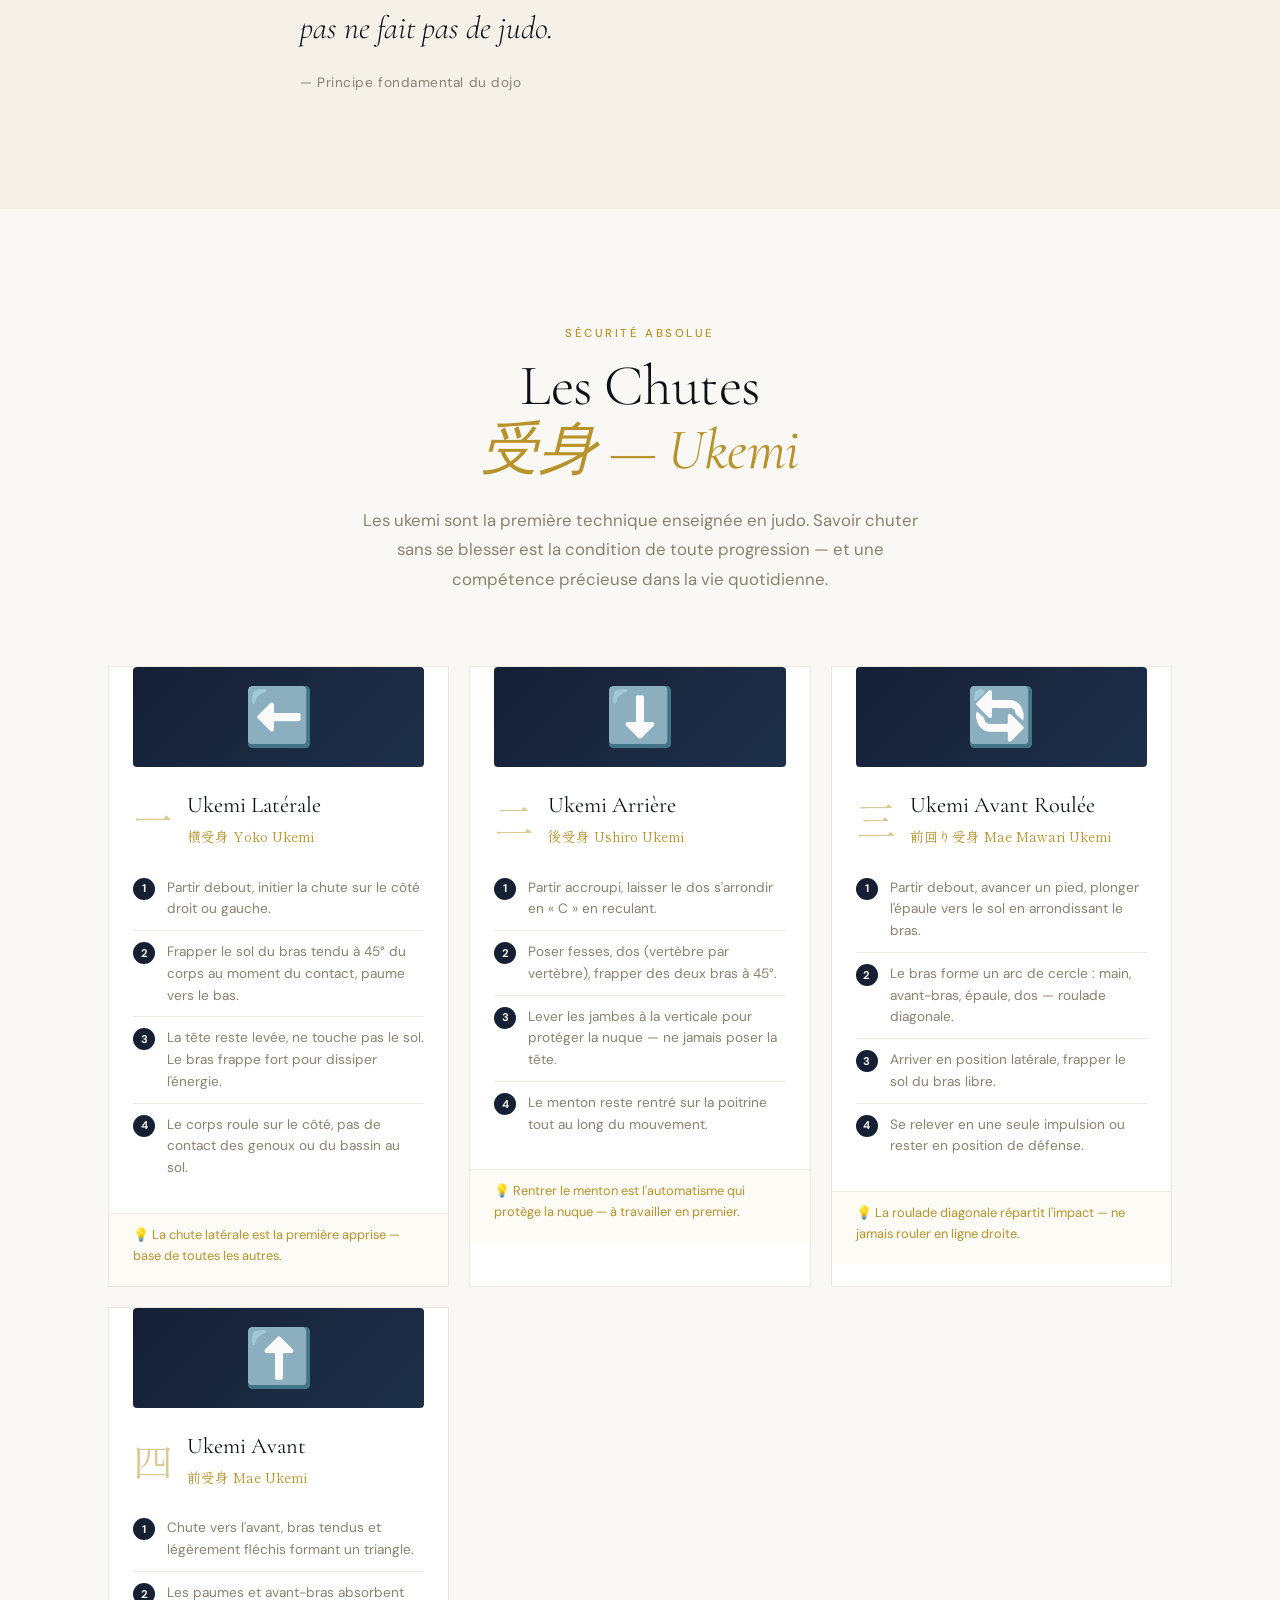
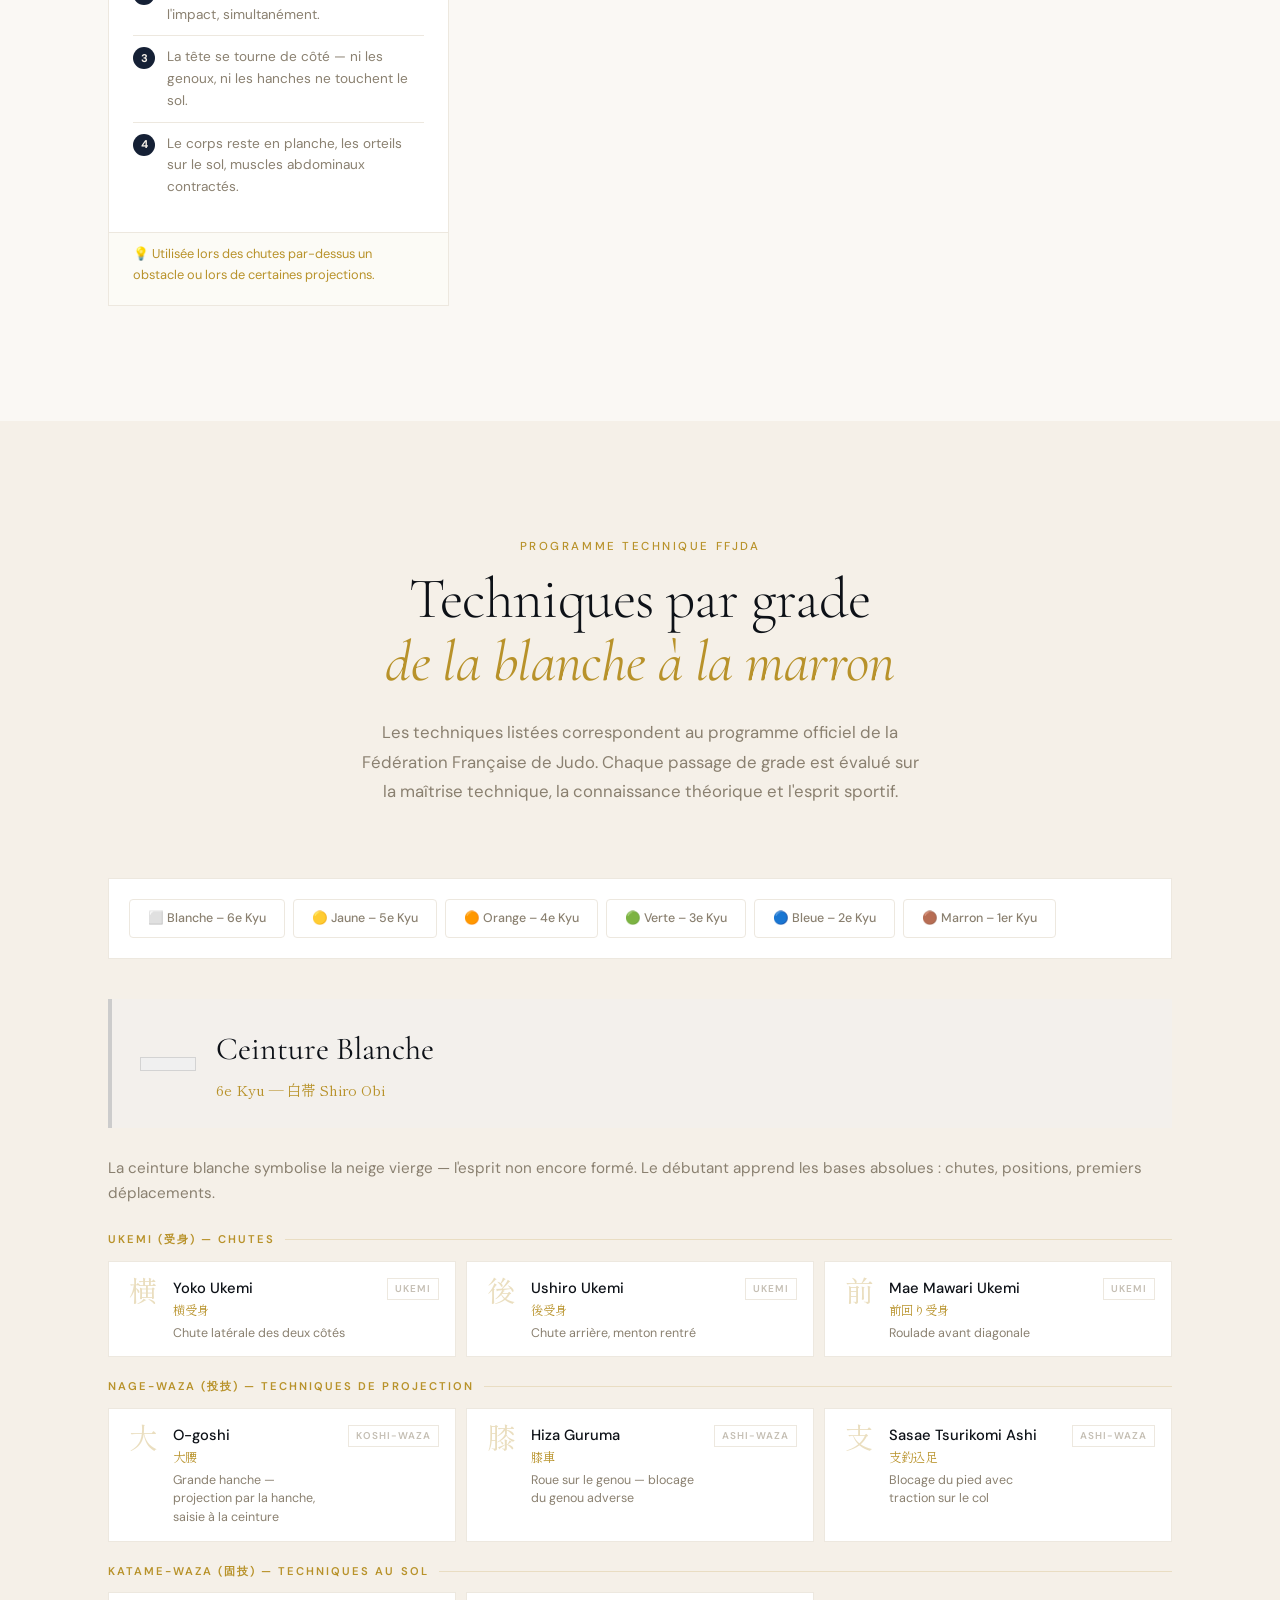
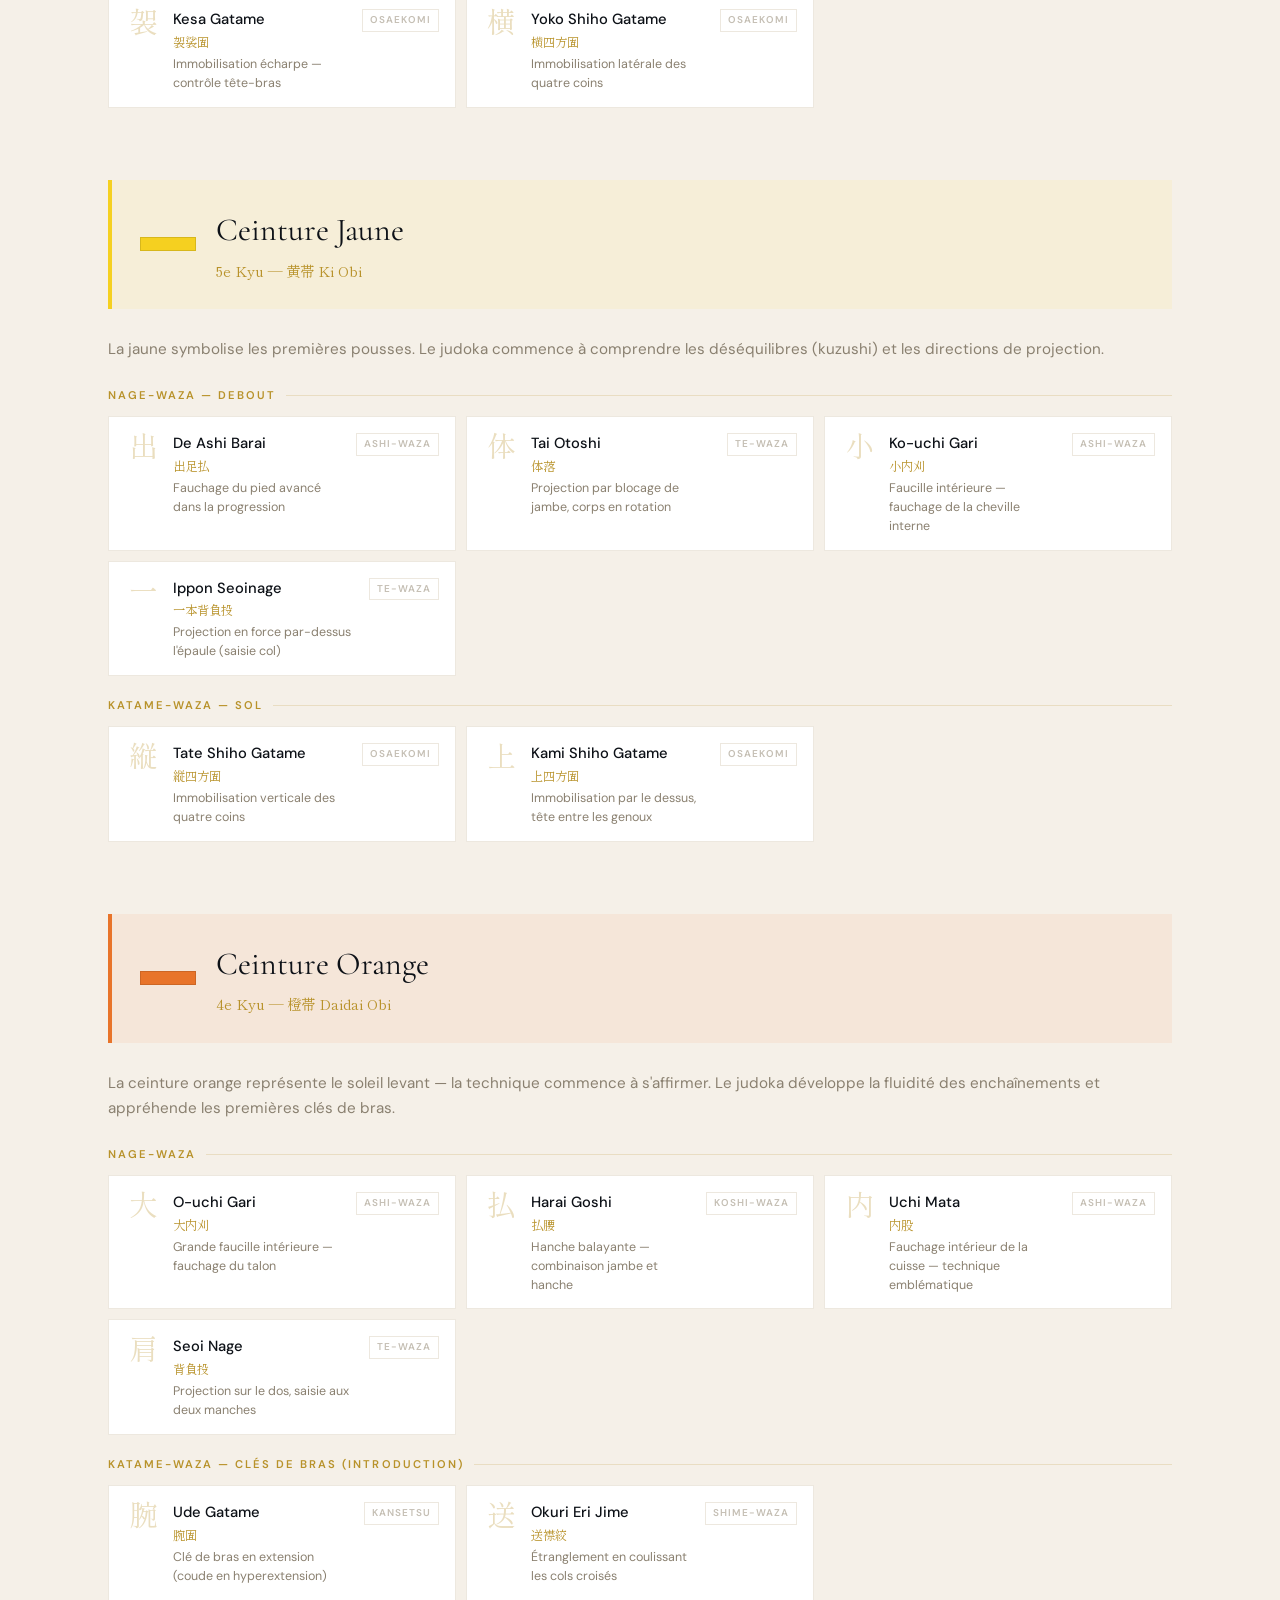
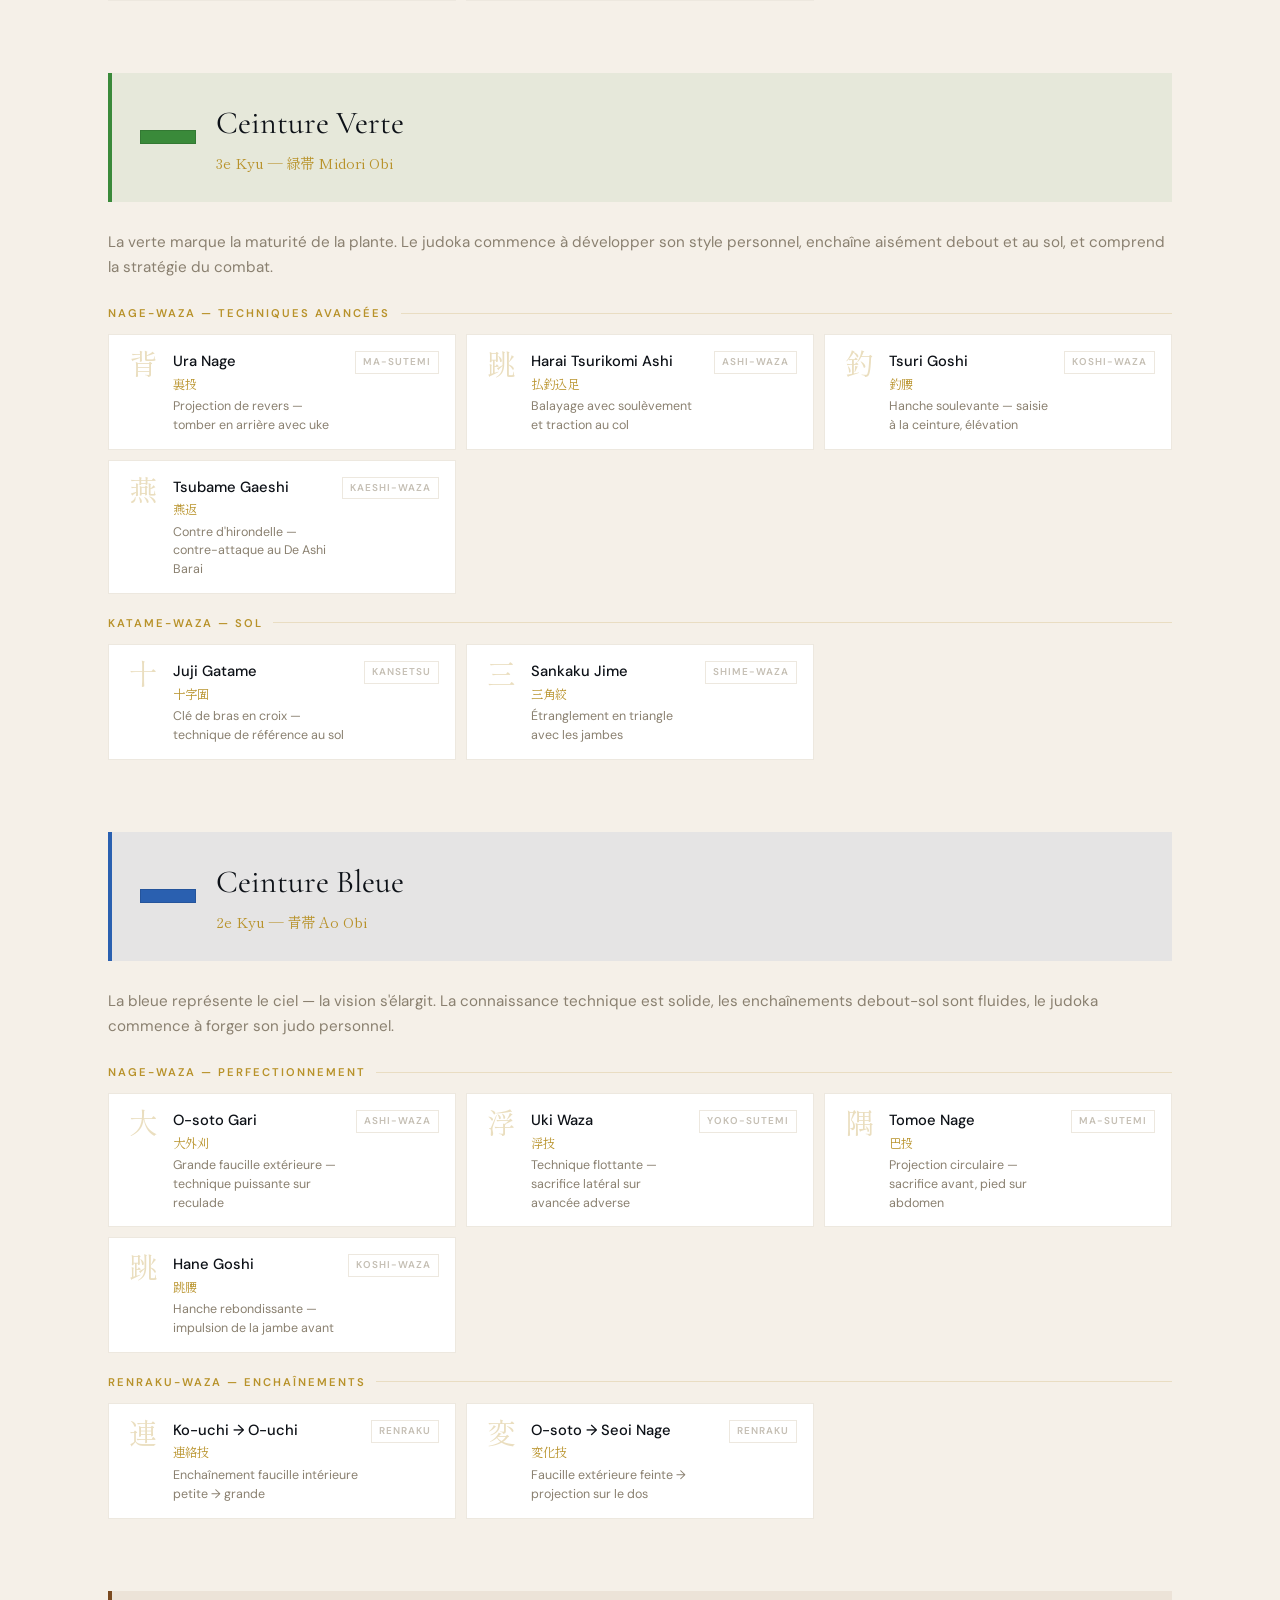
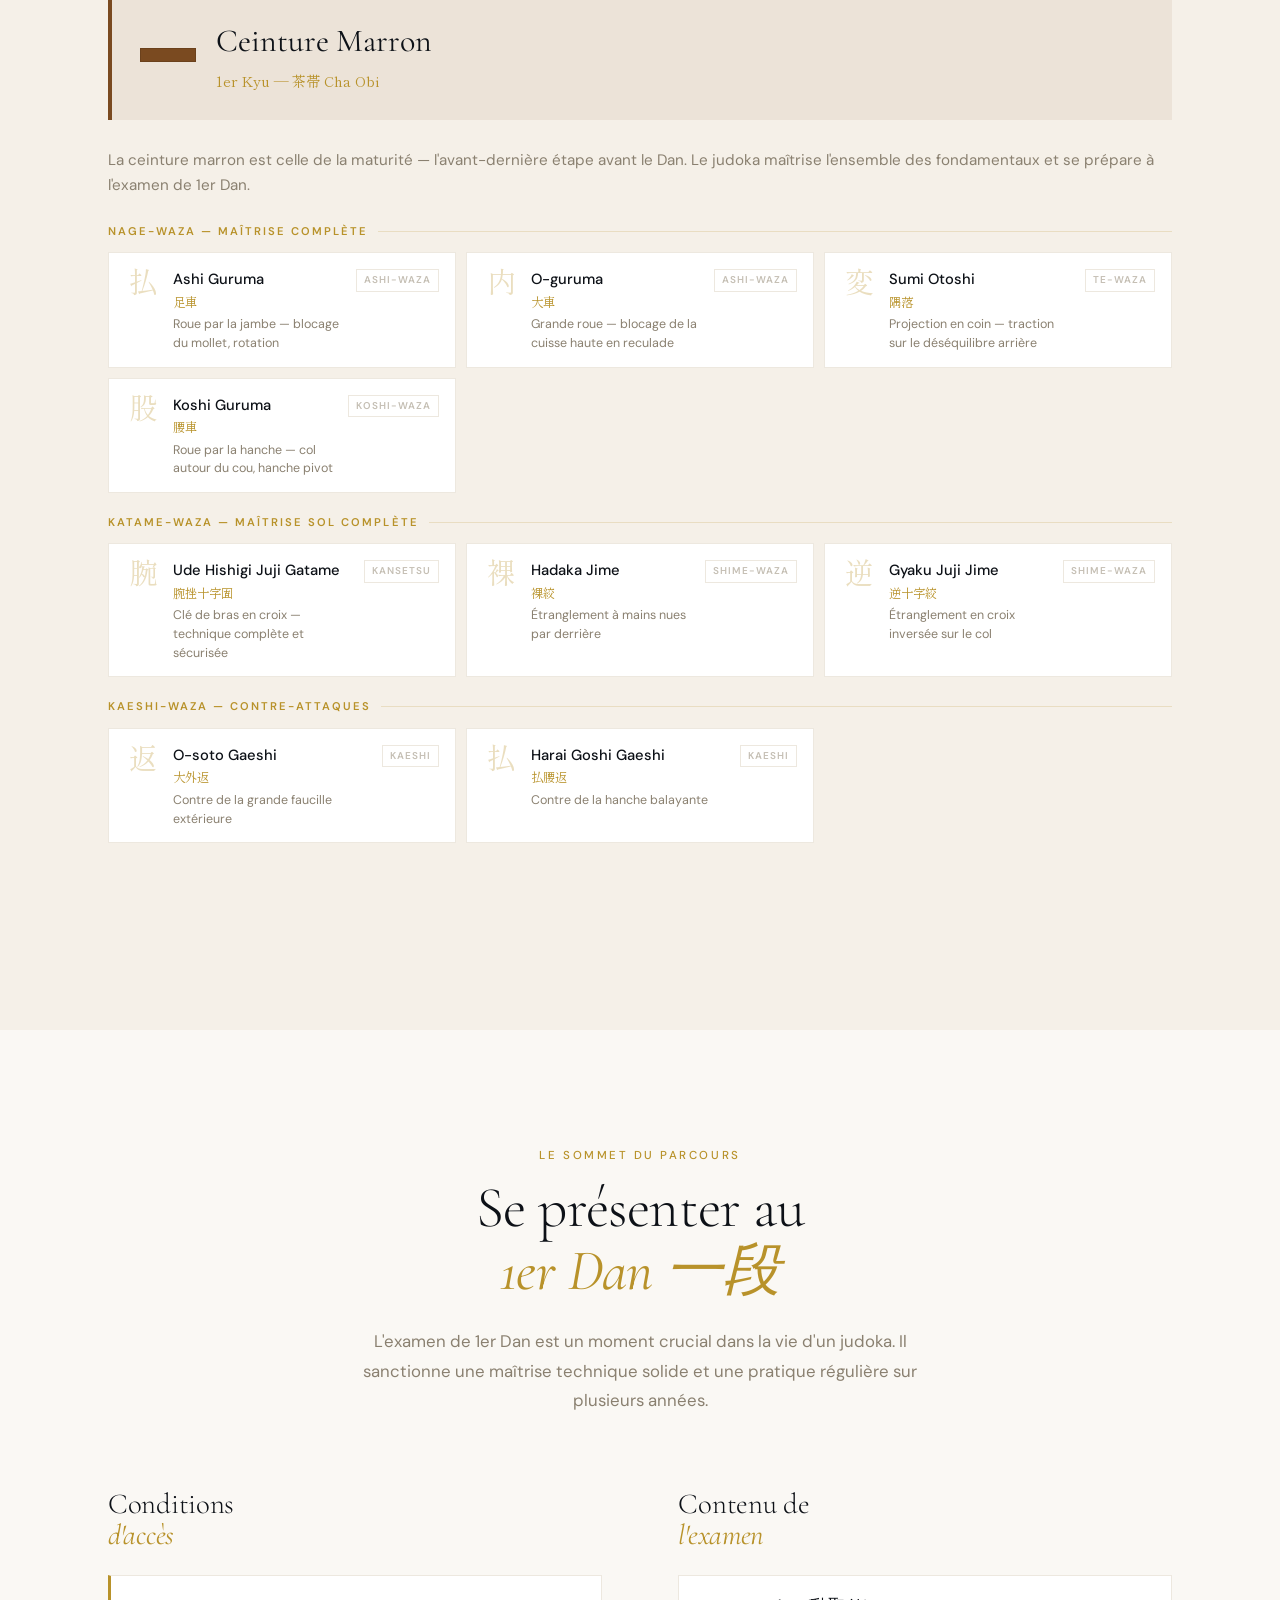
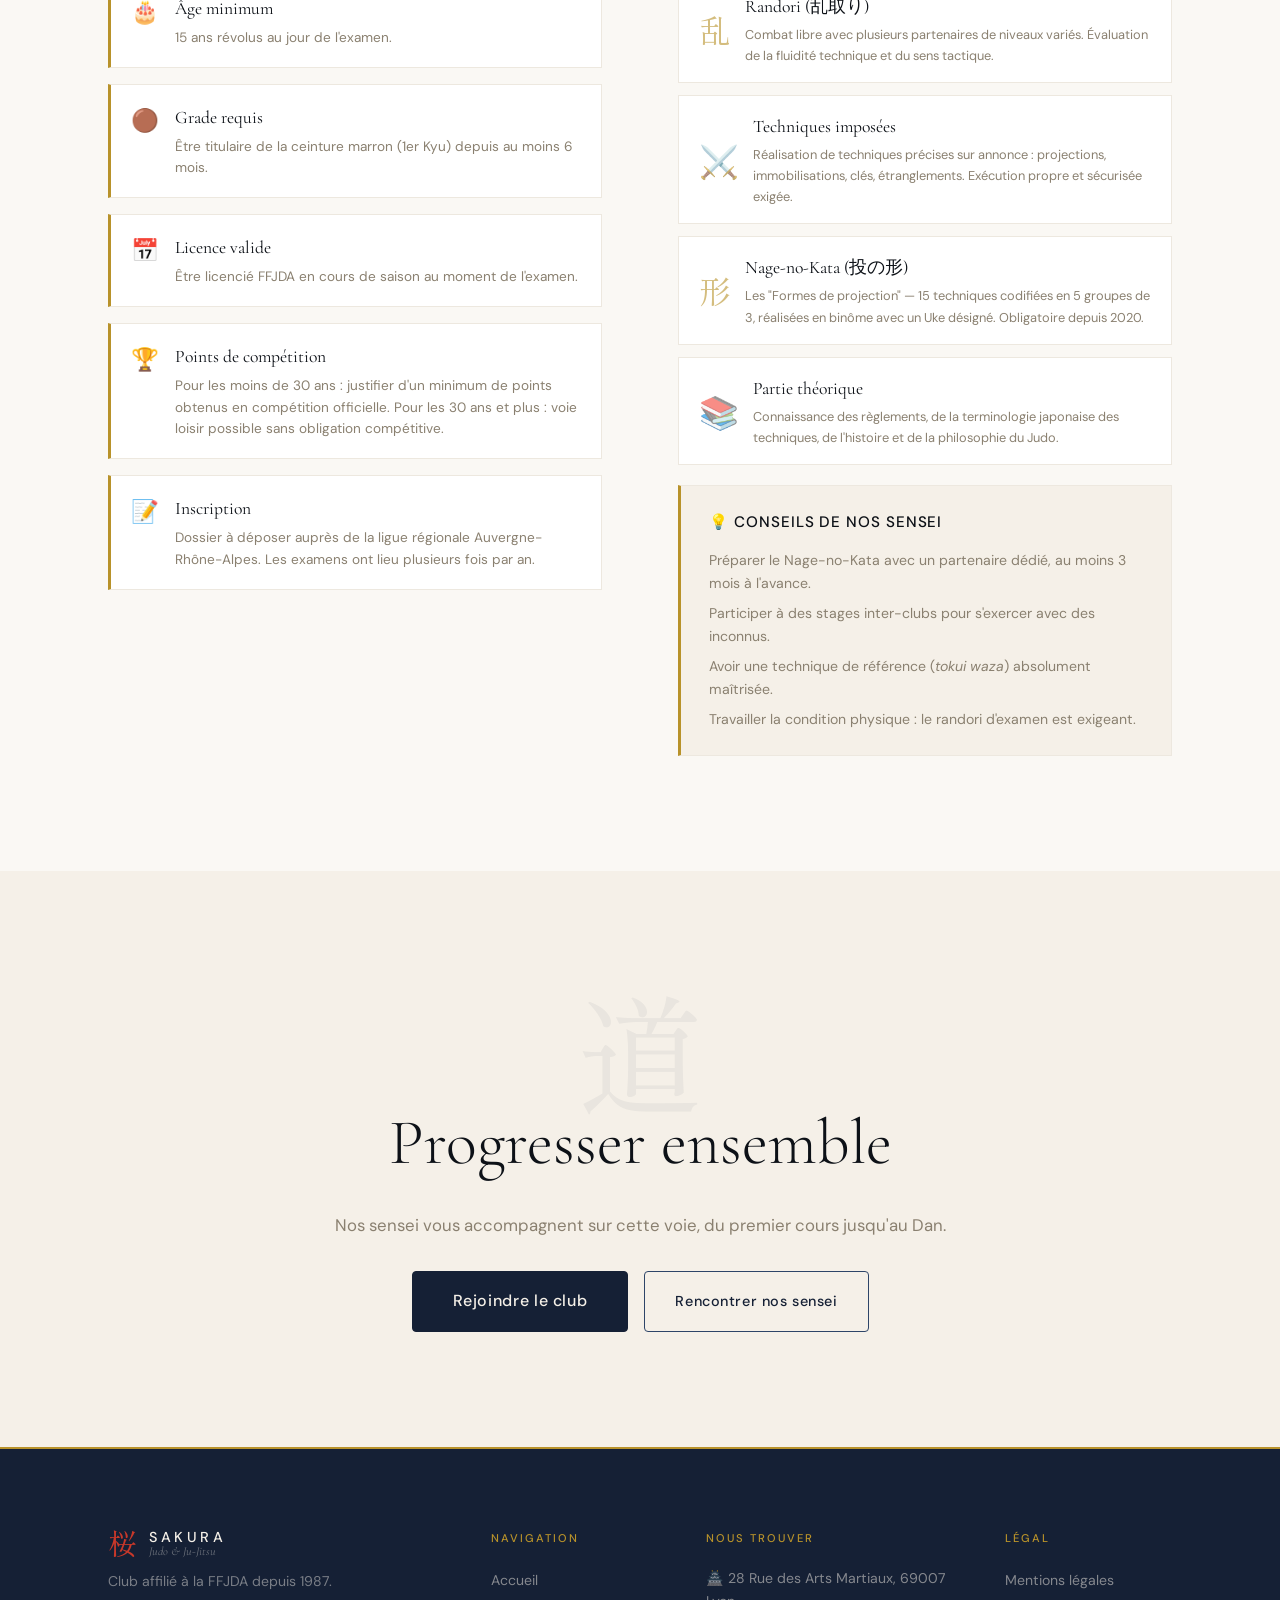
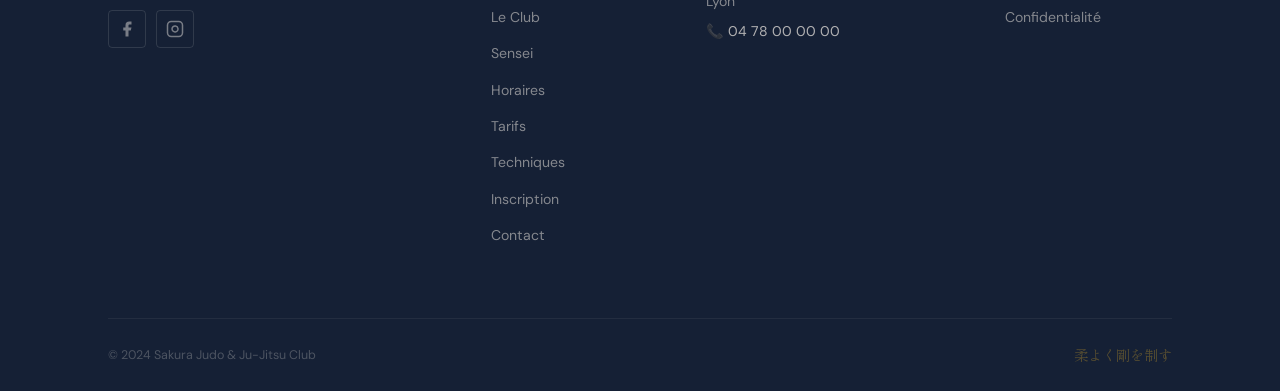
<file: judo-techniques.html>
<!DOCTYPE html>
<html lang="fr">
<head>
  <meta charset="UTF-8">
  <meta name="viewport" content="width=device-width, initial-scale=1.0">
  <title>Techniques | Sakura Judo & Ju-Jitsu – Lyon</title>
  <meta name="description" content="Guide technique complet du Judo : judogi, salut, chutes (ukemi), techniques par grade de la ceinture blanche à la ceinture marron, préparation au 1er Dan.">
  <link rel="preconnect" href="https://fonts.googleapis.com">
  <link href="https://fonts.googleapis.com/css2?family=Cormorant+Garamond:ital,wght@0,300;0,400;0,600;0,700;1,300;1,400&family=Shippori+Mincho:wght@400;500;700&family=DM+Sans:ital,wght@0,300;0,400;0,500;1,300&display=swap" rel="stylesheet">
  <link rel="stylesheet" href="judo-style.css">
  <style>
    /* ── TECHNIQUES PAGE EXTRAS ─────────────────────────── */
    .tech-hero { background: var(--blue-night); }
    .tech-hero .page-hero__title { color: var(--ivory); }

    /* JUDOGI section */
    .judogi-layout { display: grid; grid-template-columns: 1fr 1fr; gap: clamp(40px,6vw,80px); align-items: start; }
    .judogi-diagram { position: relative; }
    .judogi-svg-wrap {
      background: var(--ivory);
      border: 1px solid var(--ivory-dark);
      border-radius: var(--radius);
      padding: 32px;
      display: flex; align-items: center; justify-content: center;
    }
    .judogi-parts { margin-top: 20px; display: flex; flex-direction: column; gap: 8px; }
    .judogi-part {
      display: flex; align-items: center; gap: 10px;
      padding: 10px 14px;
      background: var(--ivory);
      border: 1px solid var(--ivory-dark);
      border-left: 3px solid var(--gold);
    }
    .judogi-part__dot { width: 10px; height: 10px; border-radius: 50%; background: var(--gold); flex-shrink: 0; }
    .judogi-part__name { font-family: var(--font-display); font-size: 1rem; font-weight: 600; color: var(--ink); min-width: 100px; }
    .judogi-part__jp { font-family: var(--font-jp); font-size: 0.9rem; color: var(--gold); min-width: 60px; }
    .judogi-part__desc { font-size: 0.82rem; color: var(--gray-warm); }

    /* SALUT */
    .rei-grid { display: grid; grid-template-columns: repeat(auto-fit, minmax(220px, 1fr)); gap: 20px; }
    .rei-card {
      background: var(--white);
      border: 1px solid var(--ivory-dark);
      padding: 0;
      overflow: hidden;
    }
    .rei-card__visual {
      height: 180px;
      background: linear-gradient(135deg, var(--blue-night) 0%, var(--blue-deep) 100%);
      display: flex; align-items: center; justify-content: center;
      position: relative; overflow: hidden;
    }
    .rei-card__visual::before {
      content: '';
      position: absolute; inset: 0;
      background-image: repeating-linear-gradient(0deg,transparent,transparent 19px,rgba(255,255,255,0.03) 20px),repeating-linear-gradient(90deg,transparent,transparent 19px,rgba(255,255,255,0.03) 20px);
    }
    .rei-figure { font-size: 5rem; line-height: 1; position: relative; z-index: 1; }
    .rei-card__body { padding: 20px; }
    .rei-card__num { font-size: 0.68rem; font-weight: 600; letter-spacing: 0.2em; text-transform: uppercase; color: var(--gold); display: block; margin-bottom: 4px; }
    .rei-card__title { font-family: var(--font-display); font-size: 1.3rem; margin-bottom: 4px; }
    .rei-card__jp { font-family: var(--font-jp); font-size: 0.9rem; color: var(--gold); display: block; margin-bottom: 8px; }
    .rei-card__desc { font-size: 0.84rem; color: var(--gray-warm); line-height: 1.65; }

    /* CHUTES */
    .ukemi-grid { display: grid; grid-template-columns: repeat(auto-fit, minmax(280px, 1fr)); gap: 20px; }
    .ukemi-card {
      background: var(--white); border: 1px solid var(--ivory-dark);
      padding: 0; overflow: hidden;
    }
    .ukemi-card__header {
      padding: 20px 24px 0;
      display: flex; align-items: center; gap: 14px;
    }
    .ukemi-card__num {
      font-family: var(--font-jp); font-size: 2.5rem; color: var(--gold);
      opacity: 0.5; line-height: 1; flex-shrink: 0;
    }
    .ukemi-card__titles h3 { font-family: var(--font-display); font-size: 1.4rem; font-weight: 400; }
    .ukemi-card__titles span { font-family: var(--font-jp); font-size: 0.85rem; color: var(--gold); }
    .ukemi-steps { padding: 16px 24px 24px; }
    .ukemi-step {
      display: flex; gap: 12px; align-items: flex-start;
      padding: 10px 0; border-bottom: 1px solid var(--ivory-dark);
    }
    .ukemi-step:last-child { border: none; }
    .ukemi-step__n {
      width: 22px; height: 22px; border-radius: 50%;
      background: var(--blue-night); color: var(--ivory);
      font-size: 0.7rem; font-weight: 700;
      display: flex; align-items: center; justify-content: center; flex-shrink: 0; margin-top: 1px;
    }
    .ukemi-step p { font-size: 0.85rem; color: var(--gray-warm); line-height: 1.6; }
    .ukemi-visual {
      height: 100px; margin: 0 24px 0;
      background: linear-gradient(135deg, var(--blue-night) 0%, var(--blue-deep) 100%);
      display: flex; align-items: center; justify-content: center;
      font-size: 3.5rem; border-radius: var(--radius-sm);
      margin-bottom: 0;
    }
    .ukemi-tip {
      padding: 10px 24px 20px;
      font-size: 0.8rem; color: var(--gold);
      border-top: 1px solid var(--ivory-dark);
      background: rgba(184,146,42,0.04);
    }
    .ukemi-tip::before { content: '💡 '; }

    /* GRADES */
    .grades-nav {
      display: flex; flex-wrap: wrap; gap: 8px;
      margin-bottom: 40px; padding: 20px;
      background: var(--white); border: 1px solid var(--ivory-dark);
      position: sticky; top: var(--nav-h); z-index: 10;
    }
    .grade-nav-btn {
      padding: 8px 18px;
      font-family: var(--font-body); font-size: 0.78rem; font-weight: 500;
      border: 1px solid var(--ivory-dark); background: transparent;
      cursor: pointer; transition: var(--t-fast); border-radius: var(--radius-sm);
      text-decoration: none; color: var(--gray-warm);
    }
    .grade-nav-btn:hover { color: var(--ink); border-color: var(--gray-light); }
    .grade-nav-btn.active { background: var(--blue-night); color: var(--ivory); border-color: var(--blue-night); }

    .grade-section {
      margin-bottom: 72px; scroll-margin-top: calc(var(--nav-h) + 80px);
    }
    .grade-header {
      display: flex; align-items: center; gap: 20px;
      padding: 24px 28px;
      margin-bottom: 28px;
    }
    .grade-belt-vis {
      width: 56px; height: 14px; flex-shrink: 0;
      border: 1px solid rgba(0,0,0,0.12);
    }
    .grade-header__text h2 { font-family: var(--font-display); font-size: 2rem; font-weight: 400; margin-bottom: 2px; }
    .grade-header__text .kyu { font-family: var(--font-jp); font-size: 0.9rem; color: var(--gold); }

    .tech-categories { display: flex; flex-direction: column; gap: 20px; }
    .tech-cat { }
    .tech-cat__title {
      font-size: 0.7rem; font-weight: 600; letter-spacing: 0.18em; text-transform: uppercase;
      color: var(--gold); margin-bottom: 12px; display: flex; align-items: center; gap: 10px;
    }
    .tech-cat__title::after { content:''; flex:1; height:1px; background:rgba(184,146,42,0.2); }
    .tech-list { display: grid; grid-template-columns: repeat(auto-fill, minmax(260px, 1fr)); gap: 10px; }
    .tech-card {
      background: var(--white); border: 1px solid var(--ivory-dark);
      padding: 14px 16px; display: flex; gap: 12px; align-items: flex-start;
      transition: var(--t-fast); cursor: default;
    }
    .tech-card:hover { border-color: rgba(184,146,42,0.35); transform: translateX(2px); }
    .tech-card__kanji {
      font-family: var(--font-jp); font-size: 1.8rem; line-height: 1;
      color: rgba(184,146,42,0.3); flex-shrink: 0; width: 36px; text-align: center;
    }
    .tech-card__body { flex: 1; }
    .tech-card__fr { font-weight: 500; font-size: 0.92rem; color: var(--ink); }
    .tech-card__jp { font-family: var(--font-jp); font-size: 0.78rem; color: var(--gold); }
    .tech-card__desc { font-size: 0.78rem; color: var(--gray-warm); line-height: 1.5; margin-top: 3px; }
    .tech-card__cat {
      font-size: 0.62rem; font-weight: 600; letter-spacing: 0.1em; text-transform: uppercase;
      padding: 2px 7px; border: 1px solid var(--ivory-dark);
      color: var(--gray-light); align-self: flex-start; flex-shrink: 0; margin-top: 2px;
    }

    /* DAN */
    .dan-layout { display: grid; grid-template-columns: 1fr 1fr; gap: clamp(40px,6vw,80px); }
    .dan-reqs { display: flex; flex-direction: column; gap: 16px; }
    .dan-req {
      display: flex; gap: 16px; align-items: flex-start;
      padding: 18px 20px;
      background: var(--white); border: 1px solid var(--ivory-dark);
      border-left: 3px solid var(--gold);
    }
    .dan-req__icon { font-size: 1.4rem; flex-shrink: 0; }
    .dan-req__body h4 { font-family: var(--font-display); font-size: 1.1rem; font-weight: 400; margin-bottom: 4px; }
    .dan-req__body p { font-size: 0.85rem; color: var(--gray-warm); line-height: 1.6; }
    .dan-kata { display: flex; flex-direction: column; gap: 12px; }
    .dan-kata-item {
      padding: 16px 20px;
      background: var(--white); border: 1px solid var(--ivory-dark);
      display: flex; gap: 14px; align-items: center;
    }
    .dan-kata-item__kanji { font-family: var(--font-jp); font-size: 2rem; color: var(--gold); opacity: 0.6; flex-shrink: 0; }
    .dan-kata-item h4 { font-family: var(--font-display); font-size: 1.1rem; font-weight: 400; margin-bottom: 3px; }
    .dan-kata-item p { font-size: 0.8rem; color: var(--gray-warm); }

    /* grade color helpers */
    .belt-white  { background: #f0f0f0; }
    .belt-yellow { background: #f5d020; }
    .belt-orange { background: #e8742a; }
    .belt-green  { background: #3a8a3a; }
    .belt-blue   { background: #2a60b0; }
    .belt-brown  { background: #7a4a20; }
    .belt-black  { background: #1a1a1a; }

    .grade-header.gh-white  { background: rgba(240,240,240,0.4); border-left: 4px solid #ccc; }
    .grade-header.gh-yellow { background: rgba(245,208,32,0.08); border-left: 4px solid #f5d020; }
    .grade-header.gh-orange { background: rgba(232,116,42,0.08); border-left: 4px solid #e8742a; }
    .grade-header.gh-green  { background: rgba(58,138,58,0.08); border-left: 4px solid #3a8a3a; }
    .grade-header.gh-blue   { background: rgba(42,96,176,0.08); border-left: 4px solid #2a60b0; }
    .grade-header.gh-brown  { background: rgba(122,74,32,0.08); border-left: 4px solid #7a4a20; }

    @media (max-width: 768px) {
      .judogi-layout { grid-template-columns: 1fr; }
      .dan-layout { grid-template-columns: 1fr; }
    }
  </style>
</head>
<body>
  <a href="#main-content" class="skip-link">Aller au contenu principal</a>
  <header class="header" role="banner" id="header">
    <nav class="nav" role="navigation" aria-label="Navigation principale">
      <a href="judo-index.html" class="nav__logo" aria-label="Sakura Judo Club – Accueil">
        <div class="logo-mon" aria-hidden="true">桜</div>
        <div class="logo-text-wrap"><span class="logo-name">SAKURA</span><span class="logo-sub">Judo &amp; Ju-Jitsu</span></div>
      </a>
      <button class="nav__burger" id="burgerBtn" aria-label="Ouvrir le menu" aria-expanded="false" aria-controls="navMenu"><span></span><span></span><span></span></button>
      <ul class="nav__menu" id="navMenu" role="list">
        <li><a href="judo-index.html" class="nav__link">Accueil</a></li>
        <li><a href="judo-club.html" class="nav__link">Le Club</a></li>
        <li><a href="judo-sensei.html" class="nav__link">Sensei</a></li>
        <li><a href="judo-horaires.html" class="nav__link">Horaires</a></li>
        <li><a href="judo-tarifs.html" class="nav__link">Tarifs</a></li>
        <li><a href="judo-techniques.html" class="nav__link active" aria-current="page">Techniques</a></li>
        <li><a href="judo-inscription.html" class="nav__link">Inscription</a></li>
        <li><a href="judo-contact.html" class="nav__link">Contact</a></li>
        <li><a href="judo-inscription.html" class="nav__cta">Cours d'essai</a></li>
      </ul>
    </nav>
  </header>

  <main id="main-content">

    <!-- PAGE HERO -->
    <section class="page-hero tech-hero" aria-label="Techniques">
      <div class="page-hero__deco" aria-hidden="true"><span lang="ja">技</span></div>
      <div class="container"><div class="page-hero__content">
        <div class="section-tag reveal">Référentiel technique</div>
        <h1 class="page-hero__title reveal">Techniques</h1>
        <p class="page-hero__sub reveal">Du judogi à la ceinture noire — tout ce qu'il faut savoir.</p>
      </div></div>
    </section>

    <!-- ═══════════════════════════════════════
         1. LE JUDOGI
    ═══════════════════════════════════════ -->
    <section class="section" id="judogi" aria-labelledby="judogi-title">
      <div class="container">
        <div class="section-header reveal">
          <div class="section-tag">Équipement</div>
          <h2 id="judogi-title" class="section-title">Le Judogi<br><em>La tenue du judoka</em></h2>
        </div>
        <div class="judogi-layout">
          <div class="judogi-diagram reveal">
            <div class="judogi-svg-wrap">
              <!-- SVG schéma judogi simplifié -->
              <svg viewBox="0 0 280 380" width="240" height="320" xmlns="http://www.w3.org/2000/svg" aria-label="Schéma du judogi" role="img">
                <defs>
                  <style>.jlabel{font-family:'DM Sans',sans-serif;font-size:10px;fill:#8a8070;}</style>
                </defs>
                <!-- Uwagi (veste) -->
                <path d="M90,40 L60,50 L30,90 L40,180 L80,180 L80,120 L200,120 L200,180 L240,180 L250,90 L220,50 L190,40 Z" fill="#f0ebe0" stroke="#c5bfb4" stroke-width="1.5"/>
                <!-- col gauche -->
                <path d="M90,40 L140,100 L140,180" fill="none" stroke="#c5bfb4" stroke-width="2"/>
                <!-- col droit -->
                <path d="M190,40 L140,100" fill="none" stroke="#c5bfb4" stroke-width="2"/>
                <!-- Manche gauche -->
                <path d="M30,90 L10,150 L30,160 L50,110" fill="#e8e3d8" stroke="#c5bfb4" stroke-width="1.5"/>
                <!-- Manche droite -->
                <path d="M250,90 L270,150 L250,160 L230,110" fill="#e8e3d8" stroke="#c5bfb4" stroke-width="1.5"/>
                <!-- Shitabaki (pantalon) -->
                <rect x="80" y="180" width="120" height="150" rx="4" fill="#ede8df" stroke="#c5bfb4" stroke-width="1.5"/>
                <!-- Jambe gauche -->
                <rect x="80" y="250" width="52" height="80" rx="3" fill="#e8e3d8" stroke="#c5bfb4" stroke-width="1.5"/>
                <!-- Jambe droite -->
                <rect x="148" y="250" width="52" height="80" rx="3" fill="#e8e3d8" stroke="#c5bfb4" stroke-width="1.5"/>
                <!-- Ceinture -->
                <rect x="70" y="175" width="140" height="12" rx="2" fill="#b8922a" opacity="0.8"/>
                <!-- Labels -->
                <text x="14" y="88" class="jlabel">Uwagi</text>
                <text x="14" y="100" class="jlabel" fill="#b8922a" font-size="8">(veste)</text>
                <line x1="34" y1="95" x2="30" y2="115" stroke="#c5bfb4" stroke-width="0.8"/>

                <text x="245" y="88" class="jlabel">Sode</text>
                <text x="245" y="100" class="jlabel" fill="#b8922a" font-size="8">(manche)</text>
                <line x1="256" y1="105" x2="255" y2="130" stroke="#c5bfb4" stroke-width="0.8"/>

                <text x="148" y="92" class="jlabel" text-anchor="middle">Eri</text>
                <text x="148" y="104" class="jlabel" text-anchor="middle" fill="#b8922a" font-size="8">(col)</text>
                <line x1="148" y1="107" x2="142" y2="110" stroke="#c5bfb4" stroke-width="0.8"/>

                <text x="200" y="186" class="jlabel">Obi</text>
                <text x="200" y="198" class="jlabel" fill="#b8922a" font-size="8">(ceinture)</text>
                <line x1="200" y1="185" x2="210" y2="183" stroke="#c5bfb4" stroke-width="0.8"/>

                <text x="4" y="234" class="jlabel">Shitabaki</text>
                <text x="4" y="246" class="jlabel" fill="#b8922a" font-size="8">(pantalon)</text>
                <line x1="72" y1="230" x2="52" y2="240" stroke="#c5bfb4" stroke-width="0.8"/>
              </svg>
            </div>
            <div class="judogi-parts">
              <div class="judogi-part"><div class="judogi-part__dot"></div><span class="judogi-part__name">Uwagi</span><span class="judogi-part__jp">上着</span><span class="judogi-part__desc">Veste croisée, coton épais (400–750 g/m²)</span></div>
              <div class="judogi-part"><div class="judogi-part__dot"></div><span class="judogi-part__name">Shitabaki</span><span class="judogi-part__jp">下穿き</span><span class="judogi-part__desc">Pantalon renforcé aux genoux</span></div>
              <div class="judogi-part"><div class="judogi-part__dot"></div><span class="judogi-part__name">Obi</span><span class="judogi-part__jp">帯</span><span class="judogi-part__desc">Ceinture indiquant le grade</span></div>
              <div class="judogi-part"><div class="judogi-part__dot"></div><span class="judogi-part__name">Eri</span><span class="judogi-part__jp">衿</span><span class="judogi-part__desc">Col renforcé, prise obligatoire</span></div>
              <div class="judogi-part"><div class="judogi-part__dot"></div><span class="judogi-part__name">Sode</span><span class="judogi-part__jp">袖</span><span class="judogi-part__desc">Manche — prise réglementaire au poignet</span></div>
            </div>
          </div>
          <div class="reveal">
            <div class="section-tag">Qu'est-ce que c'est ?</div>
            <h2 class="section-title" style="font-size:clamp(1.8rem,3vw,2.8rem);">Porter le judogi<br><em>avec respect</em></h2>
            <p>Le <strong>judogi</strong> (柔道着) est la tenue traditionnelle du pratiquant de judo. Il a été conçu par Jigorō Kanō lui-même à la fin du XIXe siècle pour permettre les saisies, les projections et le travail au sol dans de bonnes conditions de sécurité.</p>
            <p>Un judogi de qualité doit être <strong>homologué IJF</strong> pour la compétition. Pour les cours loisir, une tenue standard suffit. Le tissu le plus courant est le <em>simple weave</em> (tissage simple) pour les débutants, le <em>double weave</em> (tissage double, plus épais et résistant) pour les confirmés.</p>

            <div class="section-tag" style="margin-top:24px;">Entretien</div>
            <div class="equip-grid" style="margin-top:12px;">
              <div class="equip-card"><div class="equip-card__icon">🌡️</div><h3>Lavage</h3><p>30–40°C maximum. Un lavage à chaud rétrécit le judogi. Retourner avant lavage.</p></div>
              <div class="equip-card"><div class="equip-card__icon">☀️</div><h3>Séchage</h3><p>À plat ou suspendu à l'air libre. Éviter le sèche-linge qui détériore les fibres.</p></div>
              <div class="equip-card"><div class="equip-card__icon">✅</div><h3>Hygiène</h3><p>Laver après chaque entraînement. Un judogi propre est une marque de respect envers les partenaires.</p></div>
              <div class="equip-card"><div class="equip-card__icon">📏</div><h3>Taille</h3><p>Les manches doivent dépasser le poignet de 5 cm. Le pantalon doit couvrir la cheville.</p></div>
            </div>
          </div>
        </div>
      </div>
    </section>

    <!-- ═══════════════════════════════════════
         2. LE SALUT — REI
    ═══════════════════════════════════════ -->
    <section class="section section--light" id="rei" aria-labelledby="rei-title">
      <div class="container">
        <div class="section-header reveal">
          <div class="section-tag">Rituel fondateur</div>
          <h2 id="rei-title" class="section-title">Le Salut<br><em>礼 — Rei</em></h2>
          <p class="section-desc">Le salut est la première et la dernière technique du judo. Il exprime le respect mutuel entre pratiquants, avant et après chaque combat, chaque cours, chaque entrée sur le tatami.</p>
        </div>
        <div class="rei-grid">
          <div class="rei-card reveal">
            <div class="rei-card__visual"><div class="rei-figure" aria-hidden="true">🧍</div></div>
            <div class="rei-card__body">
              <span class="rei-card__num">01</span>
              <h3 class="rei-card__title">Ritsurei</h3>
              <span class="rei-card__jp">立礼</span>
              <p class="rei-card__desc">Le salut <strong>debout</strong>. Se placer droite, pieds légèrement écartés, mains le long du corps. S'incliner à environ 30° en expirant, regard vers le bas-devant. Utilisé à l'entrée et à la sortie du dojo, et entre pratiquants avant de commencer.</p>
            </div>
          </div>
          <div class="rei-card reveal">
            <div class="rei-card__visual"><div class="rei-figure" aria-hidden="true">🙇</div></div>
            <div class="rei-card__body">
              <span class="rei-card__num">02</span>
              <h3 class="rei-card__title">Zarei</h3>
              <span class="rei-card__jp">座礼</span>
              <p class="rei-card__desc">Le salut <strong>assis en seiza</strong>. S'agenouiller (genou gauche d'abord), s'asseoir sur les talons, mains à plat sur les cuisses. Incliner le buste en portant les mains devant soi sur le tatami. Utilisé en début et fin de cours, face au dojo ou au sensei.</p>
            </div>
          </div>
          <div class="rei-card reveal">
            <div class="rei-card__visual"><div class="rei-figure" aria-hidden="true">🏯</div></div>
            <div class="rei-card__body">
              <span class="rei-card__num">03</span>
              <h3 class="rei-card__title">Salut au dojo</h3>
              <span class="rei-card__jp">道場礼</span>
              <p class="rei-card__desc">En entrant et en quittant le tatami, effectuer un <em>ritsurei</em> face au dojo (ou au kamiza — espace d'honneur). Ce geste marque la transition entre le monde ordinaire et l'espace de la pratique. Il témoigne du respect pour le lieu d'entraînement.</p>
            </div>
          </div>
          <div class="rei-card reveal">
            <div class="rei-card__visual"><div class="rei-figure" aria-hidden="true">🤝</div></div>
            <div class="rei-card__body">
              <span class="rei-card__num">04</span>
              <h3 class="rei-card__title">Salut au partenaire</h3>
              <span class="rei-card__jp">相互礼</span>
              <p class="rei-card__desc">Avant et après chaque <em>randori</em> (combat libre) ou exercice de technique. Se faire face à distance, effectuer un <em>ritsurei</em> simultané. Ce salut reconnaît que l'adversaire est un partenaire de progression, non un ennemi.</p>
            </div>
          </div>
        </div>
        <div class="philosophy__quote reveal" style="margin-top:40px;max-width:680px;margin-left:auto;margin-right:auto;">
          <div class="quote-mark" aria-hidden="true">"</div>
          <blockquote>
            <p>Le judo commence et finit par le salut. Celui qui ne salue pas ne fait pas de judo.</p>
            <footer>— Principe fondamental du dojo</footer>
          </blockquote>
        </div>
      </div>
    </section>

    <!-- ═══════════════════════════════════════
         3. LES CHUTES — UKEMI
    ═══════════════════════════════════════ -->
    <section class="section" id="ukemi" aria-labelledby="ukemi-title">
      <div class="container">
        <div class="section-header reveal">
          <div class="section-tag">Sécurité absolue</div>
          <h2 id="ukemi-title" class="section-title">Les Chutes<br><em>受身 — Ukemi</em></h2>
          <p class="section-desc">Les ukemi sont la première technique enseignée en judo. Savoir chuter sans se blesser est la condition de toute progression — et une compétence précieuse dans la vie quotidienne.</p>
        </div>
        <div class="ukemi-grid">

          <div class="ukemi-card reveal">
            <div class="ukemi-visual" aria-hidden="true">⬅️</div>
            <div class="ukemi-card__header">
              <span class="ukemi-card__num" lang="ja">一</span>
              <div class="ukemi-card__titles">
                <h3>Ukemi Latérale</h3>
                <span lang="ja">横受身 Yoko Ukemi</span>
              </div>
            </div>
            <div class="ukemi-steps">
              <div class="ukemi-step"><span class="ukemi-step__n">1</span><p>Partir debout, initier la chute sur le côté droit ou gauche.</p></div>
              <div class="ukemi-step"><span class="ukemi-step__n">2</span><p>Frapper le sol du bras tendu à 45° du corps au moment du contact, paume vers le bas.</p></div>
              <div class="ukemi-step"><span class="ukemi-step__n">3</span><p>La tête reste levée, ne touche pas le sol. Le bras frappe fort pour dissiper l'énergie.</p></div>
              <div class="ukemi-step"><span class="ukemi-step__n">4</span><p>Le corps roule sur le côté, pas de contact des genoux ou du bassin au sol.</p></div>
            </div>
            <div class="ukemi-tip">La chute latérale est la première apprise — base de toutes les autres.</div>
          </div>

          <div class="ukemi-card reveal">
            <div class="ukemi-visual" aria-hidden="true">⬇️</div>
            <div class="ukemi-card__header">
              <span class="ukemi-card__num" lang="ja">二</span>
              <div class="ukemi-card__titles">
                <h3>Ukemi Arrière</h3>
                <span lang="ja">後受身 Ushiro Ukemi</span>
              </div>
            </div>
            <div class="ukemi-steps">
              <div class="ukemi-step"><span class="ukemi-step__n">1</span><p>Partir accroupi, laisser le dos s'arrondir en « C » en reculant.</p></div>
              <div class="ukemi-step"><span class="ukemi-step__n">2</span><p>Poser fesses, dos (vertèbre par vertèbre), frapper des deux bras à 45°.</p></div>
              <div class="ukemi-step"><span class="ukemi-step__n">3</span><p>Lever les jambes à la verticale pour protéger la nuque — ne jamais poser la tête.</p></div>
              <div class="ukemi-step"><span class="ukemi-step__n">4</span><p>Le menton reste rentré sur la poitrine tout au long du mouvement.</p></div>
            </div>
            <div class="ukemi-tip">Rentrer le menton est l'automatisme qui protège la nuque — à travailler en premier.</div>
          </div>

          <div class="ukemi-card reveal">
            <div class="ukemi-visual" aria-hidden="true">🔄</div>
            <div class="ukemi-card__header">
              <span class="ukemi-card__num" lang="ja">三</span>
              <div class="ukemi-card__titles">
                <h3>Ukemi Avant Roulée</h3>
                <span lang="ja">前回り受身 Mae Mawari Ukemi</span>
              </div>
            </div>
            <div class="ukemi-steps">
              <div class="ukemi-step"><span class="ukemi-step__n">1</span><p>Partir debout, avancer un pied, plonger l'épaule vers le sol en arrondissant le bras.</p></div>
              <div class="ukemi-step"><span class="ukemi-step__n">2</span><p>Le bras forme un arc de cercle : main, avant-bras, épaule, dos — roulade diagonale.</p></div>
              <div class="ukemi-step"><span class="ukemi-step__n">3</span><p>Arriver en position latérale, frapper le sol du bras libre.</p></div>
              <div class="ukemi-step"><span class="ukemi-step__n">4</span><p>Se relever en une seule impulsion ou rester en position de défense.</p></div>
            </div>
            <div class="ukemi-tip">La roulade diagonale répartit l'impact — ne jamais rouler en ligne droite.</div>
          </div>

          <div class="ukemi-card reveal">
            <div class="ukemi-visual" aria-hidden="true">⬆️</div>
            <div class="ukemi-card__header">
              <span class="ukemi-card__num" lang="ja">四</span>
              <div class="ukemi-card__titles">
                <h3>Ukemi Avant</h3>
                <span lang="ja">前受身 Mae Ukemi</span>
              </div>
            </div>
            <div class="ukemi-steps">
              <div class="ukemi-step"><span class="ukemi-step__n">1</span><p>Chute vers l'avant, bras tendus et légèrement fléchis formant un triangle.</p></div>
              <div class="ukemi-step"><span class="ukemi-step__n">2</span><p>Les paumes et avant-bras absorbent l'impact, simultanément.</p></div>
              <div class="ukemi-step"><span class="ukemi-step__n">3</span><p>La tête se tourne de côté — ni les genoux, ni les hanches ne touchent le sol.</p></div>
              <div class="ukemi-step"><span class="ukemi-step__n">4</span><p>Le corps reste en planche, les orteils sur le sol, muscles abdominaux contractés.</p></div>
            </div>
            <div class="ukemi-tip">Utilisée lors des chutes par-dessus un obstacle ou lors de certaines projections.</div>
          </div>

        </div>
      </div>
    </section>

    <!-- ═══════════════════════════════════════
         4. TECHNIQUES PAR GRADE
    ═══════════════════════════════════════ -->
    <section class="section section--light" id="techniques" aria-labelledby="tech-main-title">
      <div class="container">
        <div class="section-header reveal">
          <div class="section-tag">Programme technique FFJDA</div>
          <h2 id="tech-main-title" class="section-title">Techniques par grade<br><em>de la blanche à la marron</em></h2>
          <p class="section-desc">Les techniques listées correspondent au programme officiel de la Fédération Française de Judo. Chaque passage de grade est évalué sur la maîtrise technique, la connaissance théorique et l'esprit sportif.</p>
        </div>

        <!-- Nav des grades -->
        <nav class="grades-nav reveal" aria-label="Navigation par grade">
          <a href="#grade-blanche" class="grade-nav-btn active">⬜ Blanche – 6e Kyu</a>
          <a href="#grade-jaune" class="grade-nav-btn">🟡 Jaune – 5e Kyu</a>
          <a href="#grade-orange" class="grade-nav-btn">🟠 Orange – 4e Kyu</a>
          <a href="#grade-verte" class="grade-nav-btn">🟢 Verte – 3e Kyu</a>
          <a href="#grade-bleue" class="grade-nav-btn">🔵 Bleue – 2e Kyu</a>
          <a href="#grade-marron" class="grade-nav-btn">🟤 Marron – 1er Kyu</a>
        </nav>

        <!-- ── CEINTURE BLANCHE ── -->
        <div class="grade-section reveal" id="grade-blanche">
          <div class="grade-header gh-white">
            <div class="grade-belt-vis belt-white"></div>
            <div class="grade-header__text">
              <h2>Ceinture Blanche</h2>
              <span class="kyu">6e Kyu — 白帯 Shiro Obi</span>
            </div>
          </div>
          <p style="color:var(--gray-warm);margin-bottom:24px;font-size:0.95rem;">La ceinture blanche symbolise la neige vierge — l'esprit non encore formé. Le débutant apprend les bases absolues : chutes, positions, premiers déplacements.</p>
          <div class="tech-categories">
            <div class="tech-cat">
              <div class="tech-cat__title">Ukemi (受身) — Chutes</div>
              <div class="tech-list">
                <div class="tech-card"><div class="tech-card__kanji" lang="ja">横</div><div class="tech-card__body"><div class="tech-card__fr">Yoko Ukemi</div><div class="tech-card__jp">横受身</div><div class="tech-card__desc">Chute latérale des deux côtés</div></div><span class="tech-card__cat">Ukemi</span></div>
                <div class="tech-card"><div class="tech-card__kanji" lang="ja">後</div><div class="tech-card__body"><div class="tech-card__fr">Ushiro Ukemi</div><div class="tech-card__jp">後受身</div><div class="tech-card__desc">Chute arrière, menton rentré</div></div><span class="tech-card__cat">Ukemi</span></div>
                <div class="tech-card"><div class="tech-card__kanji" lang="ja">前</div><div class="tech-card__body"><div class="tech-card__fr">Mae Mawari Ukemi</div><div class="tech-card__jp">前回り受身</div><div class="tech-card__desc">Roulade avant diagonale</div></div><span class="tech-card__cat">Ukemi</span></div>
              </div>
            </div>
            <div class="tech-cat">
              <div class="tech-cat__title">Nage-waza (投技) — Techniques de projection</div>
              <div class="tech-list">
                <div class="tech-card"><div class="tech-card__kanji" lang="ja">大</div><div class="tech-card__body"><div class="tech-card__fr">O-goshi</div><div class="tech-card__jp">大腰</div><div class="tech-card__desc">Grande hanche — projection par la hanche, saisie à la ceinture</div></div><span class="tech-card__cat">Koshi-waza</span></div>
                <div class="tech-card"><div class="tech-card__kanji" lang="ja">膝</div><div class="tech-card__body"><div class="tech-card__fr">Hiza Guruma</div><div class="tech-card__jp">膝車</div><div class="tech-card__desc">Roue sur le genou — blocage du genou adverse</div></div><span class="tech-card__cat">Ashi-waza</span></div>
                <div class="tech-card"><div class="tech-card__kanji" lang="ja">支</div><div class="tech-card__body"><div class="tech-card__fr">Sasae Tsurikomi Ashi</div><div class="tech-card__jp">支釣込足</div><div class="tech-card__desc">Blocage du pied avec traction sur le col</div></div><span class="tech-card__cat">Ashi-waza</span></div>
              </div>
            </div>
            <div class="tech-cat">
              <div class="tech-cat__title">Katame-waza (固技) — Techniques au sol</div>
              <div class="tech-list">
                <div class="tech-card"><div class="tech-card__kanji" lang="ja">袈</div><div class="tech-card__body"><div class="tech-card__fr">Kesa Gatame</div><div class="tech-card__jp">袈裟固</div><div class="tech-card__desc">Immobilisation écharpe — contrôle tête-bras</div></div><span class="tech-card__cat">Osaekomi</span></div>
                <div class="tech-card"><div class="tech-card__kanji" lang="ja">横</div><div class="tech-card__body"><div class="tech-card__fr">Yoko Shiho Gatame</div><div class="tech-card__jp">横四方固</div><div class="tech-card__desc">Immobilisation latérale des quatre coins</div></div><span class="tech-card__cat">Osaekomi</span></div>
              </div>
            </div>
          </div>
        </div>

        <!-- ── CEINTURE JAUNE ── -->
        <div class="grade-section reveal" id="grade-jaune">
          <div class="grade-header gh-yellow">
            <div class="grade-belt-vis belt-yellow"></div>
            <div class="grade-header__text">
              <h2>Ceinture Jaune</h2>
              <span class="kyu">5e Kyu — 黄帯 Ki Obi</span>
            </div>
          </div>
          <p style="color:var(--gray-warm);margin-bottom:24px;font-size:0.95rem;">La jaune symbolise les premières pousses. Le judoka commence à comprendre les déséquilibres (kuzushi) et les directions de projection.</p>
          <div class="tech-categories">
            <div class="tech-cat">
              <div class="tech-cat__title">Nage-waza — Debout</div>
              <div class="tech-list">
                <div class="tech-card"><div class="tech-card__kanji" lang="ja">出</div><div class="tech-card__body"><div class="tech-card__fr">De Ashi Barai</div><div class="tech-card__jp">出足払</div><div class="tech-card__desc">Fauchage du pied avancé dans la progression</div></div><span class="tech-card__cat">Ashi-waza</span></div>
                <div class="tech-card"><div class="tech-card__kanji" lang="ja">体</div><div class="tech-card__body"><div class="tech-card__fr">Tai Otoshi</div><div class="tech-card__jp">体落</div><div class="tech-card__desc">Projection par blocage de jambe, corps en rotation</div></div><span class="tech-card__cat">Te-waza</span></div>
                <div class="tech-card"><div class="tech-card__kanji" lang="ja">小</div><div class="tech-card__body"><div class="tech-card__fr">Ko-uchi Gari</div><div class="tech-card__jp">小内刈</div><div class="tech-card__desc">Faucille intérieure — fauchage de la cheville interne</div></div><span class="tech-card__cat">Ashi-waza</span></div>
                <div class="tech-card"><div class="tech-card__kanji" lang="ja">一</div><div class="tech-card__body"><div class="tech-card__fr">Ippon Seoinage</div><div class="tech-card__jp">一本背負投</div><div class="tech-card__desc">Projection en force par-dessus l'épaule (saisie col)</div></div><span class="tech-card__cat">Te-waza</span></div>
              </div>
            </div>
            <div class="tech-cat">
              <div class="tech-cat__title">Katame-waza — Sol</div>
              <div class="tech-list">
                <div class="tech-card"><div class="tech-card__kanji" lang="ja">縦</div><div class="tech-card__body"><div class="tech-card__fr">Tate Shiho Gatame</div><div class="tech-card__jp">縦四方固</div><div class="tech-card__desc">Immobilisation verticale des quatre coins</div></div><span class="tech-card__cat">Osaekomi</span></div>
                <div class="tech-card"><div class="tech-card__kanji" lang="ja">上</div><div class="tech-card__body"><div class="tech-card__fr">Kami Shiho Gatame</div><div class="tech-card__jp">上四方固</div><div class="tech-card__desc">Immobilisation par le dessus, tête entre les genoux</div></div><span class="tech-card__cat">Osaekomi</span></div>
              </div>
            </div>
          </div>
        </div>

        <!-- ── CEINTURE ORANGE ── -->
        <div class="grade-section reveal" id="grade-orange">
          <div class="grade-header gh-orange">
            <div class="grade-belt-vis belt-orange"></div>
            <div class="grade-header__text">
              <h2>Ceinture Orange</h2>
              <span class="kyu">4e Kyu — 橙帯 Daidai Obi</span>
            </div>
          </div>
          <p style="color:var(--gray-warm);margin-bottom:24px;font-size:0.95rem;">La ceinture orange représente le soleil levant — la technique commence à s'affirmer. Le judoka développe la fluidité des enchaînements et appréhende les premières clés de bras.</p>
          <div class="tech-categories">
            <div class="tech-cat">
              <div class="tech-cat__title">Nage-waza</div>
              <div class="tech-list">
                <div class="tech-card"><div class="tech-card__kanji" lang="ja">大</div><div class="tech-card__body"><div class="tech-card__fr">O-uchi Gari</div><div class="tech-card__jp">大内刈</div><div class="tech-card__desc">Grande faucille intérieure — fauchage du talon</div></div><span class="tech-card__cat">Ashi-waza</span></div>
                <div class="tech-card"><div class="tech-card__kanji" lang="ja">払</div><div class="tech-card__body"><div class="tech-card__fr">Harai Goshi</div><div class="tech-card__jp">払腰</div><div class="tech-card__desc">Hanche balayante — combinaison jambe et hanche</div></div><span class="tech-card__cat">Koshi-waza</span></div>
                <div class="tech-card"><div class="tech-card__kanji" lang="ja">内</div><div class="tech-card__body"><div class="tech-card__fr">Uchi Mata</div><div class="tech-card__jp">内股</div><div class="tech-card__desc">Fauchage intérieur de la cuisse — technique emblématique</div></div><span class="tech-card__cat">Ashi-waza</span></div>
                <div class="tech-card"><div class="tech-card__kanji" lang="ja">肩</div><div class="tech-card__body"><div class="tech-card__fr">Seoi Nage</div><div class="tech-card__jp">背負投</div><div class="tech-card__desc">Projection sur le dos, saisie aux deux manches</div></div><span class="tech-card__cat">Te-waza</span></div>
              </div>
            </div>
            <div class="tech-cat">
              <div class="tech-cat__title">Katame-waza — Clés de bras (introduction)</div>
              <div class="tech-list">
                <div class="tech-card"><div class="tech-card__kanji" lang="ja">腕</div><div class="tech-card__body"><div class="tech-card__fr">Ude Gatame</div><div class="tech-card__jp">腕固</div><div class="tech-card__desc">Clé de bras en extension (coude en hyperextension)</div></div><span class="tech-card__cat">Kansetsu</span></div>
                <div class="tech-card"><div class="tech-card__kanji" lang="ja">送</div><div class="tech-card__body"><div class="tech-card__fr">Okuri Eri Jime</div><div class="tech-card__jp">送襟絞</div><div class="tech-card__desc">Étranglement en coulissant les cols croisés</div></div><span class="tech-card__cat">Shime-waza</span></div>
              </div>
            </div>
          </div>
        </div>

        <!-- ── CEINTURE VERTE ── -->
        <div class="grade-section reveal" id="grade-verte">
          <div class="grade-header gh-green">
            <div class="grade-belt-vis belt-green"></div>
            <div class="grade-header__text">
              <h2>Ceinture Verte</h2>
              <span class="kyu">3e Kyu — 緑帯 Midori Obi</span>
            </div>
          </div>
          <p style="color:var(--gray-warm);margin-bottom:24px;font-size:0.95rem;">La verte marque la maturité de la plante. Le judoka commence à développer son style personnel, enchaîne aisément debout et au sol, et comprend la stratégie du combat.</p>
          <div class="tech-categories">
            <div class="tech-cat">
              <div class="tech-cat__title">Nage-waza — Techniques avancées</div>
              <div class="tech-list">
                <div class="tech-card"><div class="tech-card__kanji" lang="ja">背</div><div class="tech-card__body"><div class="tech-card__fr">Ura Nage</div><div class="tech-card__jp">裏投</div><div class="tech-card__desc">Projection de revers — tomber en arrière avec uke</div></div><span class="tech-card__cat">Ma-sutemi</span></div>
                <div class="tech-card"><div class="tech-card__kanji" lang="ja">跳</div><div class="tech-card__body"><div class="tech-card__fr">Harai Tsurikomi Ashi</div><div class="tech-card__jp">払釣込足</div><div class="tech-card__desc">Balayage avec soulèvement et traction au col</div></div><span class="tech-card__cat">Ashi-waza</span></div>
                <div class="tech-card"><div class="tech-card__kanji" lang="ja">釣</div><div class="tech-card__body"><div class="tech-card__fr">Tsuri Goshi</div><div class="tech-card__jp">釣腰</div><div class="tech-card__desc">Hanche soulevante — saisie à la ceinture, élévation</div></div><span class="tech-card__cat">Koshi-waza</span></div>
                <div class="tech-card"><div class="tech-card__kanji" lang="ja">燕</div><div class="tech-card__body"><div class="tech-card__fr">Tsubame Gaeshi</div><div class="tech-card__jp">燕返</div><div class="tech-card__desc">Contre d'hirondelle — contre-attaque au De Ashi Barai</div></div><span class="tech-card__cat">Kaeshi-waza</span></div>
              </div>
            </div>
            <div class="tech-cat">
              <div class="tech-cat__title">Katame-waza — Sol</div>
              <div class="tech-list">
                <div class="tech-card"><div class="tech-card__kanji" lang="ja">十</div><div class="tech-card__body"><div class="tech-card__fr">Juji Gatame</div><div class="tech-card__jp">十字固</div><div class="tech-card__desc">Clé de bras en croix — technique de référence au sol</div></div><span class="tech-card__cat">Kansetsu</span></div>
                <div class="tech-card"><div class="tech-card__kanji" lang="ja">三</div><div class="tech-card__body"><div class="tech-card__fr">Sankaku Jime</div><div class="tech-card__jp">三角絞</div><div class="tech-card__desc">Étranglement en triangle avec les jambes</div></div><span class="tech-card__cat">Shime-waza</span></div>
              </div>
            </div>
          </div>
        </div>

        <!-- ── CEINTURE BLEUE ── -->
        <div class="grade-section reveal" id="grade-bleue">
          <div class="grade-header gh-blue">
            <div class="grade-belt-vis belt-blue"></div>
            <div class="grade-header__text">
              <h2>Ceinture Bleue</h2>
              <span class="kyu">2e Kyu — 青帯 Ao Obi</span>
            </div>
          </div>
          <p style="color:var(--gray-warm);margin-bottom:24px;font-size:0.95rem;">La bleue représente le ciel — la vision s'élargit. La connaissance technique est solide, les enchaînements debout-sol sont fluides, le judoka commence à forger son judo personnel.</p>
          <div class="tech-categories">
            <div class="tech-cat">
              <div class="tech-cat__title">Nage-waza — Perfectionnement</div>
              <div class="tech-list">
                <div class="tech-card"><div class="tech-card__kanji" lang="ja">大</div><div class="tech-card__body"><div class="tech-card__fr">O-soto Gari</div><div class="tech-card__jp">大外刈</div><div class="tech-card__desc">Grande faucille extérieure — technique puissante sur reculade</div></div><span class="tech-card__cat">Ashi-waza</span></div>
                <div class="tech-card"><div class="tech-card__kanji" lang="ja">浮</div><div class="tech-card__body"><div class="tech-card__fr">Uki Waza</div><div class="tech-card__jp">浮技</div><div class="tech-card__desc">Technique flottante — sacrifice latéral sur avancée adverse</div></div><span class="tech-card__cat">Yoko-sutemi</span></div>
                <div class="tech-card"><div class="tech-card__kanji" lang="ja">隅</div><div class="tech-card__body"><div class="tech-card__fr">Tomoe Nage</div><div class="tech-card__jp">巴投</div><div class="tech-card__desc">Projection circulaire — sacrifice avant, pied sur abdomen</div></div><span class="tech-card__cat">Ma-sutemi</span></div>
                <div class="tech-card"><div class="tech-card__kanji" lang="ja">跳</div><div class="tech-card__body"><div class="tech-card__fr">Hane Goshi</div><div class="tech-card__jp">跳腰</div><div class="tech-card__desc">Hanche rebondissante — impulsion de la jambe avant</div></div><span class="tech-card__cat">Koshi-waza</span></div>
              </div>
            </div>
            <div class="tech-cat">
              <div class="tech-cat__title">Renraku-waza — Enchaînements</div>
              <div class="tech-list">
                <div class="tech-card"><div class="tech-card__kanji" lang="ja">連</div><div class="tech-card__body"><div class="tech-card__fr">Ko-uchi → O-uchi</div><div class="tech-card__jp">連絡技</div><div class="tech-card__desc">Enchaînement faucille intérieure petite → grande</div></div><span class="tech-card__cat">Renraku</span></div>
                <div class="tech-card"><div class="tech-card__kanji" lang="ja">変</div><div class="tech-card__body"><div class="tech-card__fr">O-soto → Seoi Nage</div><div class="tech-card__jp">変化技</div><div class="tech-card__desc">Faucille extérieure feinte → projection sur le dos</div></div><span class="tech-card__cat">Renraku</span></div>
              </div>
            </div>
          </div>
        </div>

        <!-- ── CEINTURE MARRON ── -->
        <div class="grade-section reveal" id="grade-marron">
          <div class="grade-header gh-brown">
            <div class="grade-belt-vis belt-brown"></div>
            <div class="grade-header__text">
              <h2>Ceinture Marron</h2>
              <span class="kyu">1er Kyu — 茶帯 Cha Obi</span>
            </div>
          </div>
          <p style="color:var(--gray-warm);margin-bottom:24px;font-size:0.95rem;">La ceinture marron est celle de la maturité — l'avant-dernière étape avant le Dan. Le judoka maîtrise l'ensemble des fondamentaux et se prépare à l'examen de 1er Dan.</p>
          <div class="tech-categories">
            <div class="tech-cat">
              <div class="tech-cat__title">Nage-waza — Maîtrise complète</div>
              <div class="tech-list">
                <div class="tech-card"><div class="tech-card__kanji" lang="ja">払</div><div class="tech-card__body"><div class="tech-card__fr">Ashi Guruma</div><div class="tech-card__jp">足車</div><div class="tech-card__desc">Roue par la jambe — blocage du mollet, rotation</div></div><span class="tech-card__cat">Ashi-waza</span></div>
                <div class="tech-card"><div class="tech-card__kanji" lang="ja">内</div><div class="tech-card__body"><div class="tech-card__fr">O-guruma</div><div class="tech-card__jp">大車</div><div class="tech-card__desc">Grande roue — blocage de la cuisse haute en reculade</div></div><span class="tech-card__cat">Ashi-waza</span></div>
                <div class="tech-card"><div class="tech-card__kanji" lang="ja">変</div><div class="tech-card__body"><div class="tech-card__fr">Sumi Otoshi</div><div class="tech-card__jp">隅落</div><div class="tech-card__desc">Projection en coin — traction sur le déséquilibre arrière</div></div><span class="tech-card__cat">Te-waza</span></div>
                <div class="tech-card"><div class="tech-card__kanji" lang="ja">股</div><div class="tech-card__body"><div class="tech-card__fr">Koshi Guruma</div><div class="tech-card__jp">腰車</div><div class="tech-card__desc">Roue par la hanche — col autour du cou, hanche pivot</div></div><span class="tech-card__cat">Koshi-waza</span></div>
              </div>
            </div>
            <div class="tech-cat">
              <div class="tech-cat__title">Katame-waza — Maîtrise sol complète</div>
              <div class="tech-list">
                <div class="tech-card"><div class="tech-card__kanji" lang="ja">腕</div><div class="tech-card__body"><div class="tech-card__fr">Ude Hishigi Juji Gatame</div><div class="tech-card__jp">腕挫十字固</div><div class="tech-card__desc">Clé de bras en croix — technique complète et sécurisée</div></div><span class="tech-card__cat">Kansetsu</span></div>
                <div class="tech-card"><div class="tech-card__kanji" lang="ja">裸</div><div class="tech-card__body"><div class="tech-card__fr">Hadaka Jime</div><div class="tech-card__jp">裸絞</div><div class="tech-card__desc">Étranglement à mains nues par derrière</div></div><span class="tech-card__cat">Shime-waza</span></div>
                <div class="tech-card"><div class="tech-card__kanji" lang="ja">逆</div><div class="tech-card__body"><div class="tech-card__fr">Gyaku Juji Jime</div><div class="tech-card__jp">逆十字絞</div><div class="tech-card__desc">Étranglement en croix inversée sur le col</div></div><span class="tech-card__cat">Shime-waza</span></div>
              </div>
            </div>
            <div class="tech-cat">
              <div class="tech-cat__title">Kaeshi-waza — Contre-attaques</div>
              <div class="tech-list">
                <div class="tech-card"><div class="tech-card__kanji" lang="ja">返</div><div class="tech-card__body"><div class="tech-card__fr">O-soto Gaeshi</div><div class="tech-card__jp">大外返</div><div class="tech-card__desc">Contre de la grande faucille extérieure</div></div><span class="tech-card__cat">Kaeshi</span></div>
                <div class="tech-card"><div class="tech-card__kanji" lang="ja">払</div><div class="tech-card__body"><div class="tech-card__fr">Harai Goshi Gaeshi</div><div class="tech-card__jp">払腰返</div><div class="tech-card__desc">Contre de la hanche balayante</div></div><span class="tech-card__cat">Kaeshi</span></div>
              </div>
            </div>
          </div>
        </div>

      </div>
    </section>

    <!-- ═══════════════════════════════════════
         5. PREMIER DAN
    ═══════════════════════════════════════ -->
    <section class="section" id="premier-dan" aria-labelledby="dan-title">
      <div class="container">
        <div class="section-header reveal">
          <div class="section-tag">Le sommet du parcours</div>
          <h2 id="dan-title" class="section-title">Se présenter au<br><em>1er Dan 一段</em></h2>
          <p class="section-desc">L'examen de 1er Dan est un moment crucial dans la vie d'un judoka. Il sanctionne une maîtrise technique solide et une pratique régulière sur plusieurs années.</p>
        </div>
        <div class="dan-layout reveal">
          <div>
            <h3 class="section-title" style="font-size:1.8rem;margin-bottom:24px;">Conditions<br><em>d'accès</em></h3>
            <div class="dan-reqs">
              <div class="dan-req"><div class="dan-req__icon">🎂</div><div class="dan-req__body"><h4>Âge minimum</h4><p>15 ans révolus au jour de l'examen.</p></div></div>
              <div class="dan-req"><div class="dan-req__icon">🟤</div><div class="dan-req__body"><h4>Grade requis</h4><p>Être titulaire de la ceinture marron (1er Kyu) depuis au moins 6 mois.</p></div></div>
              <div class="dan-req"><div class="dan-req__icon">📅</div><div class="dan-req__body"><h4>Licence valide</h4><p>Être licencié FFJDA en cours de saison au moment de l'examen.</p></div></div>
              <div class="dan-req"><div class="dan-req__icon">🏆</div><div class="dan-req__body"><h4>Points de compétition</h4><p>Pour les moins de 30 ans : justifier d'un minimum de points obtenus en compétition officielle. Pour les 30 ans et plus : voie loisir possible sans obligation compétitive.</p></div></div>
              <div class="dan-req"><div class="dan-req__icon">📝</div><div class="dan-req__body"><h4>Inscription</h4><p>Dossier à déposer auprès de la ligue régionale Auvergne-Rhône-Alpes. Les examens ont lieu plusieurs fois par an.</p></div></div>
            </div>
          </div>
          <div>
            <h3 class="section-title" style="font-size:1.8rem;margin-bottom:24px;">Contenu de<br><em>l'examen</em></h3>
            <div class="dan-kata">
              <div class="dan-kata-item"><span class="dan-kata-item__kanji" lang="ja">乱</span><div><h4>Randori (乱取り)</h4><p>Combat libre avec plusieurs partenaires de niveaux variés. Évaluation de la fluidité technique et du sens tactique.</p></div></div>
              <div class="dan-kata-item"><div class="dan-kata-item__kanji">⚔️</div><div><h4>Techniques imposées</h4><p>Réalisation de techniques précises sur annonce : projections, immobilisations, clés, étranglements. Exécution propre et sécurisée exigée.</p></div></div>
              <div class="dan-kata-item"><span class="dan-kata-item__kanji" lang="ja">形</span><div><h4>Nage-no-Kata (投の形)</h4><p>Les "Formes de projection" — 15 techniques codifiées en 5 groupes de 3, réalisées en binôme avec un Uke désigné. Obligatoire depuis 2020.</p></div></div>
              <div class="dan-kata-item"><div class="dan-kata-item__kanji">📚</div><div><h4>Partie théorique</h4><p>Connaissance des règlements, de la terminologie japonaise des techniques, de l'histoire et de la philosophie du Judo.</p></div></div>
            </div>
            <div class="pricing-note" style="margin-top:20px;">
              <h3>💡 Conseils de nos sensei</h3>
              <ul>
                <li>Préparer le Nage-no-Kata avec un partenaire dédié, au moins 3 mois à l'avance.</li>
                <li>Participer à des stages inter-clubs pour s'exercer avec des inconnus.</li>
                <li>Avoir une technique de référence (<em>tokui waza</em>) absolument maîtrisée.</li>
                <li>Travailler la condition physique : le randori d'examen est exigeant.</li>
              </ul>
            </div>
          </div>
        </div>
      </div>
    </section>

    <!-- CTA -->
    <section class="cta-final section section--light" aria-labelledby="cta-tech">
      <div class="container">
        <div class="cta-final__content reveal">
          <div class="cta-final__kanji" aria-hidden="true" lang="ja">道</div>
          <h2 id="cta-tech">Progresser ensemble</h2>
          <p>Nos sensei vous accompagnent sur cette voie, du premier cours jusqu'au Dan.</p>
          <div class="cta-final__actions">
            <a href="judo-inscription.html" class="btn btn--primary btn--large">Rejoindre le club</a>
            <a href="judo-sensei.html" class="btn btn--outline">Rencontrer nos sensei</a>
          </div>
        </div>
      </div>
    </section>

  </main>

  <footer class="footer" role="contentinfo">
    <div class="container">
      <div class="footer__grid">
        <div class="footer__brand"><a href="judo-index.html" class="nav__logo footer__logo"><div class="logo-mon" aria-hidden="true">桜</div><div class="logo-text-wrap"><span class="logo-name">SAKURA</span><span class="logo-sub">Judo &amp; Ju-Jitsu</span></div></a><p>Club affilié à la FFJDA depuis 1987.</p><div class="footer__social"><a href="https://facebook.com" target="_blank" rel="noopener noreferrer" class="social-link" aria-label="Facebook"><svg width="18" height="18" viewBox="0 0 24 24" fill="currentColor"><path d="M18 2h-3a5 5 0 0 0-5 5v3H7v4h3v8h4v-8h3l1-4h-4V7a1 1 0 0 1 1-1h3z"/></svg></a><a href="https://instagram.com" target="_blank" rel="noopener noreferrer" class="social-link" aria-label="Instagram"><svg width="18" height="18" viewBox="0 0 24 24" fill="none" stroke="currentColor" stroke-width="2"><rect x="2" y="2" width="20" height="20" rx="5" ry="5"/><path d="M16 11.37A4 4 0 1 1 12.63 8 4 4 0 0 1 16 11.37z"/><line x1="17.5" y1="6.5" x2="17.51" y2="6.5"/></svg></a></div></div>
        <nav class="footer__nav" aria-label="Navigation"><h3>Navigation</h3><ul role="list"><li><a href="judo-index.html">Accueil</a></li><li><a href="judo-club.html">Le Club</a></li><li><a href="judo-sensei.html">Sensei</a></li><li><a href="judo-horaires.html">Horaires</a></li><li><a href="judo-tarifs.html">Tarifs</a></li><li><a href="judo-techniques.html">Techniques</a></li><li><a href="judo-inscription.html">Inscription</a></li><li><a href="judo-contact.html">Contact</a></li></ul></nav>
        <div class="footer__contact"><h3>Nous trouver</h3><address><p>🏯 28 Rue des Arts Martiaux, 69007 Lyon</p><p>📞 <a href="tel:+33478000000">04 78 00 00 00</a></p></address></div>
        <div class="footer__legal"><h3>Légal</h3><ul role="list"><li><a href="judo-mentions.html">Mentions légales</a></li><li><a href="judo-confidentialite.html">Confidentialité</a></li></ul></div>
      </div>
      <div class="footer__bottom"><p>&copy; 2024 Sakura Judo &amp; Ju-Jitsu Club</p><p lang="ja" title="La voie douce">柔よく剛を制す</p></div>
    </div>
  </footer>
  <script src="judo-script.js"></script>
  <script>
    // Grade nav active state on scroll
    const gradeSections = document.querySelectorAll('.grade-section');
    const gradeNavBtns = document.querySelectorAll('.grade-nav-btn');
    const navH = parseInt(getComputedStyle(document.documentElement).getPropertyValue('--nav-h')) || 72;
    function updateGradeNav() {
      let current = '';
      gradeSections.forEach(s => { if (window.scrollY >= s.offsetTop - navH - 100) current = s.id; });
      gradeNavBtns.forEach(b => { b.classList.toggle('active', b.getAttribute('href') === '#' + current); });
    }
    window.addEventListener('scroll', updateGradeNav, { passive: true });
  </script>
</body>
</html>
</file>
<file: judo-style.css>
/* ============================================================
   SAKURA JUDO & JU-JITSU CLUB — STYLESHEET
   Esthétique : Japonisante · Raffinée · Editorial
   Palette : Blanc cassé · Bleu nuit · Or mat · Vermillon
   Mobile-first · WCAG 2.1 · RGAA
   ============================================================ */

/* ---- RESET & BASE ---------------------------------------- */
*, *::before, *::after { box-sizing: border-box; margin: 0; padding: 0; }

:root {
  /* Palette */
  --ivory:      #f5f0e8;
  --ivory-dark: #ede8df;
  --cream:      #faf8f4;
  --ink:        #0d1117;
  --ink-soft:   #1a2030;
  --ink-faint:  #2c3548;
  --blue-night: #152035;
  --blue-deep:  #1e2f4a;
  --blue-mid:   #2e4568;
  --blue-light: #4a6a9a;
  --gold:       #b8922a;
  --gold-light: #d4aa4a;
  --gold-pale:  #f0e0a0;
  --vermeil:    #c8382a;
  --vermeil-dk: #a02a1e;
  --white:      #ffffff;
  --gray-warm:  #8a8070;
  --gray-light: #c5bfb4;

  /* Typography */
  --font-display:  'Cormorant Garamond', 'Georgia', serif;
  --font-jp:       'Shippori Mincho', serif;
  --font-body:     'DM Sans', 'Helvetica Neue', sans-serif;

  /* Layout */
  --nav-h:      72px;
  --pad-section: clamp(64px, 9vw, 128px);
  --container:  1160px;
  --radius-sm:  4px;
  --radius:     8px;

  /* Transitions */
  --ease:       cubic-bezier(0.4, 0, 0.2, 1);
  --t-fast:     0.2s var(--ease);
  --t-med:      0.4s var(--ease);
  --t-slow:     0.7s var(--ease);
}

html { scroll-behavior: smooth; font-size: 16px; }
body {
  font-family: var(--font-body);
  background: var(--cream);
  color: var(--ink);
  line-height: 1.65;
  overflow-x: hidden;
  -webkit-font-smoothing: antialiased;
}

/* ---- ACCESSIBILITY --------------------------------------- */
.skip-link {
  position: absolute;
  top: -100%;
  left: 16px;
  background: var(--vermeil);
  color: var(--white);
  padding: 10px 20px;
  font-family: var(--font-body);
  font-size: 0.875rem;
  z-index: 9999;
  border-radius: 0 0 var(--radius-sm) var(--radius-sm);
  transition: top var(--t-fast);
}
.skip-link:focus { top: 0; }

:focus-visible {
  outline: 2px solid var(--gold);
  outline-offset: 3px;
  border-radius: 2px;
}
:focus:not(:focus-visible) { outline: none; }

.sr-only {
  position: absolute;
  width: 1px; height: 1px;
  overflow: hidden;
  clip: rect(0,0,0,0);
  white-space: nowrap;
}

/* ---- UTILITY --------------------------------------------- */
.container {
  max-width: var(--container);
  margin: 0 auto;
  padding: 0 clamp(16px, 4vw, 48px);
}
.section { padding: var(--pad-section) 0; }
.section--light { background: var(--ivory); }
.w-full { width: 100%; }

/* ---- TYPOGRAPHY ------------------------------------------ */
.section-tag {
  font-family: var(--font-body);
  font-size: 0.72rem;
  font-weight: 500;
  letter-spacing: 0.22em;
  text-transform: uppercase;
  color: var(--gold);
  margin-bottom: 0.75rem;
  display: block;
}
.section-title {
  font-family: var(--font-display);
  font-size: clamp(2.4rem, 4.5vw, 4rem);
  font-weight: 300;
  line-height: 1.1;
  color: var(--ink);
  margin-bottom: 1.5rem;
  letter-spacing: -0.01em;
}
.section-title em { font-style: italic; color: var(--gold); font-weight: 400; }
.section-title--sm {
  font-family: var(--font-display);
  font-size: clamp(1.8rem, 3vw, 2.6rem);
  font-weight: 300;
  color: var(--ink);
  margin-bottom: 1.25rem;
}
.section-title--sm em { font-style: italic; color: var(--gold); }
.section-header { margin-bottom: clamp(40px, 6vw, 72px); }
.section-desc { color: var(--gray-warm); max-width: 560px; font-size: 1.05rem; line-height: 1.75; }
.section-header.center, .section-header { text-align: center; }
.section-header .section-desc { margin: 0 auto; }

/* ---- BUTTONS --------------------------------------------- */
.btn {
  display: inline-flex;
  align-items: center;
  gap: 0.5rem;
  padding: 13px 30px;
  font-family: var(--font-body);
  font-size: 0.9rem;
  font-weight: 500;
  letter-spacing: 0.04em;
  text-decoration: none;
  cursor: pointer;
  border: none;
  border-radius: var(--radius-sm);
  transition: var(--t-fast);
  position: relative;
}
.btn--primary {
  background: var(--blue-night);
  color: var(--ivory);
  border: 1.5px solid var(--blue-night);
}
.btn--primary:hover {
  background: var(--blue-deep);
  border-color: var(--blue-deep);
  transform: translateY(-1px);
  box-shadow: 0 6px 20px rgba(21, 32, 53, 0.25);
}
.btn--outline {
  background: transparent;
  color: var(--blue-night);
  border: 1.5px solid var(--blue-mid);
}
.btn--outline:hover {
  background: var(--blue-night);
  color: var(--ivory);
  border-color: var(--blue-night);
}
.btn--text {
  background: transparent;
  color: var(--ink);
  border: none;
  padding: 13px 0;
  font-weight: 400;
  text-decoration: underline;
  text-decoration-color: var(--gold);
  text-underline-offset: 4px;
}
.btn--text:hover { color: var(--gold); }
.btn--large { padding: 16px 40px; font-size: 1rem; }

/* ---- NAVIGATION ------------------------------------------ */
.header {
  position: fixed;
  top: 0; left: 0; right: 0;
  z-index: 1000;
  height: var(--nav-h);
  background: rgba(250, 248, 244, 0.95);
  backdrop-filter: blur(16px);
  border-bottom: 1px solid rgba(184, 146, 42, 0.15);
  transition: var(--t-med);
}
.header.scrolled {
  background: rgba(250, 248, 244, 0.99);
  box-shadow: 0 2px 24px rgba(13, 17, 23, 0.08);
}
.nav {
  display: flex;
  align-items: center;
  justify-content: space-between;
  height: 100%;
  padding: 0 clamp(16px, 4vw, 48px);
  max-width: var(--container);
  margin: 0 auto;
}
.nav__logo {
  display: flex; align-items: center; gap: 12px;
  text-decoration: none; color: var(--ink); flex-shrink: 0;
}
.logo-mon {
  font-family: var(--font-jp);
  font-size: 1.8rem;
  color: var(--vermeil);
  line-height: 1;
}
.logo-text-wrap { display: flex; flex-direction: column; gap: 1px; }
.logo-name {
  font-family: var(--font-body);
  font-size: 0.9rem;
  font-weight: 500;
  letter-spacing: 0.25em;
  text-transform: uppercase;
  color: var(--ink);
  line-height: 1;
}
.logo-sub {
  font-family: var(--font-display);
  font-style: italic;
  font-size: 0.75rem;
  color: var(--gray-warm);
  line-height: 1;
}

.nav__menu { display: flex; align-items: center; list-style: none; gap: 0; }
.nav__link {
  display: block;
  padding: 6px 12px;
  font-family: var(--font-body);
  font-size: 0.83rem;
  font-weight: 400;
  letter-spacing: 0.04em;
  text-decoration: none;
  color: var(--ink-faint);
  transition: var(--t-fast);
  border-bottom: 1.5px solid transparent;
  white-space: nowrap;
}
.nav__link:hover, .nav__link.active {
  color: var(--ink);
  border-bottom-color: var(--gold);
}
.nav__cta {
  margin-left: 16px;
  padding: 9px 20px;
  background: var(--blue-night);
  color: var(--ivory);
  border-radius: var(--radius-sm);
  font-family: var(--font-body);
  font-size: 0.83rem;
  font-weight: 500;
  letter-spacing: 0.04em;
  text-decoration: none;
  white-space: nowrap;
  transition: var(--t-fast);
}
.nav__cta:hover { background: var(--blue-deep); transform: translateY(-1px); }

.nav__burger {
  display: none;
  flex-direction: column; gap: 5px;
  background: none; border: none;
  cursor: pointer; padding: 8px; z-index: 1010;
}
.nav__burger span {
  display: block; width: 24px; height: 1.5px;
  background: var(--ink); transition: var(--t-fast); transform-origin: center;
}
.nav__burger.open span:nth-child(1) { transform: translateY(6.5px) rotate(45deg); }
.nav__burger.open span:nth-child(2) { opacity: 0; }
.nav__burger.open span:nth-child(3) { transform: translateY(-6.5px) rotate(-45deg); }

/* ---- HERO ------------------------------------------------ */
.hero {
  position: relative;
  min-height: 100vh;
  display: flex;
  flex-direction: column;
  padding-top: var(--nav-h);
  background: var(--cream);
  overflow: hidden;
}
.hero__bg { position: absolute; inset: 0; pointer-events: none; }
.hero__circles {
  position: absolute;
  top: -10%; right: -5%;
  width: 60vw; height: 60vw;
}
.hero__circle {
  position: absolute;
  border-radius: 50%;
  border: 1px solid rgba(184, 146, 42, 0.12);
}
.hero__circle--1 { inset: 0; }
.hero__circle--2 { inset: 8%; border-color: rgba(184, 146, 42, 0.08); }
.hero__circle--3 { inset: 16%; border-color: rgba(184, 146, 42, 0.05); }
.hero__kanji-bg {
  position: absolute;
  font-family: var(--font-jp);
  font-size: clamp(18rem, 35vw, 50rem);
  color: rgba(21, 32, 53, 0.035);
  line-height: 1;
  right: -3%;
  top: 50%;
  transform: translateY(-50%);
  user-select: none;
  pointer-events: none;
}
.hero__lines {
  position: absolute;
  inset: 0;
  background-image: repeating-linear-gradient(
    0deg,
    transparent,
    transparent 79px,
    rgba(184, 146, 42, 0.06) 79px,
    rgba(184, 146, 42, 0.06) 80px
  );
}

.hero__content {
  position: relative;
  z-index: 2;
  display: grid;
  grid-template-columns: 1fr 1fr;
  gap: 60px;
  align-items: center;
  flex: 1;
  padding-top: clamp(48px, 8vw, 100px);
  padding-bottom: 48px;
}
.hero__eyebrow {
  display: flex;
  align-items: center;
  gap: 12px;
  margin-bottom: 28px;
  font-family: var(--font-body);
  font-size: 0.72rem;
  font-weight: 500;
  letter-spacing: 0.2em;
  text-transform: uppercase;
  color: var(--gold);
}
.eyebrow-line { flex: 1; height: 1px; background: var(--gold); opacity: 0.4; max-width: 40px; }

.hero__title { margin-bottom: 24px; }
.hero__title-jp {
  font-family: var(--font-jp);
  font-size: clamp(3rem, 6vw, 6rem);
  color: var(--blue-night);
  display: block;
  line-height: 1;
  margin-bottom: 8px;
  opacity: 0.15;
}
.hero__title-main {
  font-family: var(--font-display);
  font-size: clamp(3.5rem, 7vw, 7rem);
  font-weight: 300;
  line-height: 0.95;
  color: var(--ink);
  display: block;
  letter-spacing: -0.02em;
}
.hero__title-main em { font-style: italic; color: var(--gold); }

.hero__desc {
  font-family: var(--font-body);
  font-size: clamp(0.9rem, 1.5vw, 1.05rem);
  color: var(--gray-warm);
  letter-spacing: 0.04em;
  margin-bottom: 36px;
  line-height: 1.8;
}
.hero__actions { display: flex; flex-wrap: wrap; gap: 16px; margin-bottom: 36px; }
.hero__badges {
  display: flex; flex-wrap: wrap; gap: 12px;
}
.badge {
  display: flex; align-items: center; gap: 6px;
  padding: 7px 14px;
  background: var(--ivory);
  border: 1px solid rgba(184,146,42,0.2);
  border-radius: var(--radius-sm);
  font-size: 0.78rem;
  color: var(--ink-faint);
  font-weight: 400;
}
.badge__icon { font-size: 0.9rem; }

.hero__right { display: flex; justify-content: center; align-items: center; }
.hero__tatami-visual { position: relative; }
.tatami-frame {
  width: clamp(240px, 35vw, 380px);
  height: clamp(240px, 35vw, 380px);
  border: 1px solid rgba(184,146,42,0.25);
  border-radius: 50%;
  display: flex;
  align-items: center;
  justify-content: center;
  position: relative;
  animation: slowRotate 30s linear infinite;
}
.tatami-frame::before {
  content: '';
  position: absolute;
  inset: 16px;
  border: 1px solid rgba(184,146,42,0.12);
  border-radius: 50%;
}
@keyframes slowRotate { from { transform: rotate(0deg); } to { transform: rotate(360deg); } }
.tatami-inner {
  text-align: center;
  animation: counterRotate 30s linear infinite;
}
@keyframes counterRotate { from { transform: rotate(0deg); } to { transform: rotate(-360deg); } }
.tatami-kanji {
  font-family: var(--font-jp);
  font-size: clamp(2.5rem, 5vw, 4.5rem);
  color: var(--blue-night);
  line-height: 1.1;
  margin-bottom: 12px;
}
.tatami-caption {
  font-family: var(--font-display);
  font-size: 0.8rem;
  color: var(--gray-warm);
  font-style: italic;
  line-height: 1.5;
}
.tatami-caption em { color: var(--gold); }

.hero__stats {
  position: relative;
  z-index: 2;
  display: flex;
  align-items: center;
  justify-content: center;
  gap: 0;
  padding: 28px 0;
  border-top: 1px solid rgba(184,146,42,0.15);
  background: var(--ivory);
}
.stat-item {
  display: flex; flex-direction: column; align-items: center;
  padding: 0 clamp(24px, 4vw, 56px);
  text-align: center;
}
.stat-item__num {
  font-family: var(--font-display);
  font-size: clamp(2rem, 3.5vw, 3rem);
  font-weight: 400;
  color: var(--blue-night);
  line-height: 1;
}
.stat-item__label {
  font-family: var(--font-body);
  font-size: 0.72rem;
  letter-spacing: 0.12em;
  text-transform: uppercase;
  color: var(--gray-warm);
  margin-top: 6px;
}
.stat-sep {
  font-family: var(--font-jp);
  color: rgba(184,146,42,0.3);
  font-size: 1.4rem;
  align-self: center;
}

/* ---- PAGE HERO ------------------------------------------- */
.page-hero {
  position: relative;
  padding: calc(var(--nav-h) + 72px) 0 72px;
  background: var(--blue-night);
  overflow: hidden;
}
.page-hero__deco {
  position: absolute;
  right: clamp(20px, 5vw, 80px);
  top: 50%; transform: translateY(-50%);
  font-family: var(--font-jp);
  font-size: clamp(8rem, 18vw, 22rem);
  color: rgba(255,255,255,0.04);
  line-height: 1;
  user-select: none;
  pointer-events: none;
}
.page-hero__content { position: relative; z-index: 2; }
.page-hero__content .section-tag { color: var(--gold-light); }
.page-hero__title {
  font-family: var(--font-display);
  font-size: clamp(4rem, 9vw, 9rem);
  font-weight: 300;
  color: var(--ivory);
  line-height: 0.9;
  margin-bottom: 16px;
  letter-spacing: -0.02em;
}
.page-hero__sub {
  font-family: var(--font-display);
  font-style: italic;
  font-size: clamp(1rem, 2vw, 1.3rem);
  color: rgba(245,240,232,0.55);
  font-weight: 300;
}

/* ---- PHILOSOPHY ------------------------------------------ */
.philosophy__layout {
  display: grid;
  grid-template-columns: 1fr 1.4fr;
  gap: clamp(40px, 7vw, 100px);
  align-items: center;
}
.philosophy__quote { position: relative; }
.quote-mark {
  font-family: var(--font-display);
  font-size: 10rem;
  color: var(--gold);
  opacity: 0.12;
  line-height: 0.7;
  position: absolute;
  top: -20px; left: -20px;
  user-select: none;
}
blockquote { position: relative; z-index: 1; }
blockquote p {
  font-family: var(--font-display);
  font-size: clamp(1.4rem, 2.5vw, 2rem);
  font-style: italic;
  font-weight: 300;
  color: var(--ink);
  line-height: 1.5;
  margin-bottom: 20px;
}
blockquote footer {
  font-family: var(--font-body);
  font-size: 0.85rem;
  color: var(--gray-warm);
  letter-spacing: 0.04em;
}
blockquote cite { font-style: normal; color: var(--gold); }
.philosophy__text p { color: var(--gray-warm); line-height: 1.8; margin-bottom: 1rem; }
.philosophy__text .btn { margin-top: 8px; }

/* ---- DISCIPLINES ----------------------------------------- */
.disciplines__grid {
  display: grid;
  grid-template-columns: repeat(auto-fit, minmax(260px, 1fr));
  gap: 2px;
  margin-bottom: 48px;
}
.disc-card {
  position: relative;
  background: var(--white);
  border: 1px solid var(--ivory-dark);
  padding: 40px 32px 32px;
  overflow: hidden;
  transition: var(--t-med);
}
.disc-card:hover { transform: translateY(-4px); box-shadow: 0 12px 40px rgba(13,17,23,0.1); border-color: rgba(184,146,42,0.3); }
.disc-card--featured { background: var(--blue-night); border-color: var(--blue-night); }
.disc-card--featured h3, .disc-card--featured .disc-card__jp { color: var(--ivory); }
.disc-card--featured p { color: rgba(245,240,232,0.65); }
.disc-card--featured .disc-card__meta span { color: var(--gold-light); border-color: rgba(184,146,42,0.3); }
.disc-card--featured .disc-card__kanji { color: rgba(255,255,255,0.05); }

.disc-card__kanji {
  font-family: var(--font-jp);
  font-size: 5rem;
  color: rgba(13,17,23,0.05);
  position: absolute;
  top: 8px; right: 16px;
  line-height: 1;
  user-select: none;
  transition: var(--t-med);
}
.disc-card:hover .disc-card__kanji { transform: scale(1.05); opacity: 0.08; }
.disc-card__body { position: relative; z-index: 1; }
.disc-card__body h3 {
  font-family: var(--font-display);
  font-size: 1.8rem;
  font-weight: 400;
  margin-bottom: 4px;
  color: var(--ink);
}
.disc-card__jp { font-style: italic; font-family: var(--font-display); font-size: 0.9rem; color: var(--gold); margin-bottom: 14px; display: block; }
.disc-card__body p { font-size: 0.92rem; color: var(--gray-warm); line-height: 1.7; margin-bottom: 20px; }
.disc-card__meta { display: flex; flex-wrap: wrap; gap: 8px; }
.disc-card__meta span {
  font-size: 0.72rem; font-weight: 500;
  letter-spacing: 0.1em; text-transform: uppercase;
  padding: 4px 10px;
  border: 1px solid rgba(184,146,42,0.25);
  color: var(--gold);
  border-radius: var(--radius-sm);
}
.disc-card__belt { display: flex; height: 4px; overflow: hidden; border-radius: 0 0 var(--radius-sm) var(--radius-sm); margin-top: 24px; gap: 1px; }
.belt-stripe { flex: 1; height: 100%; }
.disciplines__cta { text-align: center; }

/* ---- BELTS TRACK ----------------------------------------- */
.belts__track {
  display: flex;
  align-items: stretch;
  gap: 8px;
  flex-wrap: wrap;
  justify-content: center;
  margin-bottom: 32px;
}
.belt-grade {
  display: flex; flex-direction: column; align-items: center;
  gap: 10px; flex: 1; min-width: 70px;
}
.belt-grade__band {
  width: 100%; height: 32px;
  border-radius: var(--radius-sm);
  border: 1px solid rgba(0,0,0,0.1);
}
.belt-grade__name {
  font-family: var(--font-body);
  font-size: 0.78rem; font-weight: 500;
  color: var(--ink);
}
.belt-grade__grade {
  font-family: var(--font-display);
  font-style: italic;
  font-size: 0.75rem;
  color: var(--gray-warm);
}
.belt-grade--black .belt-grade__name { font-weight: 700; }
.belts__note { text-align: center; max-width: 600px; margin: 0 auto; font-size: 0.9rem; color: var(--gray-warm); line-height: 1.7; }

/* Belt colours */
.bg-white   { background: #f0f0f0; }
.bg-yellow  { background: #f5d020; }
.bg-orange  { background: #e8742a; }
.bg-green   { background: #3a8a3a; }
.bg-blue    { background: #2a60b0; }
.bg-brown   { background: #7a4a20; }
.bg-black   { background: #1a1a1a; }

/* ---- TESTIMONIALS ---------------------------------------- */
.testimonials__grid { display: grid; grid-template-columns: repeat(auto-fit, minmax(280px, 1fr)); gap: 24px; }
.testi-card {
  padding: 36px;
  background: var(--white);
  border: 1px solid var(--ivory-dark);
  border-left: 3px solid var(--gold);
  transition: var(--t-med);
}
.testi-card:hover { box-shadow: 0 8px 32px rgba(13,17,23,0.08); transform: translateY(-2px); }
.testi-card__grade { display: flex; align-items: center; gap: 8px; margin-bottom: 16px; }
.mini-belt { width: 28px; height: 8px; border-radius: 2px; }
.testi-card__grade span { font-size: 0.72rem; font-weight: 500; letter-spacing: 0.1em; text-transform: uppercase; color: var(--gray-warm); }
.testi-card p { font-family: var(--font-display); font-style: italic; font-size: 1.05rem; color: var(--ink); line-height: 1.7; margin-bottom: 20px; }
.testi-card footer { font-size: 0.85rem; color: var(--gray-warm); }
.testi-card footer strong { color: var(--ink); }

/* ---- FAQ ------------------------------------------------- */
.faq__layout { display: grid; grid-template-columns: 1fr 2fr; gap: clamp(40px, 6vw, 80px); align-items: start; }
.faq__header p { color: var(--gray-warm); font-size: 0.95rem; }
.faq__header a { color: var(--gold); }
.faq__list { display: flex; flex-direction: column; }
.faq-item { border-bottom: 1px solid var(--ivory-dark); }
.faq-item__q {
  width: 100%; display: flex; justify-content: space-between; align-items: center;
  gap: 16px; padding: 22px 0; background: none; border: none;
  color: var(--ink); font-family: var(--font-display); font-size: 1.15rem;
  font-weight: 400; text-align: left; cursor: pointer; transition: var(--t-fast);
}
.faq-item__q:hover { color: var(--gold); }
.faq-arrow { font-size: 1.2rem; color: var(--gold); flex-shrink: 0; transition: transform var(--t-fast); }
.faq-item__q[aria-expanded="true"] .faq-arrow { transform: rotate(45deg); }
.faq-item__a { padding: 0 0 20px; }
.faq-item__a p { color: var(--gray-warm); font-size: 0.95rem; line-height: 1.8; }

/* ---- CTA FINAL ------------------------------------------- */
.cta-final { background: var(--ivory); }
.cta-final__content { text-align: center; max-width: 640px; margin: 0 auto; position: relative; }
.cta-final__kanji {
  font-family: var(--font-jp);
  font-size: 8rem;
  color: rgba(21,32,53,0.05);
  line-height: 1;
  margin-bottom: -24px;
  user-select: none;
}
.cta-final__content h2 {
  font-family: var(--font-display);
  font-size: clamp(2.5rem, 5vw, 4.5rem);
  font-weight: 300;
  color: var(--ink);
  margin-bottom: 16px;
}
.cta-final__content p { color: var(--gray-warm); margin-bottom: 32px; font-size: 1.05rem; }
.cta-final__actions { display: flex; flex-wrap: wrap; gap: 16px; justify-content: center; }

/* ---- CTA BAND -------------------------------------------- */
.cta-band { background: var(--cream); border-top: 1px solid var(--ivory-dark); border-bottom: 1px solid var(--ivory-dark); }
.cta-band__content { text-align: center; max-width: 640px; margin: 0 auto; }
.cta-band__content h2 { font-family: var(--font-display); font-size: clamp(2rem, 4vw, 3.5rem); font-weight: 300; color: var(--ink); margin-bottom: 12px; }
.cta-band__content p { color: var(--gray-warm); margin-bottom: 28px; font-size: 1rem; }
.cta-band__actions { display: flex; flex-wrap: wrap; gap: 16px; justify-content: center; }

/* ---- FOOTER ---------------------------------------------- */
.footer {
  background: var(--blue-night);
  padding: 80px 0 0;
  border-top: 2px solid var(--gold);
}
.footer__grid { display: grid; grid-template-columns: 2fr 1fr 1.5fr 1fr; gap: 48px; margin-bottom: 60px; }
.footer__logo .logo-name { color: var(--ivory); }
.footer__logo .logo-sub { color: rgba(245,240,232,0.4); }
.footer__brand p { font-size: 0.88rem; color: rgba(245,240,232,0.45); line-height: 1.7; margin-top: 12px; margin-bottom: 16px; }
.footer__affil { display: flex; flex-wrap: wrap; gap: 8px; margin-bottom: 20px; }
.affil-badge {
  font-family: var(--font-body);
  font-size: 0.68rem; font-weight: 500;
  letter-spacing: 0.12em; text-transform: uppercase;
  padding: 4px 10px;
  border: 1px solid rgba(184,146,42,0.3);
  color: var(--gold-light);
  border-radius: var(--radius-sm);
}
.footer__social { display: flex; gap: 10px; }
.social-link {
  display: flex; align-items: center; justify-content: center;
  width: 38px; height: 38px;
  border: 1px solid rgba(245,240,232,0.12);
  border-radius: var(--radius-sm);
  color: rgba(245,240,232,0.45);
  text-decoration: none; transition: var(--t-fast);
}
.social-link:hover { border-color: var(--gold); color: var(--gold-light); }
.footer__nav h3, .footer__contact h3, .footer__legal h3 {
  font-family: var(--font-body);
  font-size: 0.7rem; font-weight: 500;
  letter-spacing: 0.18em; text-transform: uppercase;
  color: var(--gold); margin-bottom: 20px;
}
.footer__nav ul { list-style: none; }
.footer__nav li { margin-bottom: 10px; }
.footer__nav a, .footer__legal a { color: rgba(245,240,232,0.5); text-decoration: none; font-size: 0.88rem; transition: var(--t-fast); }
.footer__nav a:hover, .footer__legal a:hover { color: var(--ivory); }
.footer__legal ul { list-style: none; }
.footer__legal li { margin-bottom: 10px; }
.footer__contact address { font-style: normal; }
.footer__contact p { font-size: 0.88rem; color: rgba(245,240,232,0.5); margin-bottom: 8px; line-height: 1.6; }
.footer__contact a { color: rgba(245,240,232,0.7); text-decoration: none; transition: var(--t-fast); }
.footer__contact a:hover { color: var(--ivory); }
.footer__hours { margin-top: 12px; }
.footer__hours p { font-size: 0.82rem; color: rgba(245,240,232,0.35); }
.footer__ffjuda { margin-top: 20px; }
.footer__ffjuda-text { font-size: 0.78rem; color: rgba(245,240,232,0.35); line-height: 1.6; }
.footer__ffjuda-text strong { color: rgba(245,240,232,0.55); }
.footer__bottom {
  border-top: 1px solid rgba(245,240,232,0.06);
  padding: 24px 0;
  display: flex; justify-content: space-between; align-items: center; flex-wrap: wrap; gap: 8px;
}
.footer__bottom p { font-size: 0.78rem; color: rgba(245,240,232,0.25); }
.footer__bottom p:last-child { font-family: var(--font-jp); font-size: 0.9rem; color: rgba(184,146,42,0.4); }

/* ---- CLUB PAGE ------------------------------------------- */
.two-col { display: grid; grid-template-columns: 1fr 1fr; gap: clamp(40px, 6vw, 80px); align-items: start; }
.two-col__text p { color: var(--gray-warm); line-height: 1.8; margin-bottom: 1rem; }
.vert-timeline { display: flex; flex-direction: column; gap: 0; border-left: 1px solid rgba(184,146,42,0.2); padding-left: 24px; }
.vert-tl-item { display: flex; gap: 20px; align-items: baseline; padding: 16px 0; border-bottom: 1px solid var(--ivory-dark); }
.vert-tl-item:last-child { border-bottom: none; }
.vert-tl-year { font-family: var(--font-display); font-size: 1rem; font-weight: 600; color: var(--gold); min-width: 44px; flex-shrink: 0; }
.vert-tl-text { font-size: 0.9rem; color: var(--gray-warm); line-height: 1.5; }

.values-grid { display: grid; grid-template-columns: repeat(auto-fit, minmax(240px, 1fr)); gap: 24px; }
.val-card {
  padding: 40px 32px;
  background: var(--white);
  border: 1px solid var(--ivory-dark);
  position: relative; overflow: hidden;
  transition: var(--t-med);
}
.val-card:hover { transform: translateY(-3px); box-shadow: 0 10px 32px rgba(13,17,23,0.08); }
.val-card__kanji {
  font-family: var(--font-jp);
  font-size: 6rem;
  color: rgba(184,146,42,0.07);
  position: absolute; top: -10px; right: 12px;
  line-height: 1; user-select: none;
}
.val-card h3 { font-family: var(--font-display); font-size: 1.5rem; font-weight: 400; margin-bottom: 12px; position: relative; }
.val-card p { font-size: 0.9rem; color: var(--gray-warm); line-height: 1.7; position: relative; }

.equip-grid { display: grid; grid-template-columns: repeat(auto-fit, minmax(280px, 1fr)); gap: 20px; }
.equip-card {
  padding: 28px;
  border: 1px solid var(--ivory-dark);
  background: var(--white);
  transition: var(--t-fast);
}
.equip-card:hover { border-color: rgba(184,146,42,0.3); }
.equip-card__icon { font-size: 1.8rem; display: block; margin-bottom: 12px; }
.equip-card h3 { font-family: var(--font-display); font-size: 1.25rem; font-weight: 400; margin-bottom: 8px; }
.equip-card p { font-size: 0.88rem; color: var(--gray-warm); line-height: 1.6; }

.gallery-grid { display: grid; grid-template-columns: repeat(3, 1fr); grid-template-rows: repeat(2, 180px); gap: 8px; }
.gallery-item { overflow: hidden; border-radius: var(--radius-sm); }
.gallery-item--wide { grid-column: span 2; grid-row: span 2; }
.gallery-ph { width: 100%; height: 100%; background: var(--ivory-dark); display: flex; flex-direction: column; align-items: center; justify-content: center; gap: 8px; font-size: 2rem; color: var(--gray-warm); transition: var(--t-fast); }
.gallery-ph p { font-family: var(--font-body); font-size: 0.78rem; letter-spacing: 0.08em; text-transform: uppercase; }
.gallery-item:hover .gallery-ph { background: #ddd8ce; }
.gallery-note { text-align: center; margin-top: 16px; font-size: 0.88rem; color: var(--gray-warm); }
.gallery-note a { color: var(--gold); }

/* ---- SENSEI PAGE ----------------------------------------- */
.sensei-grid { display: grid; grid-template-columns: repeat(auto-fit, minmax(340px, 1fr)); gap: 24px; }
.sensei-card {
  display: flex; flex-direction: column;
  background: var(--white);
  border: 1px solid var(--ivory-dark);
  overflow: hidden;
  transition: var(--t-med);
}
.sensei-card:hover { box-shadow: 0 10px 40px rgba(13,17,23,0.1); transform: translateY(-3px); border-color: rgba(184,146,42,0.25); }
.sensei-card--chief { border-color: var(--gold); border-width: 1.5px; }
.sensei-card__avatar { position: relative; flex-shrink: 0; }
.sensei-avatar-ph {
  width: 100%; height: 160px;
  background: linear-gradient(135deg, var(--blue-night) 0%, var(--blue-deep) 100%);
  display: flex; align-items: center; justify-content: center;
  font-family: var(--font-display); font-size: 3rem; font-weight: 300;
  color: rgba(245,240,232,0.4); letter-spacing: 4px;
  border-bottom: 2px solid var(--gold);
}
.sensei-avatar-ph.chief { background: linear-gradient(135deg, var(--blue-night) 0%, #0a1520 100%); }
.sensei-card__dan {
  position: absolute; bottom: 12px; right: 12px;
  background: var(--gold);
  color: var(--white);
  font-family: var(--font-body);
  font-size: 0.7rem; font-weight: 700;
  padding: 3px 10px;
  letter-spacing: 0.1em;
}
.sensei-card__body { padding: 24px; }
.sensei-card__role { font-size: 0.7rem; font-weight: 500; letter-spacing: 0.16em; text-transform: uppercase; color: var(--gold); margin-bottom: 4px; }
.sensei-card__name { font-family: var(--font-display); font-size: 1.8rem; font-weight: 400; line-height: 1.1; margin-bottom: 4px; }
.sensei-card__disc { font-family: var(--font-display); font-style: italic; font-size: 0.9rem; color: var(--gray-warm); margin-bottom: 14px; display: block; }
.sensei-card__creds { display: flex; flex-wrap: wrap; gap: 5px; margin-bottom: 14px; }
.sensei-card__creds span {
  font-size: 0.7rem; font-weight: 500; letter-spacing: 0.05em;
  padding: 3px 9px; border: 1px solid var(--ivory-dark);
  color: var(--ink-faint); border-radius: var(--radius-sm);
}
.sensei-card__bio { font-size: 0.88rem; color: var(--gray-warm); line-height: 1.7; }

/* ---- SCHEDULE PAGE --------------------------------------- */
.judo-filters {
  margin-bottom: 28px; padding: 20px 24px;
  background: var(--white); border: 1px solid var(--ivory-dark);
  border-radius: var(--radius-sm);
}
.filters__label { font-size: 0.72rem; font-weight: 500; letter-spacing: 0.15em; text-transform: uppercase; color: var(--gray-light); margin-bottom: 12px; display: block; }
.filters__row { display: flex; flex-wrap: wrap; gap: 8px; margin-bottom: 8px; }
.filter-btn {
  padding: 7px 16px;
  font-family: var(--font-body);
  font-size: 0.82rem; font-weight: 400;
  background: transparent; color: var(--gray-warm);
  border: 1px solid var(--ivory-dark);
  cursor: pointer; transition: var(--t-fast);
  border-radius: var(--radius-sm);
}
.filter-btn:hover { color: var(--ink); border-color: var(--gray-light); }
.filter-btn.active { background: var(--blue-night); color: var(--ivory); border-color: var(--blue-night); }

.schedule-wrap { overflow-x: auto; -webkit-overflow-scrolling: touch; }
.schedule-tbl {
  width: 100%; min-width: 700px;
  border-collapse: collapse;
  background: var(--white);
  font-size: 0.82rem;
}
.schedule-tbl th {
  font-family: var(--font-body);
  font-weight: 500; font-size: 0.72rem;
  letter-spacing: 0.1em; text-transform: uppercase;
  padding: 14px 10px;
  background: var(--blue-night);
  color: rgba(245,240,232,0.6);
  text-align: center;
  border-bottom: 2px solid var(--gold);
  white-space: nowrap;
}
.schedule-tbl td { padding: 5px; border: 1px solid var(--ivory-dark); vertical-align: top; min-width: 110px; }
.time-cell {
  font-family: var(--font-body); font-weight: 500;
  font-size: 0.75rem; letter-spacing: 0.04em;
  color: var(--gray-warm); white-space: nowrap;
  padding: 8px 12px !important;
  background: var(--cream);
}
.jslot {
  display: flex; flex-direction: column; gap: 3px;
  padding: 8px 10px; border-radius: var(--radius-sm);
  font-family: var(--font-body); font-weight: 500;
  font-size: 0.78rem; line-height: 1.3;
  transition: var(--t-fast); cursor: default;
}
.jslot:hover { filter: brightness(1.06); }
.jslot__age { font-size: 0.65rem; font-weight: 400; opacity: 0.75; }
.jslot.hidden { display: none !important; }

.jslot--eveil   { background: rgba(240,200,100,0.15); color: #8a6010; border-left: 2px solid #d4aa4a; }
.jslot--enfants { background: rgba(58,138,58,0.12); color: #2a6a2a; border-left: 2px solid #3a8a3a; }
.jslot--ados    { background: rgba(42,96,176,0.12); color: #1a4080; border-left: 2px solid #2a60b0; }
.jslot--adultes { background: rgba(21,32,53,0.1); color: #1e2f4a; border-left: 2px solid var(--blue-night); }
.jslot--jujitsu { background: rgba(200,56,42,0.1); color: #8a1a10; border-left: 2px solid var(--vermeil); }
.jslot--taiso   { background: rgba(122,74,32,0.1); color: #5a3010; border-left: 2px solid #7a4a20; }
.jslot--adapte  { background: rgba(100,60,180,0.1); color: #50208a; border-left: 2px solid #7a40cc; }

.schedule-legend { display: flex; flex-wrap: wrap; gap: 16px; margin-top: 16px; }
.leg-item { display: flex; align-items: center; gap: 7px; font-size: 0.8rem; color: var(--gray-warm); }
.leg-dot { width: 10px; height: 10px; border-radius: 2px; flex-shrink: 0; }
.leg--eveil   { background: #d4aa4a; }
.leg--enfants { background: #3a8a3a; }
.leg--ados    { background: #2a60b0; }
.leg--adultes { background: var(--blue-night); }
.leg--jujitsu { background: var(--vermeil); }
.leg--taiso   { background: #7a4a20; }
.leg--adapte  { background: #7a40cc; }

.groups-section { padding-top: var(--pad-section); }
.groups-grid { display: grid; grid-template-columns: repeat(auto-fit, minmax(240px, 1fr)); gap: 16px; }
.group-card { padding: 28px; background: var(--white); border: 1px solid var(--ivory-dark); transition: var(--t-fast); }
.group-card:hover { border-color: rgba(184,146,42,0.3); }
.group-card--accent { border-color: var(--gold); }
.group-card__age { font-size: 0.7rem; font-weight: 500; letter-spacing: 0.12em; text-transform: uppercase; color: var(--gold); margin-bottom: 6px; }
.group-card h3 { font-family: var(--font-display); font-size: 1.5rem; font-weight: 400; margin-bottom: 10px; }
.group-card p { font-size: 0.88rem; color: var(--gray-warm); line-height: 1.7; }

/* ---- PRICING PAGE ---------------------------------------- */
.pricing-grid { display: grid; grid-template-columns: repeat(auto-fit, minmax(260px, 1fr)); gap: 20px; margin-bottom: 56px; align-items: start; }
.price-card { background: var(--white); border: 1px solid var(--ivory-dark); padding: 36px; position: relative; transition: var(--t-med); }
.price-card:hover { transform: translateY(-4px); box-shadow: 0 12px 40px rgba(13,17,23,0.1); }
.price-card--gold { border-color: var(--gold); }
.price-card__badge { position: absolute; top: -12px; left: 50%; transform: translateX(-50%); background: var(--gold); color: var(--white); font-size: 0.7rem; font-weight: 700; letter-spacing: 0.12em; text-transform: uppercase; padding: 4px 14px; white-space: nowrap; }
.price-card__cat { font-size: 0.7rem; font-weight: 500; letter-spacing: 0.18em; text-transform: uppercase; color: var(--gold); margin-bottom: 4px; }
.price-card__header h3 { font-family: var(--font-display); font-size: 1.5rem; font-weight: 400; margin-bottom: 4px; }
.price-card__ages { font-family: var(--font-display); font-style: italic; font-size: 0.88rem; color: var(--gray-warm); margin-bottom: 20px; display: block; }
.price-card__price { display: flex; align-items: baseline; gap: 4px; margin-bottom: 24px; }
.price-num { font-family: var(--font-display); font-size: 4rem; font-weight: 300; line-height: 1; color: var(--blue-night); }
.price-cur { font-family: var(--font-display); font-size: 1.5rem; color: var(--blue-night); align-self: flex-start; margin-top: 8px; }
.price-per { font-size: 0.85rem; color: var(--gray-warm); margin-left: 4px; }
.price-feats { list-style: none; margin-bottom: 28px; }
.price-feats li { padding: 9px 0; border-bottom: 1px solid var(--ivory-dark); font-size: 0.88rem; color: var(--gray-warm); }
.price-feats li:last-child { border-bottom: none; }

.special-section { margin-bottom: 40px; }
.special-section h3 { margin-bottom: 24px; }
.special-grid { display: grid; grid-template-columns: repeat(auto-fit, minmax(220px, 1fr)); gap: 16px; }
.special-item { padding: 24px; border: 1px solid var(--ivory-dark); background: var(--white); transition: var(--t-fast); }
.special-item:hover { border-color: rgba(184,146,42,0.3); }
.special-item span { font-size: 1.6rem; display: block; margin-bottom: 10px; }
.special-item h4 { font-family: var(--font-display); font-size: 1.2rem; font-weight: 400; margin-bottom: 6px; }
.special-item p { font-size: 0.85rem; color: var(--gray-warm); line-height: 1.6; }

.pricing-note { background: var(--ivory); border: 1px solid var(--ivory-dark); border-left: 3px solid var(--gold); padding: 24px 28px; }
.pricing-note h3 { font-family: var(--font-body); font-weight: 500; font-size: 0.95rem; text-transform: uppercase; letter-spacing: 0.06em; margin-bottom: 14px; }
.pricing-note ul { list-style: none; display: flex; flex-direction: column; gap: 8px; }
.pricing-note li { font-size: 0.88rem; color: var(--gray-warm); line-height: 1.6; }

/* ---- INSCRIPTION PAGE ------------------------------------ */
.trial-banner {
  display: flex; align-items: center; justify-content: space-between;
  gap: 32px; flex-wrap: wrap;
  background: var(--blue-night);
  padding: 48px; border-radius: var(--radius);
  position: relative; overflow: hidden;
}
.trial-banner::before {
  content: '無料';
  font-family: var(--font-jp);
  font-size: 12rem;
  position: absolute; right: -20px; top: 50%; transform: translateY(-50%);
  color: rgba(255,255,255,0.03);
  line-height: 1; user-select: none;
}
.trial-banner__kanji {
  font-family: var(--font-jp);
  font-size: clamp(3rem, 6vw, 5rem);
  color: rgba(212,170,74,0.25);
  line-height: 1; flex-shrink: 0;
}
.trial-banner__text { flex: 1; }
.trial-banner__text .section-tag { color: var(--gold-light); }
.trial-banner h2 { font-family: var(--font-display); font-size: clamp(2rem, 4vw, 3.5rem); font-weight: 300; color: var(--ivory); margin-bottom: 8px; }
.trial-banner h2 em { font-style: italic; color: var(--gold-light); }
.trial-banner p { color: rgba(245,240,232,0.6); font-size: 0.95rem; max-width: 500px; }

.judo-steps { display: flex; flex-direction: column; gap: 0; }
.judo-step { display: grid; grid-template-columns: 80px 1fr; gap: 28px; padding: 36px 0; border-bottom: 1px solid var(--ivory-dark); align-items: start; }
.judo-step:last-child { border-bottom: none; }
.judo-step__num { font-family: var(--font-jp); font-size: 3.5rem; color: var(--gold); line-height: 1; opacity: 0.7; }
.judo-step__content h3 { font-family: var(--font-display); font-size: 1.6rem; font-weight: 400; margin-bottom: 8px; }
.judo-step__content p { color: var(--gray-warm); line-height: 1.75; margin-bottom: 10px; font-size: 0.95rem; }
.judo-step__tag { display: inline-block; font-size: 0.7rem; font-weight: 500; letter-spacing: 0.12em; text-transform: uppercase; padding: 4px 10px; border: 1px solid rgba(184,146,42,0.3); color: var(--gold); border-radius: var(--radius-sm); }

.docs-grid { display: grid; grid-template-columns: repeat(auto-fit, minmax(220px, 1fr)); gap: 20px; margin-bottom: 20px; }
.doc-card { padding: 28px; border: 1px solid var(--ivory-dark); background: var(--white); transition: var(--t-fast); }
.doc-card:hover { border-color: rgba(184,146,42,0.3); }
.doc-card__icon { font-size: 1.8rem; display: block; margin-bottom: 12px; }
.doc-card h3 { font-family: var(--font-display); font-size: 1.2rem; font-weight: 400; margin-bottom: 8px; }
.doc-card p { font-size: 0.86rem; color: var(--gray-warm); line-height: 1.6; margin-bottom: 10px; }
.doc-badge { font-size: 0.68rem; font-weight: 600; letter-spacing: 0.12em; text-transform: uppercase; color: var(--gold); }
.docs-note { padding: 16px 20px; background: rgba(184,146,42,0.05); border-left: 3px solid rgba(184,146,42,0.3); font-size: 0.88rem; color: var(--gray-warm); line-height: 1.6; }

/* ---- FORMS ----------------------------------------------- */
.form-wrap { max-width: 680px; margin: 0 auto; }
.judo-form { display: flex; flex-direction: column; gap: 18px; }
.form-row { display: grid; grid-template-columns: 1fr 1fr; gap: 16px; }
.form-group { display: flex; flex-direction: column; gap: 6px; }
.form-group label {
  font-family: var(--font-body);
  font-size: 0.78rem; font-weight: 500;
  letter-spacing: 0.08em; text-transform: uppercase;
  color: var(--ink-faint);
}
.form-group input, .form-group select, .form-group textarea {
  background: var(--white);
  border: 1px solid var(--ivory-dark);
  color: var(--ink);
  padding: 13px 16px;
  font-family: var(--font-body);
  font-size: 0.95rem;
  border-radius: var(--radius-sm);
  transition: var(--t-fast);
  appearance: none;
}
.form-group input::placeholder, .form-group textarea::placeholder { color: var(--gray-light); }
.form-group input:focus, .form-group select:focus, .form-group textarea:focus {
  border-color: var(--gold);
  outline: none;
  box-shadow: 0 0 0 3px rgba(184,146,42,0.1);
}
.form-group input.error, .form-group select.error, .form-group textarea.error { border-color: var(--vermeil); }
.form-group select {
  background-image: url("data:image/svg+xml,%3Csvg xmlns='http://www.w3.org/2000/svg' width='12' height='8' viewBox='0 0 12 8'%3E%3Cpath fill='%23c5bfb4' d='M6 8L0 0h12z'/%3E%3C/svg%3E");
  background-repeat: no-repeat; background-position: right 14px center; padding-right: 38px;
}
.form-group--check { flex-direction: row; align-items: flex-start; gap: 12px; }
.form-group--check input[type="checkbox"] { width: 17px; height: 17px; flex-shrink: 0; margin-top: 2px; accent-color: var(--gold); cursor: pointer; }
.form-group--check label { font-size: 0.84rem; text-transform: none; letter-spacing: 0; color: var(--gray-warm); cursor: pointer; }
.form-group--check label a { color: var(--gold); }
.form-error { font-size: 0.76rem; color: var(--vermeil); min-height: 16px; }
.form-success { padding: 16px 20px; background: rgba(58,138,58,0.08); border: 1px solid rgba(58,138,58,0.2); border-radius: var(--radius-sm); font-size: 0.95rem; color: #2a6a2a; line-height: 1.6; margin-top: 8px; }

/* ---- CONTACT PAGE ---------------------------------------- */
.contact-layout { display: grid; grid-template-columns: 1fr 1.6fr; gap: clamp(40px, 7vw, 80px); align-items: start; }
.contact-items { display: flex; flex-direction: column; gap: 20px; margin-bottom: 28px; }
.contact-item { display: flex; gap: 14px; }
.contact-item__icon { font-size: 1.2rem; flex-shrink: 0; margin-top: 2px; }
.contact-item > div { display: flex; flex-direction: column; gap: 4px; }
.contact-item strong { font-size: 0.72rem; font-weight: 500; letter-spacing: 0.14em; text-transform: uppercase; color: var(--gray-light); }
.contact-item address { font-style: normal; color: var(--gray-warm); font-size: 0.9rem; line-height: 1.6; }
.contact-item p { color: var(--gray-warm); font-size: 0.9rem; line-height: 1.6; }
.contact-item a { color: var(--gray-warm); text-decoration: none; transition: var(--t-fast); }
.contact-item a:hover { color: var(--ink); }
.contact-link { font-size: 0.8rem; font-weight: 500; color: var(--gold) !important; }
.contact-social strong { font-size: 0.72rem; font-weight: 500; letter-spacing: 0.14em; text-transform: uppercase; color: var(--gray-light); display: block; margin-bottom: 10px; }
.social-lg { display: flex; gap: 10px; flex-wrap: wrap; }
.social-lg-link { display: flex; align-items: center; gap: 8px; padding: 8px 14px; border: 1px solid var(--ivory-dark); color: var(--gray-warm); text-decoration: none; font-size: 0.82rem; transition: var(--t-fast); border-radius: var(--radius-sm); }
.social-lg-link:hover { border-color: var(--gold); color: var(--ink); }

.map-section { height: 380px; }
.map-ph { width: 100%; height: 100%; background: var(--ivory); border-top: 1px solid var(--ivory-dark); display: flex; align-items: center; justify-content: center; }
.map-ph__content { text-align: center; display: flex; flex-direction: column; align-items: center; gap: 10px; }
.map-ph__pin { font-size: 2.5rem; animation: bouncePin 2s ease-in-out infinite; }
@keyframes bouncePin { 0%,100% { transform: translateY(0); } 50% { transform: translateY(-6px); } }
.map-ph__content strong { font-family: var(--font-display); font-size: 1.6rem; font-weight: 400; }
.map-ph__content p { color: var(--gray-warm); font-size: 0.9rem; }
.map-ph__note { font-size: 0.78rem; color: var(--gray-light); }

/* ---- SCROLL REVEAL --------------------------------------- */
.reveal { opacity: 0; transform: translateY(20px); transition: opacity 0.65s var(--ease), transform 0.65s var(--ease); }
.reveal.visible { opacity: 1; transform: none; }

/* ---- RESPONSIVE ------------------------------------------ */
@media (max-width: 1024px) {
  .footer__grid { grid-template-columns: 1fr 1fr; }
  .philosophy__layout { grid-template-columns: 1fr; }
  .two-col { grid-template-columns: 1fr; }
  .contact-layout { grid-template-columns: 1fr; }
  .faq__layout { grid-template-columns: 1fr; }
  .hero__content { grid-template-columns: 1fr; }
  .hero__right { display: none; }
}
@media (max-width: 768px) {
  :root { --nav-h: 60px; }
  .nav__burger { display: flex; }
  .nav__menu {
    position: fixed; top: 0; left: 0; right: 0; bottom: 0;
    flex-direction: column; justify-content: center; align-items: center;
    gap: 8px;
    background: rgba(250,248,244,0.98);
    backdrop-filter: blur(20px);
    transform: translateX(100%);
    transition: transform 0.35s var(--ease);
    z-index: 999;
  }
  .nav__menu.open { transform: translateX(0); }
  .nav__link { font-size: 1.2rem; padding: 12px 24px; border-bottom: none; }
  .nav__cta { margin-left: 0; padding: 12px 28px; font-size: 1rem; margin-top: 8px; }

  .hero__stats { flex-wrap: wrap; }
  .stat-sep { display: none; }
  .stat-item { width: 50%; padding: 16px; border-bottom: 1px solid var(--ivory-dark); }
  .sensei-grid { grid-template-columns: 1fr; }
  .pricing-grid { grid-template-columns: 1fr; }
  .form-row { grid-template-columns: 1fr; }
  .gallery-grid { grid-template-columns: 1fr 1fr; }
  .gallery-item--wide { grid-column: span 1; }
  .footer__grid { grid-template-columns: 1fr; gap: 28px; }
  .footer__bottom { flex-direction: column; }
  .trial-banner { flex-direction: column; align-items: flex-start; }
  .judo-step { grid-template-columns: 56px 1fr; gap: 20px; }
}
@media (max-width: 480px) {
  .disciplines__grid { grid-template-columns: 1fr; }
  .values-grid { grid-template-columns: 1fr; }
  .equip-grid { grid-template-columns: 1fr; }
  .groups-grid { grid-template-columns: 1fr; }
  .docs-grid { grid-template-columns: 1fr; }
  .belts__track { gap: 6px; }
  .belt-grade { min-width: 52px; }
  .hero__actions { flex-direction: column; }
  .cta-final__actions { flex-direction: column; align-items: center; }
}
@media print {
  .header, .footer, .nav__cta { display: none !important; }
  body { background: white; color: black; }
}
</file>
